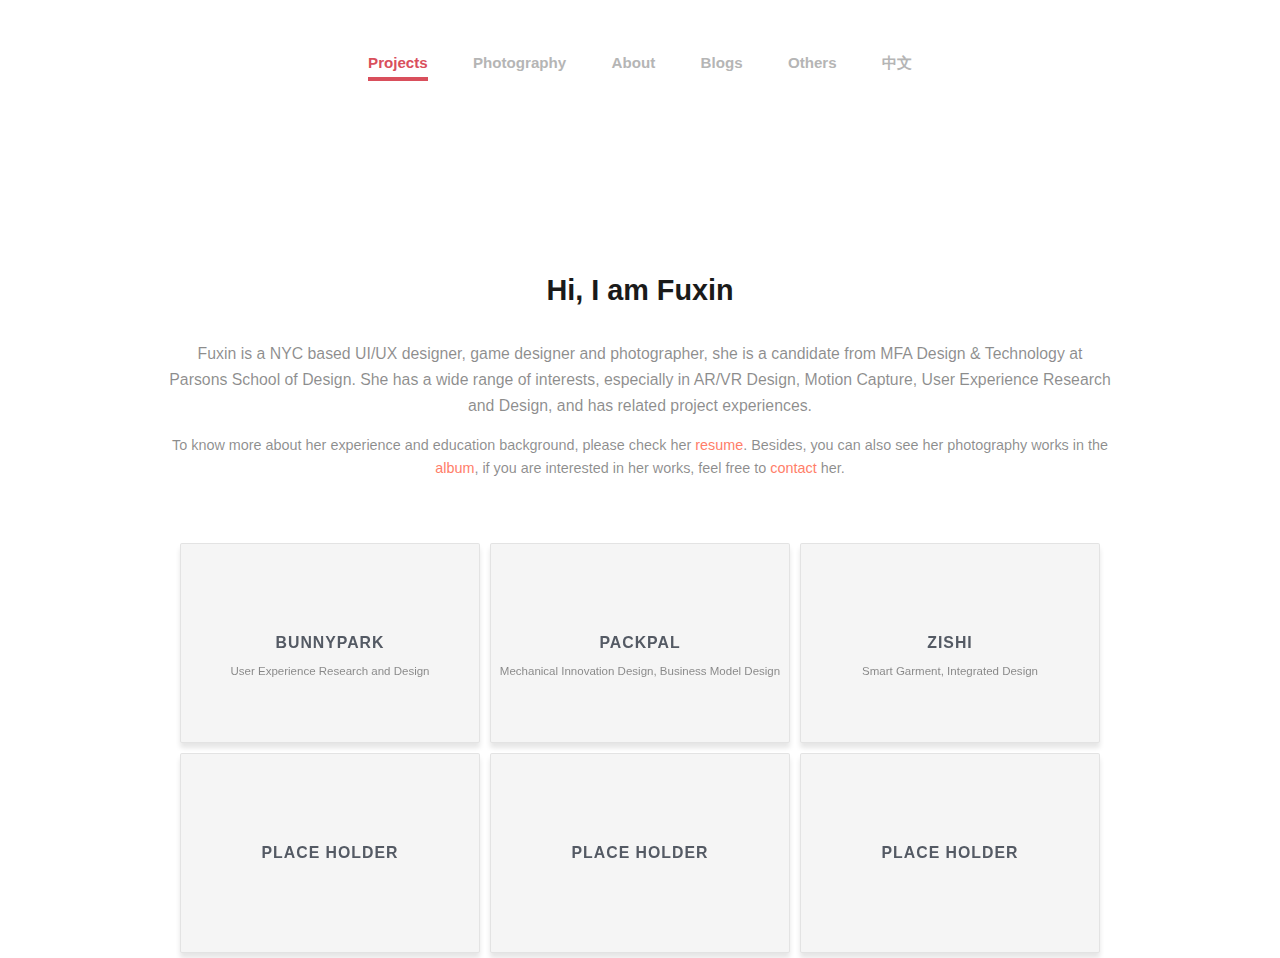
<file: index.html>
<!DOCTYPE html>
<html lang="en">
<head>
<meta charset="UTF-8">
<meta http-equiv="X-UA-Compatible" content="IE=edge,chrome=1"> 
<meta name="viewport" content="width=device-width, initial-scale=1.0">
<link rel="shortcut icon" type="image/x-icon" href="img/icon.png"/>
<title>Fuxin's portfolio</title>
<link rel="stylesheet" type="text/css" href="css/main.css">
<link rel="stylesheet" type="text/css" href="css/normalize.css" />
<link rel="stylesheet" type="text/css" href="css/component.css" />
</head>
<div class='container'>
  <section class="section section--menu" id="Prospero">
      <nav class="menu menu--prospero">
        <ul class="menu__list">
          <li class="menu__item menu__item--current"><a class="menu__link" onclick="javascript:setTimeout(function(){location.href='index.html';},150);">Projects</a></li>
          <li class="menu__item"><a class="menu__link" onclick="javascript:setTimeout(function(){location.href='gallery.html';},150);">Photography</a></li>
          <li class="menu__item"><a class="menu__link" onclick="javascript:setTimeout(function(){location.href='about.html';},150);">About</a></li>
          <li class="menu__item"><a class="menu__link" onclick="javascript:setTimeout(function(){location.href='blogs.html';},150);">Blogs</a></li>
          <li class="menu__item"><a class="menu__link" onclick="javascript:setTimeout(function(){location.href='blogs_cn.html';},150);">Others</a></li>
          <li class="menu__item"><a class="menu__link" onclick="javascript:setTimeout(function(){location.href='index_cn.html';},150);">中文</a></li>
        </ul>
      </nav>
    </section>
<header>
<h1 >Hi, I am Fuxin</h1>
<p>
Fuxin is a NYC based UI/UX designer, game designer and photographer, she is a candidate from MFA Design & Technology at Parsons School of Design. She has a wide range of interests, especially in AR/VR Design, Motion Capture, User Experience Research and Design, and has related project experiences.
</p>
<p class='small'>
To know more about her experience and education background, please check her <a href="EnResume.pdf">resume</a>. Besides, you can also see her photography works in the <a href="gallery.html">album</a>, if you are interested in her works, feel free to <a href="about.html">contact</a> her.
</p>
</header>
<main>
<div class='items'>
<a href="BunnyPark.html">
<div class='item'>
<svg preserveAspectRatio='xMidYMid slice' viewBox='0 0 300 200'>
<defs>
<clipPath id='clip-0'>
<circle cx='0' cy='0' fill='#000' r='150px'></circle>
</clipPath>
</defs>
<text class='svg-text' dy='.3em' x='50%' y='50%'>
BunnyPark
</text>
<g clip-path='url(#clip-0)'>
<image height='100%' preserveAspectRatio='xMinYMin slice' width='100%' xlink:href='img/BunnyPark/BunnyPark.png'></image>
<text class='svg-masked-text' dy='.3em' x='50%' y='50%'>
BunnyPark
<div class="subtitle"><br/><br/><br/>User Experience Research and Design</div>
</text>
</g>
</svg>
</div>
</a>
<div class='item'>
<a href="PackPal.html">
<svg preserveAspectRatio='xMidYMid slice' viewBox='0 0 300 200'>
<defs>
<clipPath id='clip-1'>
<circle cx='0' cy='0' fill='#000' r='150px'></circle>
</clipPath>
</defs>
<text class='svg-text' dy='.3em' x='50%' y='50%'>
PackPal
</text>
<g clip-path='url(#clip-1)'>
<image height='100%' preserveAspectRatio='xMinYMin slice' width='100%' xlink:href='img/PackPal/PackPalCover.jpg'></image>
<text class='svg-masked-text' dy='.3em' x='50%' y='50%'>
PackPal
<div class="subtitle"><br/><br/><br/>Mechanical Innovation Design, Business Model Design</div>
</text>
</g>
</svg>
</a>
</div>
<div class='item'>
<svg preserveAspectRatio='xMidYMid slice' viewBox='0 0 300 200'>
<defs>
<clipPath id='clip-2'>
<circle cx='0' cy='0' fill='#000' r='150px'></circle>
</clipPath>
</defs>
<text class='svg-text' dy='.3em' x='50%' y='50%'>
Zishi
</text>
<g clip-path='url(#clip-2)'>
<a href="Zishi.html"><image height='100%' preserveAspectRatio='xMinYMin slice' width='100%' xlink:href='img/Gallery/Bird.jpg'></image></a>
<a href="Zishi.html"><text class='svg-masked-text' dy='.3em' x='50%' y='50%'>
Zishi
<div class="subtitle"><br/><br/><br/>Smart Garment, Integrated Design</div>
</text>
</g>
</svg>
</a>
</div>
<div class='item'>
<svg preserveAspectRatio='xMidYMid slice' viewBox='0 0 300 200'>
<defs>
<clipPath id='clip-3'>
<circle cx='0' cy='0' fill='#000' r='150px'></circle>
</clipPath>
</defs>
<text class='svg-text' dy='.3em' x='50%' y='50%'>
Place Holder
</text>
<g clip-path='url(#clip-3)'>
<image height='100%' preserveAspectRatio='xMinYMin slice' width='100%' xlink:href='https://s3-us-west-2.amazonaws.com/s.cdpn.io/9473/i-angus.png'></image>
<text class='svg-masked-text' dy='.3em' x='50%' y='50%'>
Place Holder
</text>
</g>
</svg>
</div>
<div class='item'>
<svg preserveAspectRatio='xMidYMid slice' viewBox='0 0 300 200'>
<defs>
<clipPath id='clip-4'>
<circle cx='0' cy='0' fill='#000' r='150px'></circle>
</clipPath>
</defs>
<text class='svg-text' dy='.3em' x='50%' y='50%'>
Place Holder
</text>
<g clip-path='url(#clip-4)'>
<image height='100%' preserveAspectRatio='xMinYMin slice' width='100%' xlink:href='https://s3-us-west-2.amazonaws.com/s.cdpn.io/9473/i-huitzi.png'></image>
<text class='svg-masked-text' dy='.3em' x='50%' y='50%'>
Place Holder
</text>
</g>
</svg>
</div>
<div class='item'>
<svg preserveAspectRatio='xMidYMid slice' viewBox='0 0 300 200'>
<defs>
<clipPath id='clip-5'>
<circle cx='0' cy='0' fill='#000' r='150px'></circle>
</clipPath>
</defs>
<text class='svg-text' dy='.3em' x='50%' y='50%'>
Place Holder
</text>
<g clip-path='url(#clip-5)'>
<image height='100%' preserveAspectRatio='xMinYMin slice' width='100%' xlink:href='https://s3-us-west-2.amazonaws.com/s.cdpn.io/9473/i-dali.png'></image>
<text class='svg-masked-text' dy='.3em' x='50%' y='50%'>
Place Holder
</text>
</g>
</svg>
</div>

</main>
</div>
<script id="rendered-js">

var items = []
  , point = document.querySelector('svg').createSVGPoint();

function getCoordinates(e, svg) {
  point.x = e.clientX;
  point.y = e.clientY;
  return point.matrixTransform(svg.getScreenCTM().inverse());
}

function Item(config) {
  Object.keys(config).forEach(function (item) {
    this[item] = config[item];
  }, this);
  this.el.addEventListener('mousemove', this.mouseMoveHandler.bind(this));
  this.el.addEventListener('touchmove', this.touchMoveHandler.bind(this));
}

Item.prototype = {
  update: function update(c) {
    this.clip.setAttribute('cx', c.x);
    this.clip.setAttribute('cy', c.y);
  },
  mouseMoveHandler: function mouseMoveHandler(e) {
    this.update(getCoordinates(e, this.svg));
  },
  touchMoveHandler: function touchMoveHandler(e) {
    e.preventDefault();
    var touch = e.targetTouches[0];
    if (touch) return this.update(getCoordinates(touch, this.svg));
  }
};

[].slice.call(document.querySelectorAll('.item'), 0).forEach(function (item, index) {
  items.push(new Item({
    el: item,
    svg: item.querySelector('svg'),
    clip: document.querySelector('#clip-'+index+' circle'),
  }));
});
    </script>

<!--nav-->
<script src="js/classienav.js"></script>
  <script src="js/clipboard.min.js"></script>
  <script>
    (function() {
      [].slice.call(document.querySelectorAll('.menu')).forEach(function(menu) {
        var menuItems = menu.querySelectorAll('.menu__link'),
          setCurrent = function(ev) {
            ev.preventDefault();

            var item = ev.target.parentNode; // li

            // return if already current
            if( classie.has(item, 'menu__item--current') ) {
              return false;
            }
            // remove current
            classie.remove(menu.querySelector('.menu__item--current'), 'menu__item--current');
            // set current
            classie.add(item, 'menu__item--current');
          };

        [].slice.call(menuItems).forEach(function(el) {
          el.addEventListener('click', setCurrent);
        });
      });
    })(window);
  </script>
</body>
</html>
</file>
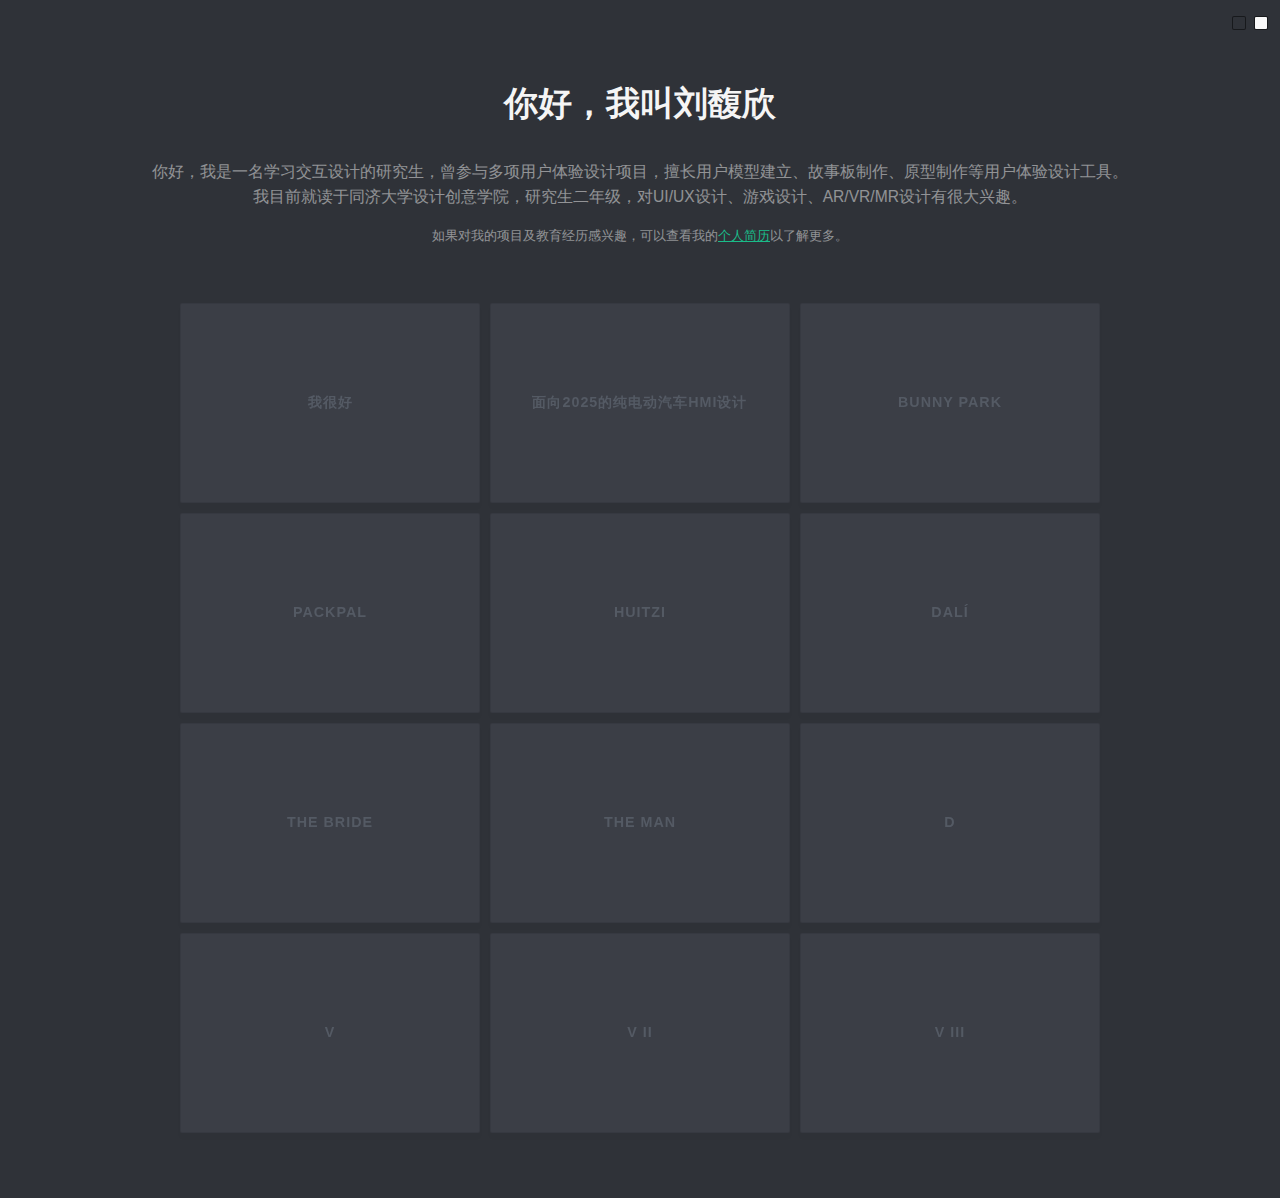
<file: Index.html>
<!DOCTYPE html>
<html lang="en">
<head>
<meta charset="UTF-8">
<link rel="shortcut icon" type="image/x-icon" href="img/icon.png"/>
<title>刘馥欣作品集</title>
<link rel="stylesheet" type="text/css" href="Main.css">
</head>
<body translate="no">
<div class='container'>
<header>
<h1>你好，我叫刘馥欣</h1>
<p>
你好，我是一名学习交互设计的研究生，曾参与多项用户体验设计项目，擅长用户模型建立、故事板制作、原型制作等用户体验设计工具。<br>
我目前就读于同济大学设计创意学院，研究生二年级，对UI/UX设计、游戏设计、AR/VR/MR设计有很大兴趣。
</p>
<p class='small'>
如果对我的项目及教育经历感兴趣，可以查看我的<a href="中文简历.pdf">个人简历</a>以了解更多。
</p>
</header>
<main>
 <div class='items'>
<div class='item'>
<svg preserveAspectRatio='xMidYMid slice' viewBox='0 0 300 200'>
<defs>
<clipPath id='clip-0'>
<circle cx='0' cy='0' fill='#000' r='150px'></circle>
</clipPath>
</defs>
<text class='svg-text' dy='.3em' x='50%' y='50%'>
我很好
</text>
<g clip-path='url(#clip-0)'>
<a href="Iamfine.html"><image height='100%' preserveAspectRatio='xMinYMin slice' width='100%' xlink:href='img/Iamfine.png'></image></a>
<text class='svg-masked-text' dy='.3em' x='50%' y='50%'>
我很好
</text>
</g>
</svg>
</div>
<div class='item'>
<svg preserveAspectRatio='xMidYMid slice' viewBox='0 0 300 200'>
<defs>
<clipPath id='clip-1'>
<circle cx='0' cy='0' fill='#000' r='150px'></circle>
</clipPath>
</defs>
<text class='svg-text' dy='.3em' x='50%' y='50%'>
面向2025的纯电动汽车HMI设计
</text>
<g clip-path='url(#clip-1)'>
<image height='100%' preserveAspectRatio='xMinYMin slice' width='100%' xlink:href='https://s3-us-west-2.amazonaws.com/s.cdpn.io/9473/i-worms.png'></image>
<text class='svg-masked-text' dy='.3em' x='50%' y='50%'>
面向2025的纯电动汽车HMI设计
</text>
</g>
</svg>
</div>
<div class='item'>
<svg preserveAspectRatio='xMidYMid slice' viewBox='0 0 300 200'>
<defs>
<clipPath id='clip-2'>
<circle cx='0' cy='0' fill='#000' r='150px'></circle>
</clipPath>
</defs>
<text class='svg-text' dy='.3em' x='50%' y='50%'>
Bunny Park
</text>
<g clip-path='url(#clip-2)'>
<image height='100%' preserveAspectRatio='xMinYMin slice' width='100%' xlink:href='img/BunnyPark.jpg'></image>
<text class='svg-masked-text' dy='.3em' x='50%' y='50%'>
Bunny Park
</text>
</g>
</svg>
</div>
<div class='item'>
<svg preserveAspectRatio='xMidYMid slice' viewBox='0 0 300 200'>
<defs>
<clipPath id='clip-3'>
<circle cx='0' cy='0' fill='#000' r='150px'></circle>
</clipPath>
</defs>
<text class='svg-text' dy='.3em' x='50%' y='50%'>
PackPal
</text>
<g clip-path='url(#clip-3)'>
<image height='100%' preserveAspectRatio='xMinYMin slice' width='100%' xlink:href='https://s3-us-west-2.amazonaws.com/s.cdpn.io/9473/i-angus.png'></image>
<text class='svg-masked-text' dy='.3em' x='50%' y='50%'>
PackPal
</text>
</g>
</svg>
</div>
<div class='item'>
<svg preserveAspectRatio='xMidYMid slice' viewBox='0 0 300 200'>
<defs>
<clipPath id='clip-4'>
<circle cx='0' cy='0' fill='#000' r='150px'></circle>
</clipPath>
</defs>
<text class='svg-text' dy='.3em' x='50%' y='50%'>
Huitzi
</text>
<g clip-path='url(#clip-4)'>
<image height='100%' preserveAspectRatio='xMinYMin slice' width='100%' xlink:href='https://s3-us-west-2.amazonaws.com/s.cdpn.io/9473/i-huitzi.png'></image>
<text class='svg-masked-text' dy='.3em' x='50%' y='50%'>
Huitzi
</text>
</g>
</svg>
</div>
<div class='item'>
<svg preserveAspectRatio='xMidYMid slice' viewBox='0 0 300 200'>
<defs>
<clipPath id='clip-5'>
<circle cx='0' cy='0' fill='#000' r='150px'></circle>
</clipPath>
</defs>
<text class='svg-text' dy='.3em' x='50%' y='50%'>
Dalí
</text>
<g clip-path='url(#clip-5)'>
<image height='100%' preserveAspectRatio='xMinYMin slice' width='100%' xlink:href='https://s3-us-west-2.amazonaws.com/s.cdpn.io/9473/i-dali.png'></image>
<text class='svg-masked-text' dy='.3em' x='50%' y='50%'>
Dalí
</text>
</g>
</svg>
</div>
<div class='item'>
<svg preserveAspectRatio='xMidYMid slice' viewBox='0 0 300 200'>
<defs>
<clipPath id='clip-6'>
<circle cx='0' cy='0' fill='#000' r='150px'></circle>
</clipPath>
</defs>
<text class='svg-text' dy='.3em' x='50%' y='50%'>
The Bride
</text>
<g clip-path='url(#clip-6)'>
<image height='100%' preserveAspectRatio='xMinYMin slice' width='100%' xlink:href='https://s3-us-west-2.amazonaws.com/s.cdpn.io/9473/i-bride.png'></image>
<text class='svg-masked-text' dy='.3em' x='50%' y='50%'>
The Bride
</text>
</g>
</svg>
</div>
<div class='item'>
<svg preserveAspectRatio='xMidYMid slice' viewBox='0 0 300 200'>
<defs>
<clipPath id='clip-7'>
<circle cx='0' cy='0' fill='#000' r='150px'></circle>
</clipPath>
</defs>
<text class='svg-text' dy='.3em' x='50%' y='50%'>
The Man
</text>
<g clip-path='url(#clip-7)'>
<image height='100%' preserveAspectRatio='xMinYMin slice' width='100%' xlink:href='https://s3-us-west-2.amazonaws.com/s.cdpn.io/9473/i-man.png'></image>
<text class='svg-masked-text' dy='.3em' x='50%' y='50%'>
The Man
</text>
</g>
</svg>
</div>
<div class='item'>
<svg preserveAspectRatio='xMidYMid slice' viewBox='0 0 300 200'>
<defs>
<clipPath id='clip-8'>
<circle cx='0' cy='0' fill='#000' r='150px'></circle>
</clipPath>
</defs>
<text class='svg-text' dy='.3em' x='50%' y='50%'>
D
</text>
<g clip-path='url(#clip-8)'>
<image height='100%' preserveAspectRatio='xMinYMin slice' width='100%' xlink:href='https://s3-us-west-2.amazonaws.com/s.cdpn.io/9473/i-d.png'></image>
<text class='svg-masked-text' dy='.3em' x='50%' y='50%'>
D
</text>
</g>
</svg>
</div>
<div class='item'>
<svg preserveAspectRatio='xMidYMid slice' viewBox='0 0 300 200'>
<defs>
<clipPath id='clip-9'>
<circle cx='0' cy='0' fill='#000' r='150px'></circle>
</clipPath>
</defs>
<text class='svg-text' dy='.3em' x='50%' y='50%'>
V
</text>
<g clip-path='url(#clip-9)'>
<image height='100%' preserveAspectRatio='xMinYMin slice' width='100%' xlink:href='https://s3-us-west-2.amazonaws.com/s.cdpn.io/9473/i-v.png'></image>
<text class='svg-masked-text' dy='.3em' x='50%' y='50%'>
V
</text>
</g>
</svg>
</div>
<div class='item'>
<svg preserveAspectRatio='xMidYMid slice' viewBox='0 0 300 200'>
<defs>
<clipPath id='clip-10'>
<circle cx='0' cy='0' fill='#000' r='150px'></circle>
</clipPath>
</defs>
<text class='svg-text' dy='.3em' x='50%' y='50%'>
V II
</text>
<g clip-path='url(#clip-10)'>
<image height='100%' preserveAspectRatio='xMinYMin slice' width='100%' xlink:href='https://s3-us-west-2.amazonaws.com/s.cdpn.io/9473/i-v2.png'></image>
<text class='svg-masked-text' dy='.3em' x='50%' y='50%'>
V II
</text>
</g>
</svg>
</div>
<div class='item'>
<svg preserveAspectRatio='xMidYMid slice' viewBox='0 0 300 200'>
<defs>
<clipPath id='clip-11'>
<circle cx='0' cy='0' fill='#000' r='150px'></circle>
</clipPath>
</defs>
<text class='svg-text' dy='.3em' x='50%' y='50%'>
 V III
</text>
<g clip-path='url(#clip-11)'>
<image height='100%' preserveAspectRatio='xMinYMin slice' width='100%' xlink:href='https://s3-us-west-2.amazonaws.com/s.cdpn.io/9473/i-v3.png'></image>
<text class='svg-masked-text' dy='.3em' x='50%' y='50%'>
V III
</text>
</g>
</svg>
</div>
</div>
</main>
</div>
<div class='options'>
<button class='dark'></button>
<button class='light'></button>
</div>
<script id="rendered-js">
      /*
 * Noel Delgado | @pixelia_me
 */

var items = []
  , point = document.querySelector('svg').createSVGPoint();

function getCoordinates(e, svg) {
  point.x = e.clientX;
  point.y = e.clientY;
  return point.matrixTransform(svg.getScreenCTM().inverse());
}

function changeColor(e) {
  document.body.className = e.currentTarget.className;
}

function Item(config) {
  Object.keys(config).forEach(function (item) {
    this[item] = config[item];
  }, this);
  this.el.addEventListener('mousemove', this.mouseMoveHandler.bind(this));
  this.el.addEventListener('touchmove', this.touchMoveHandler.bind(this));
}

Item.prototype = {
  update: function update(c) {
    this.clip.setAttribute('cx', c.x);
    this.clip.setAttribute('cy', c.y);
  },
  mouseMoveHandler: function mouseMoveHandler(e) {
    this.update(getCoordinates(e, this.svg));
  },
  touchMoveHandler: function touchMoveHandler(e) {
    e.preventDefault();
    var touch = e.targetTouches[0];
    if (touch) return this.update(getCoordinates(touch, this.svg));
  }
};

[].slice.call(document.querySelectorAll('.item'), 0).forEach(function (item, index) {
  items.push(new Item({
    el: item,
    svg: item.querySelector('svg'),
    clip: document.querySelector('#clip-'+index+' circle'),
  }));
});

[].slice.call(document.querySelectorAll('button'), 0).forEach(function (button) {
  button.addEventListener('click', changeColor);
});
    </script>
</body>
</html>
</file>
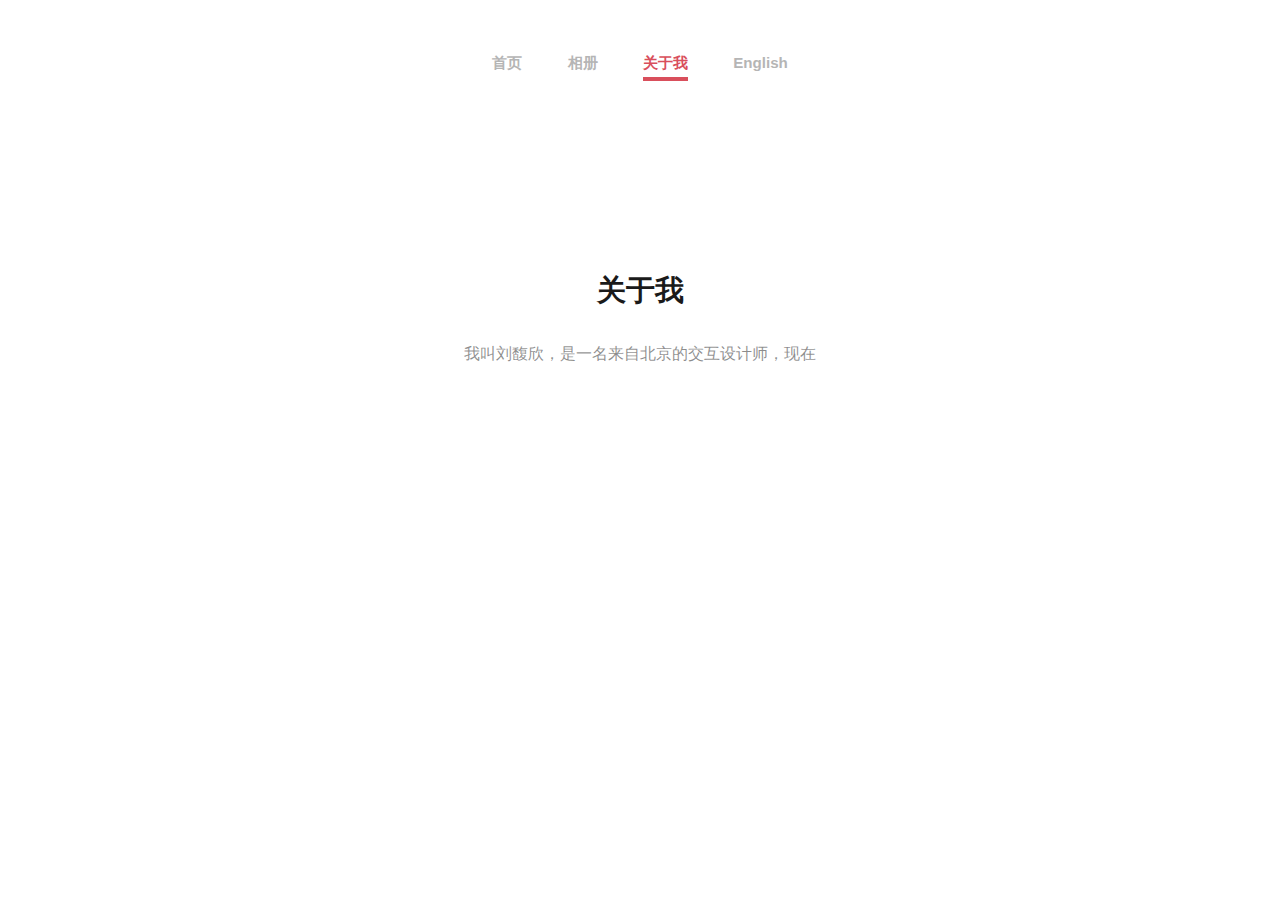
<file: about.html>
<!DOCTYPE html>
<html lang="en">
<head>
<meta charset="UTF-8">
<meta http-equiv="X-UA-Compatible" content="IE=edge,chrome=1"> 
<meta name="viewport" content="width=device-width, initial-scale=1.0">
<link rel="shortcut icon" type="image/x-icon" href="img/icon.png"/>
<title>关于我</title>
<link rel="stylesheet" type="text/css" href="css/main.css">
<link rel="stylesheet" type="text/css" href="css/normalize.css" />
<link rel="stylesheet" type="text/css" href="css/component.css" />
</head>
<body translate="no">
<div class='container'>
  <section class="section section--menu" id="Prospero">
      <nav class="menu menu--prospero">
        <ul class="menu__list">
          <li class="menu__item"><a class="menu__link" onclick="javascript:setTimeout(function(){location.href='index.html';},150);">首页</a></li>
          <li class="menu__item"><a class="menu__link" onclick="javascript:setTimeout(function(){location.href='gallery.html';},150);">相册</a></li>
          <li class="menu__item menu__item--current"><a class="menu__link" onclick="javascript:setTimeout(function(){location.href='about.html';},150);">关于我</a></li>
          <li class="menu__item"><a class="menu__link">English</a></li>
        </ul>
      </nav>
    </section>
<header>
<h1>关于我</h1>
<p>我叫刘馥欣，是一名来自北京的交互设计师，现在</p>
</header>
</div>
<!--nav-->
<script src="js/classienav.js"></script>
  <script src="js/clipboard.min.js"></script>
  <script>
    (function() {
      [].slice.call(document.querySelectorAll('.menu')).forEach(function(menu) {
        var menuItems = menu.querySelectorAll('.menu__link'),
          setCurrent = function(ev) {
            ev.preventDefault();

            var item = ev.target.parentNode; // li

            // return if already current
            if( classie.has(item, 'menu__item--current') ) {
              return false;
            }
            // remove current
            classie.remove(menu.querySelector('.menu__item--current'), 'menu__item--current');
            // set current
            classie.add(item, 'menu__item--current');
          };

        [].slice.call(menuItems).forEach(function(el) {
          el.addEventListener('click', setCurrent);
        });
      });
    })(window);
  </script>
</body>
</html>
</file>
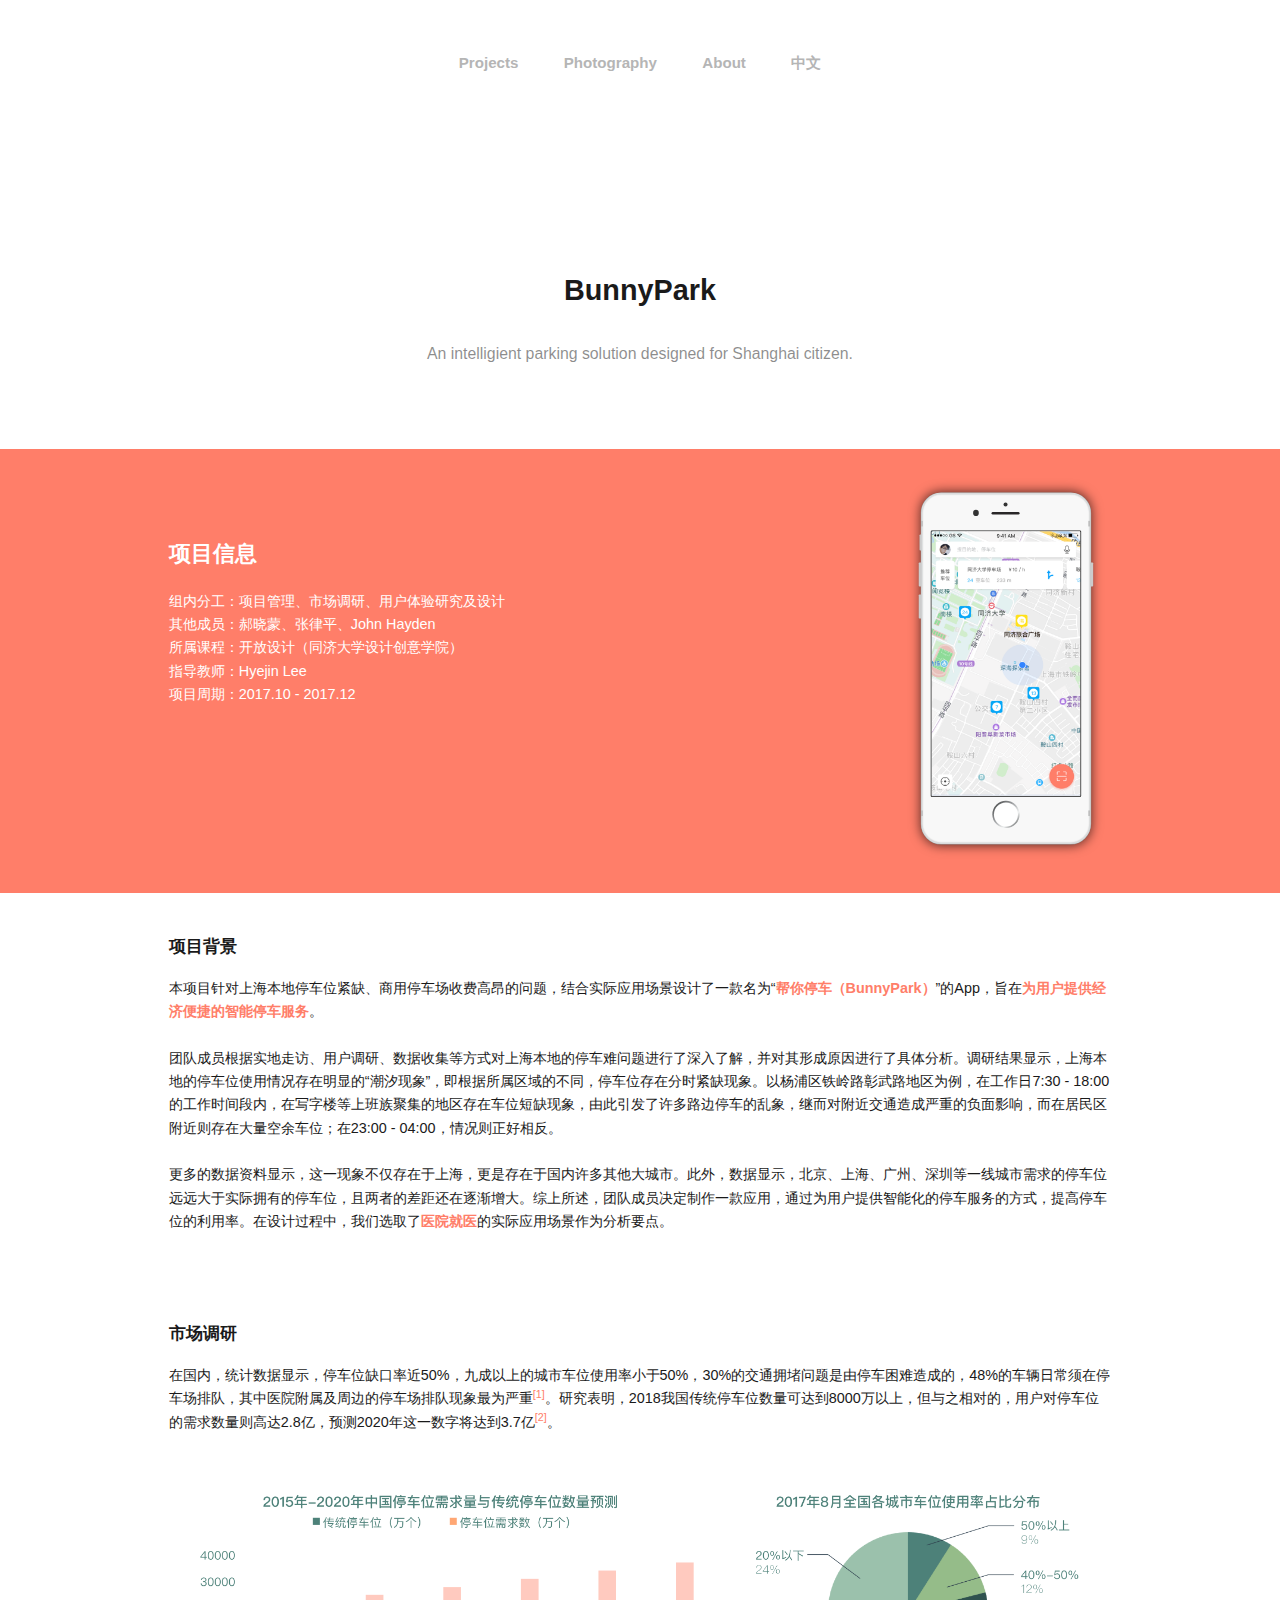
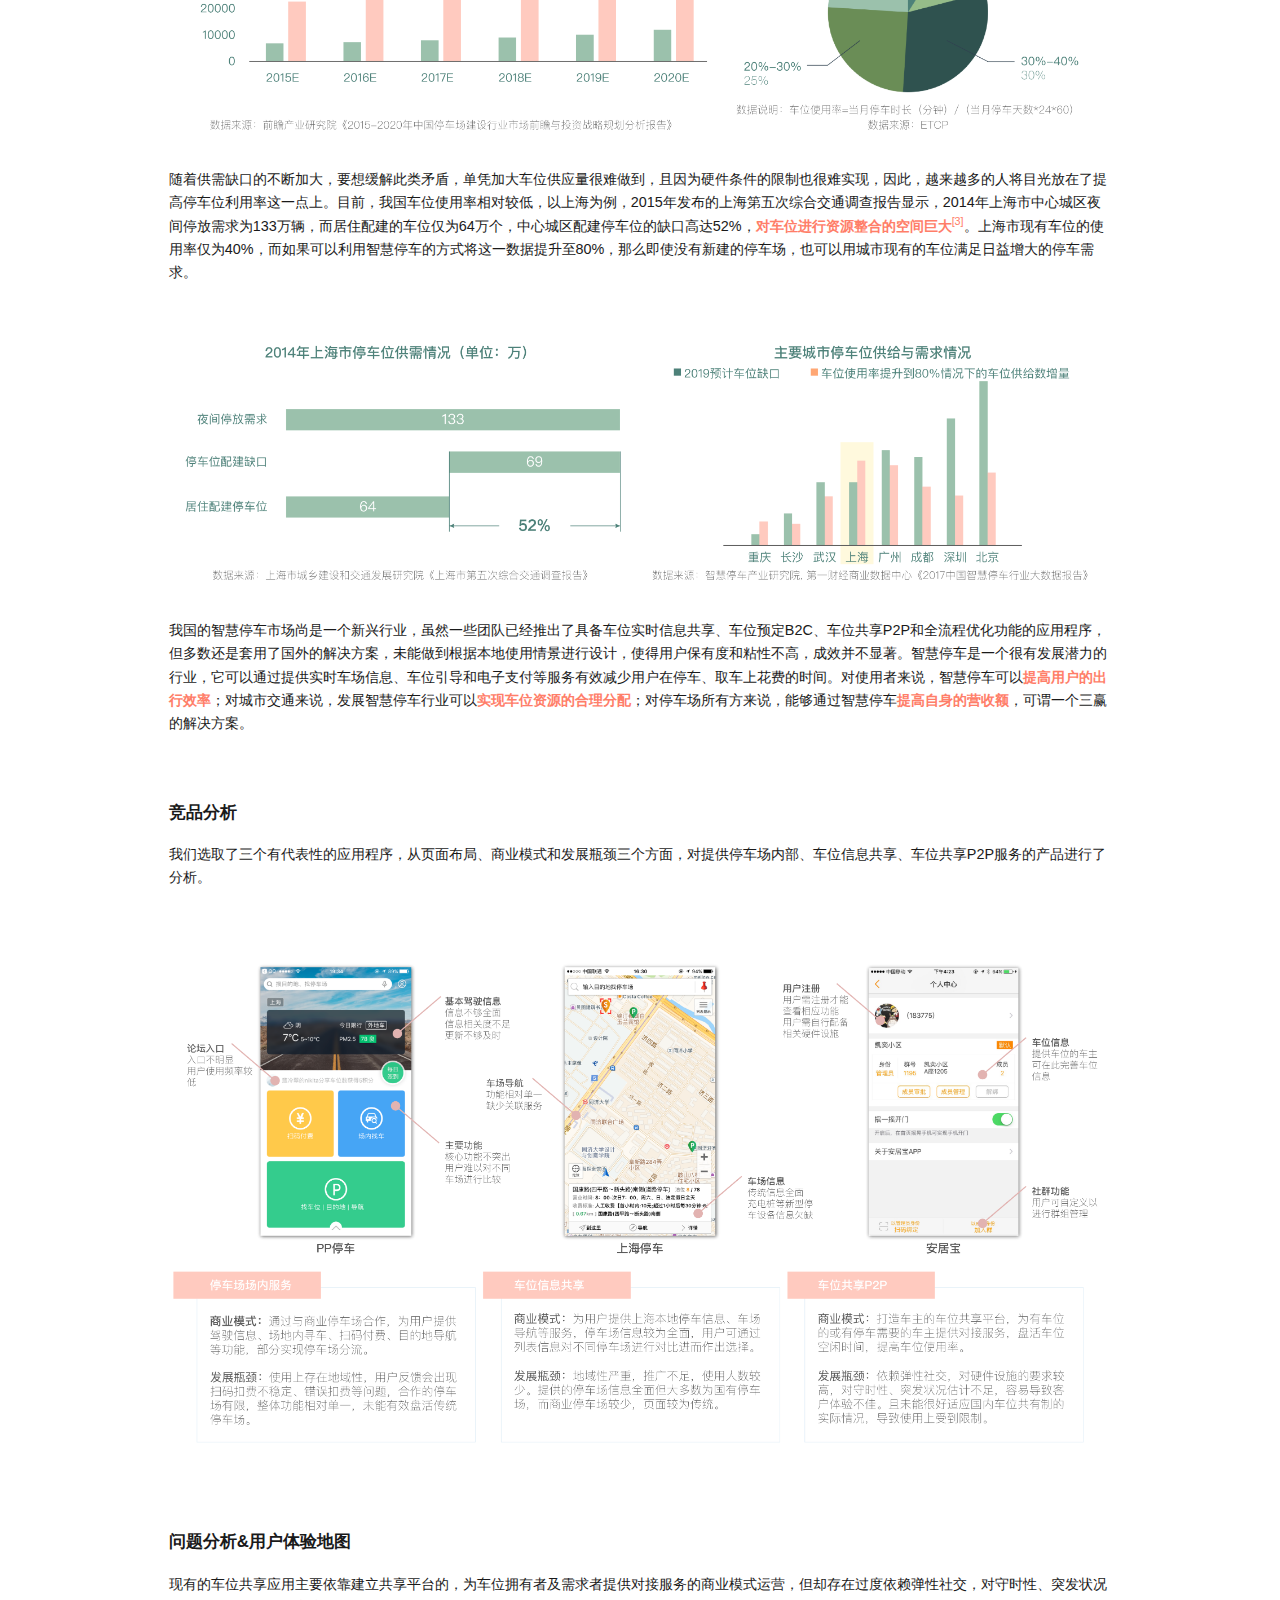
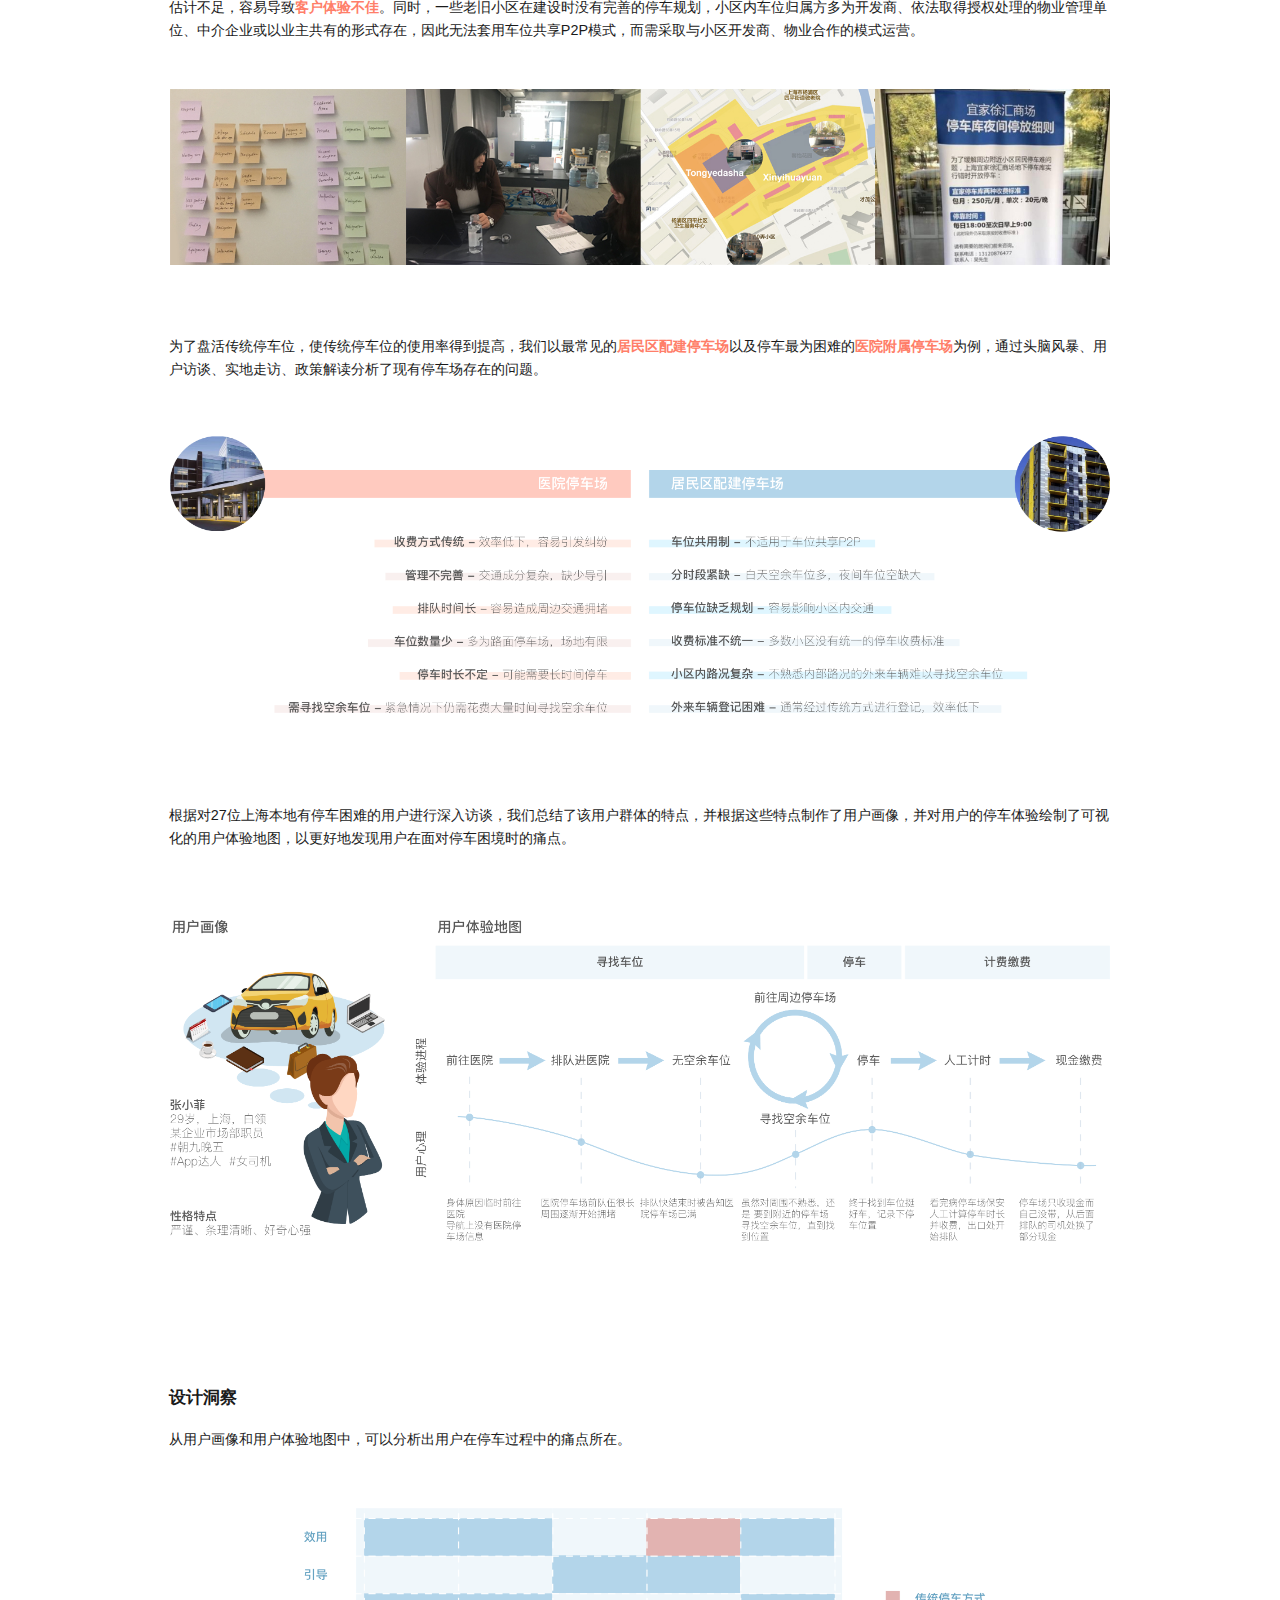
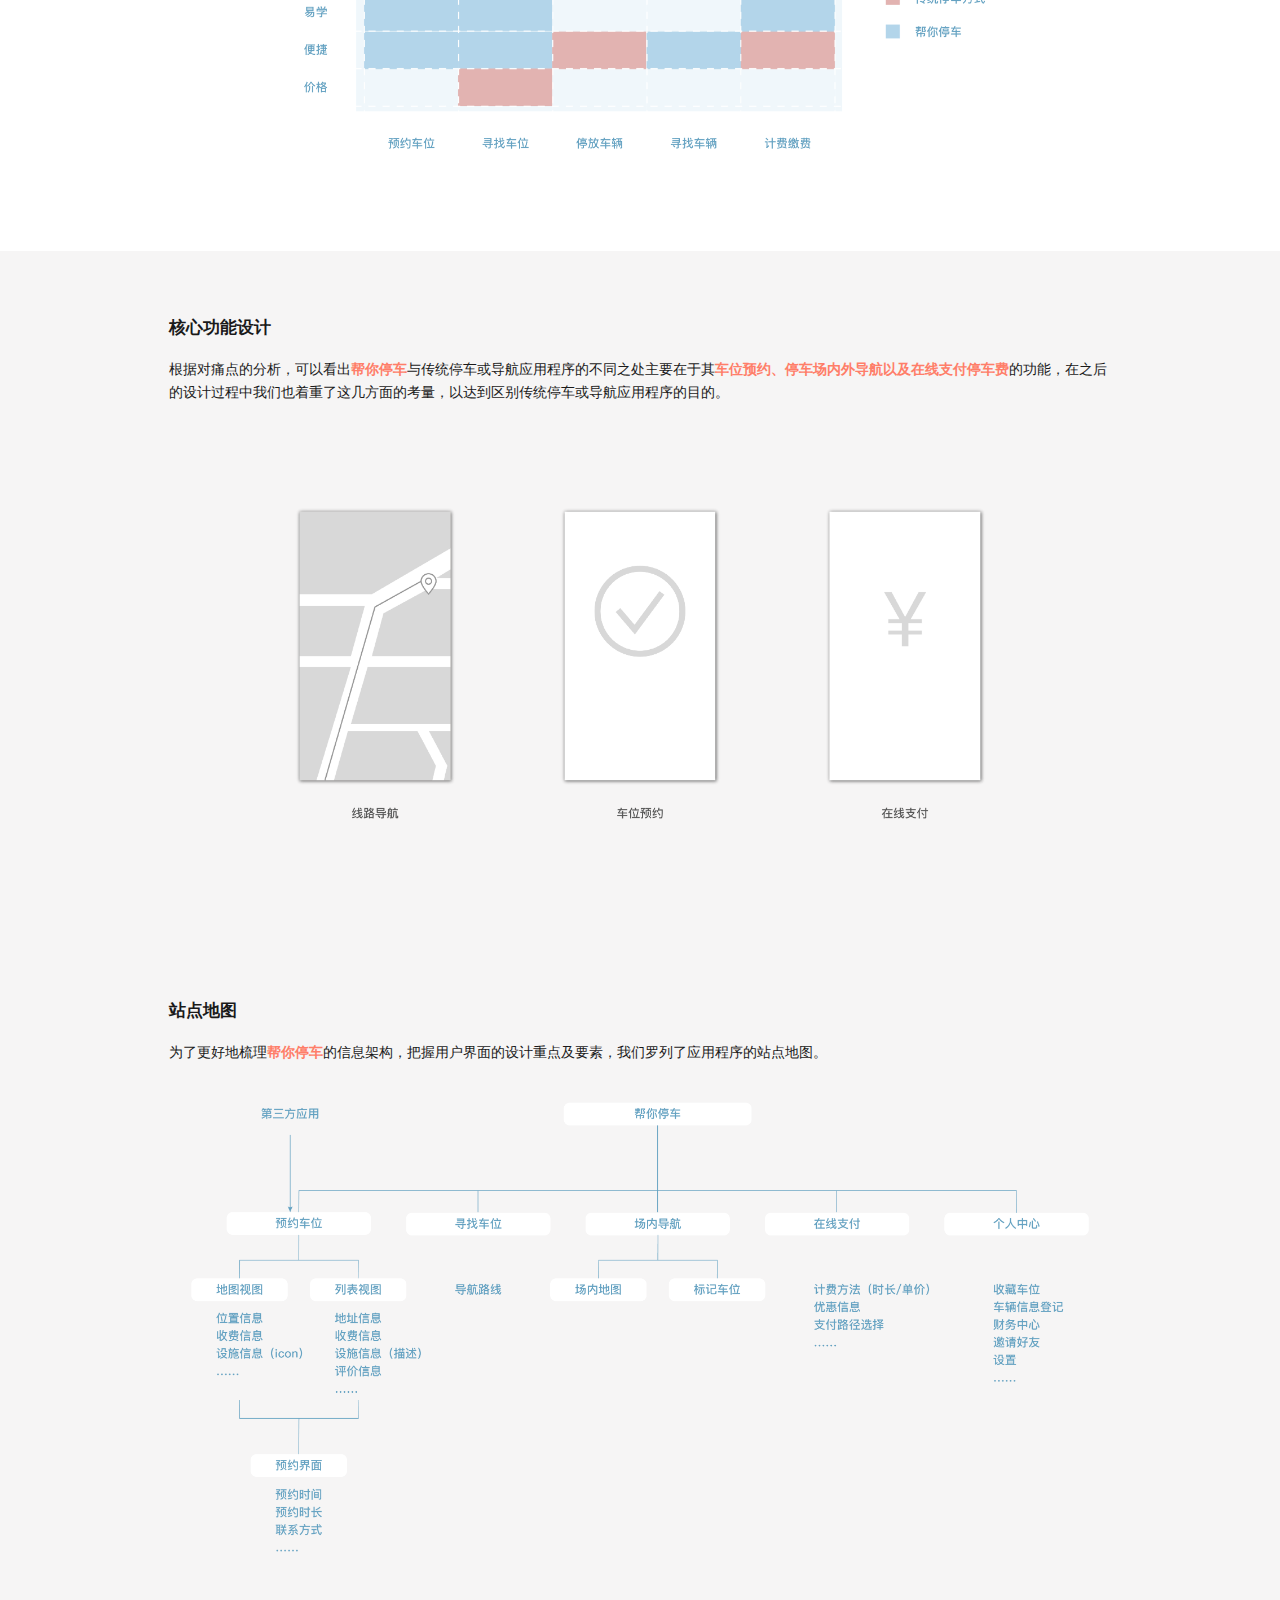
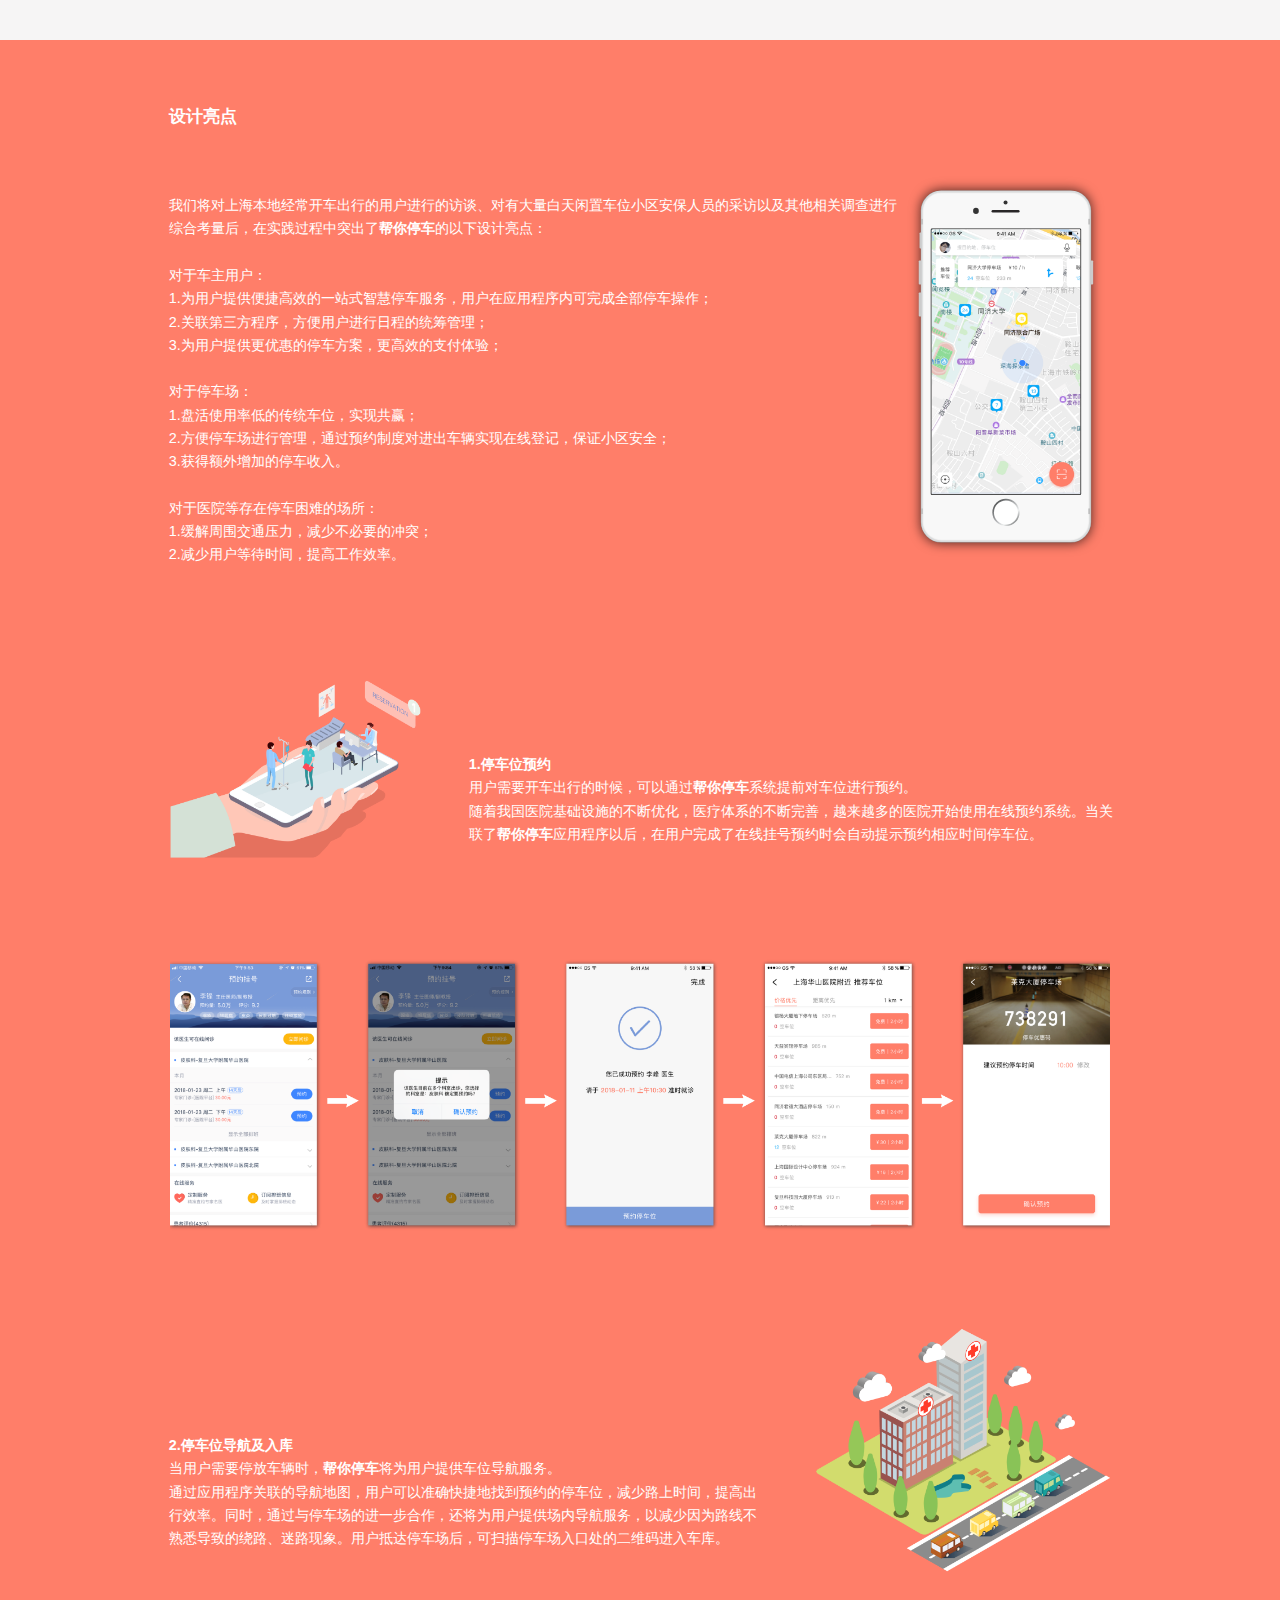
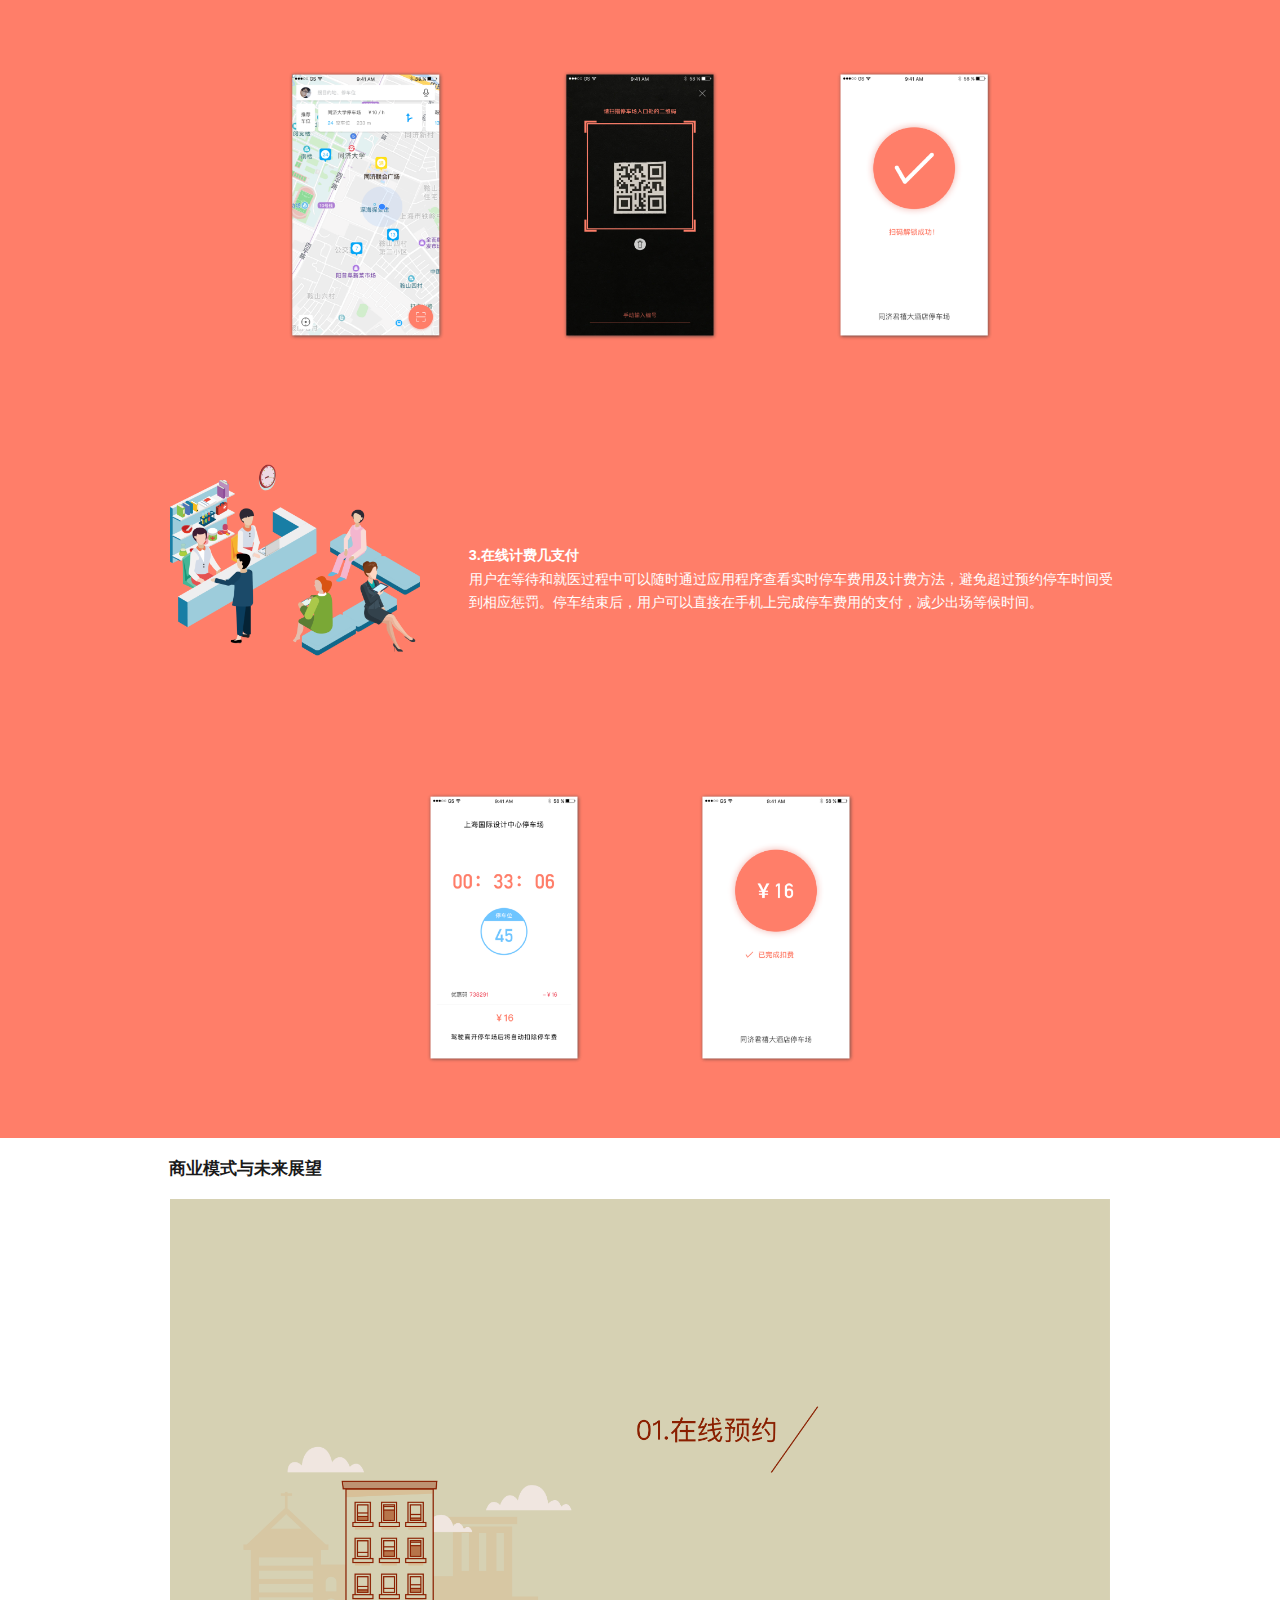
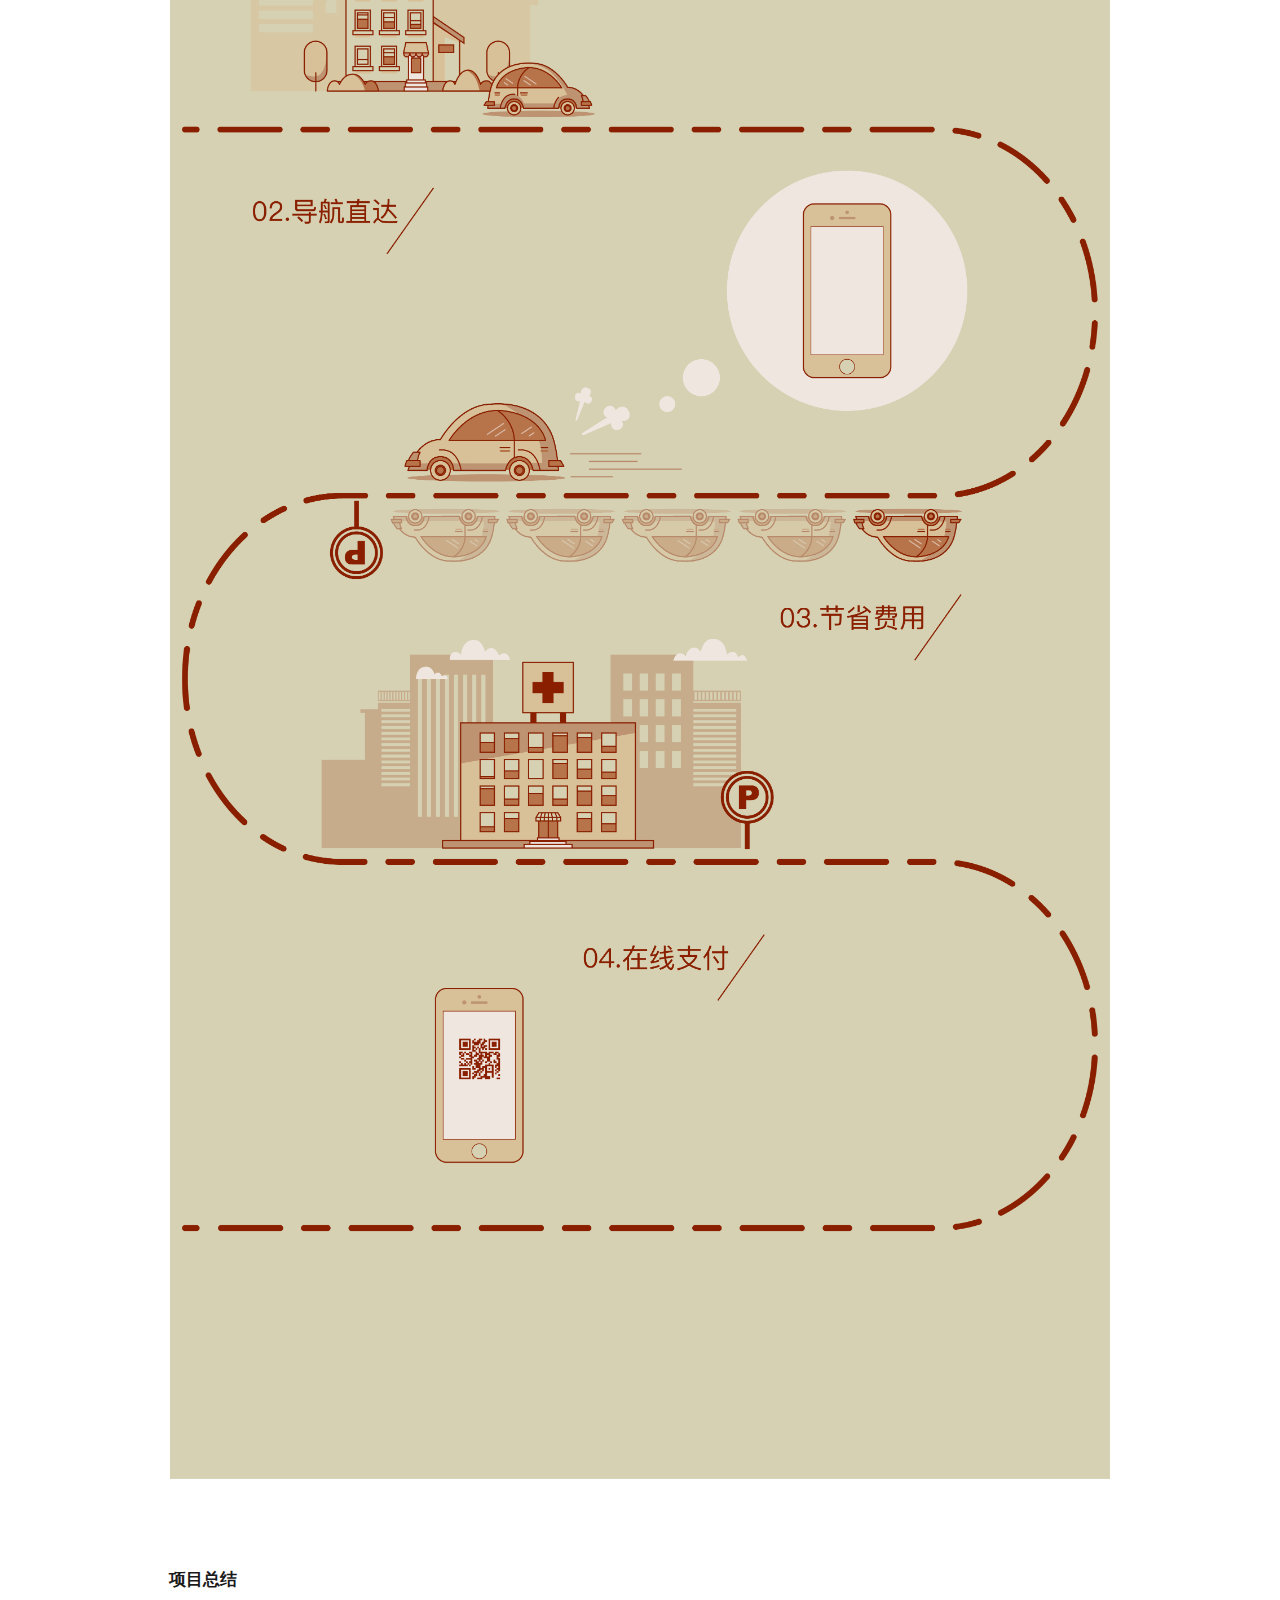
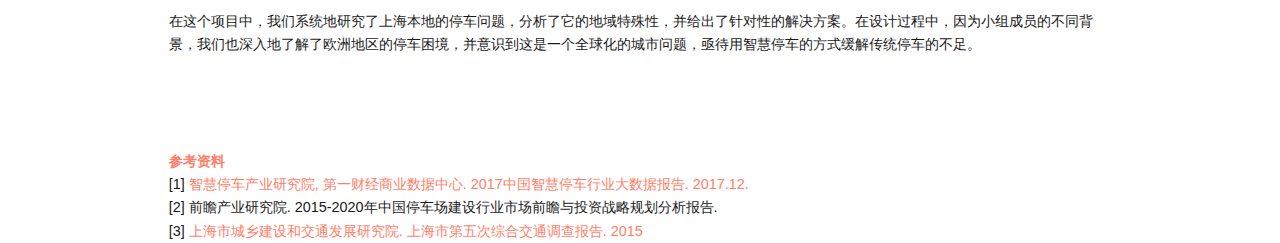
<file: BunnyPark.html>
<!DOCTYPE html>
<html lang="en">
<head>
	<link rel="stylesheet" type="text/css" href="css/main.css">
	<link rel="shortcut icon" type="image/x-icon" href="img/BunnyPark/BunnyParkLogo.png"/>
	<link rel="stylesheet" type="text/css" href="css/normalize.css" />
	<link rel="stylesheet" type="text/css" href="css/component.css" />
	<link rel="stylesheet" type="text/css" href="css/style.css">
</head>
<title>BunnyPark - Intelligent Parking Solution</title>
<body>
<div class='container'>
	<section class="section section--menu" id="Prospero">
      <nav class="menu menu--prospero">
        <ul class="menu__list">
          <li class="menu__item"><a class="menu__link" onclick="javascript:setTimeout(function(){location.href='index.html';},150);">Projects</a></li>
          <li class="menu__item"><a class="menu__link" onclick="javascript:setTimeout(function(){location.href='gallery.html';},150);">Photography</a></li>
          <li class="menu__item"><a class="menu__link" onclick="javascript:setTimeout(function(){location.href='中文简历.pdf';},150);">About</a></li>
          <li class="menu__item"><a class="menu__link">中文</a></li>
        </ul>
      </nav>
    </section>
<header>
	<h1>BunnyPark</h1>
	<p>An intelligient parking solution designed for Shanghai citizen.</p>
</header>
<br>
</div>
<section class="section--red" id="red">
	<div class='container'>
		<div class="iphone" style="zoom:0.5; float:right;margin:0">
			<div class="iphone-top">
				<span class="camera"></span>
				<span class="sensor"></span>
				<span class="speaker"></span>
			</div>
			<div class="top-bar"></div>
			<div class="iphone-screen">
				<img src="img/BunnyPark/10-Mainpage.png" alt="" />
			</div>
			<div class="buttons">
				<span class="on-off"></span>
				<span class="sleep"></span>
				<span class="up"></span>
				<span class="down"></span>
			</div>
			<div class="bottom-bar"></div>
			<div class="iphone-bottom">
				<span></span>
			</div>
		</div>
		<br/><br/><br/>
		<h2>项目信息</h2>
		组内分工：项目管理、市场调研、用户体验研究及设计<br>
		其他成员：郝晓蒙、张律平、John Hayden<br>
		所属课程：开放设计（同济大学设计创意学院）<br>
		指导教师：Hyejin Lee<br>
		项目周期：2017.10 - 2017.12<br>
		<br/><br/><br/><br/><br/><br/><br/><br/>
	</div>
</section>
<div class='container'>
<br/>
<h3>项目背景</h3>
本项目针对上海本地停车位紧缺、商用停车场收费高昂的问题，结合实际应用场景设计了一款名为“<b>帮你停车（BunnyPark）</b>”的App，旨在<b>为用户提供经济便捷的智能停车服务</b>。<br><br/>
团队成员根据实地走访、用户调研、数据收集等方式对上海本地的停车难问题进行了深入了解，并对其形成原因进行了具体分析。调研结果显示，上海本地的停车位使用情况存在明显的“潮汐现象”，即根据所属区域的不同，停车位存在分时紧缺现象。以杨浦区铁岭路彰武路地区为例，在工作日7:30 - 18:00的工作时间段内，在写字楼等上班族聚集的地区存在车位短缺现象，由此引发了许多路边停车的乱象，继而对附近交通造成严重的负面影响，而在居民区附近则存在大量空余车位；在23:00 - 04:00，情况则正好相反。<br><br/>
更多的数据资料显示，这一现象不仅存在于上海，更是存在于国内许多其他大城市。此外，数据显示，北京、上海、广州、深圳等一线城市需求的停车位远远大于实际拥有的停车位，且两者的差距还在逐渐增大。综上所述，团队成员决定制作一款应用，通过为用户提供智能化的停车服务的方式，提高停车位的利用率。在设计过程中，我们选取了<b>医院就医</b>的实际应用场景作为分析要点。<br><br/>
<br/><br/>

<h3>市场调研</h3>
在国内，统计数据显示，停车位缺口率近50%，九成以上的城市车位使用率小于50%，30%的交通拥堵问题是由停车困难造成的，48%的车辆日常须在停车场排队，其中医院附属及周边的停车场排队现象最为严重<sup><a href="#ref1">[1]</a></sup>。研究表明，2018我国传统停车位数量可达到8000万以上，但与之相对的，用户对停车位的需求数量则高达2.8亿，预测2020年这一数字将达到3.7亿<sup><a href="#ref2">[2]</a></sup>。<br><br/><br/>
<div><image src="img/BunnyPark/01-Data.png"><br></div>
随着供需缺口的不断加大，要想缓解此类矛盾，单凭加大车位供应量很难做到，且因为硬件条件的限制也很难实现，因此，越来越多的人将目光放在了提高停车位利用率这一点上。目前，我国车位使用率相对较低，以上海为例，2015年发布的上海第五次综合交通调查报告显示，2014年上海市中心城区夜间停放需求为133万辆，而居住配建的车位仅为64万个，中心城区配建停车位的缺口高达52%，<b>对车位进行资源整合的空间巨大</b><sup><a href="#ref3">[3]</a></sup>。上海市现有车位的使用率仅为40%，而如果可以利用智慧停车的方式将这一数据提升至80%，那么即使没有新建的停车场，也可以用城市现有的车位满足日益增大的停车需求。<br><br/><br/>
<div><image src="img/BunnyPark/02-Data.png"><br></div>
我国的智慧停车市场尚是一个新兴行业，虽然一些团队已经推出了具备车位实时信息共享、车位预定B2C、车位共享P2P和全流程优化功能的应用程序，但多数还是套用了国外的解决方案，未能做到根据本地使用情景进行设计，使得用户保有度和粘性不高，成效并不显著。智慧停车是一个很有发展潜力的行业，它可以通过提供实时车场信息、车位引导和电子支付等服务有效减少用户在停车、取车上花费的时间。对使用者来说，智慧停车可以<b>提高用户的出行效率</b>；对城市交通来说，发展智慧停车行业可以<b>实现车位资源的合理分配</b>；对停车场所有方来说，能够通过智慧停车<b>提高自身的营收额</b>，可谓一个三赢的解决方案。<br><br/>
<br/>
<h3>竞品分析</h3>
我们选取了三个有代表性的应用程序，从页面布局、商业模式和发展瓶颈三个方面，对提供停车场内部、车位信息共享、车位共享P2P服务的产品进行了分析。<br><br/><br/>
<div><image src="img/BunnyPark/03-Competitive.png"><br></div>
<br/>
<h3>问题分析&用户体验地图</h3>
现有的车位共享应用主要依靠建立共享平台的，为车位拥有者及需求者提供对接服务的商业模式运营，但却存在过度依赖弹性社交，对守时性、突发状况估计不足，容易导致<b>客户体验不佳</b>。同时，一些老旧小区在建设时没有完善的停车规划，小区内车位归属方多为开发商、依法取得授权处理的物业管理单位、中介企业或以业主共有的形式存在，因此无法套用车位共享P2P模式，而需采取与小区开发商、物业合作的模式运营。<br><br/><br/>
<div><image src="img/BunnyPark/04-Interview.jpg"><br></div><br/><br/>
为了盘活传统停车位，使传统停车位的使用率得到提高，我们以最常见的<b>居民区配建停车场</b>以及停车最为困难的<b>医院附属停车场</b>为例，通过头脑风暴、用户访谈、实地走访、政策解读分析了现有停车场存在的问题。<br><br/>
<div><image src="img/BunnyPark/05-Trouble.png"><br></div>
<br/>
根据对27位上海本地有停车困难的用户进行深入访谈，我们总结了该用户群体的特点，并根据这些特点制作了用户画像，并对用户的停车体验绘制了可视化的用户体验地图，以更好地发现用户在面对停车困境时的痛点。
<div><image src="img/BunnyPark/06-Persona.png"><br></div><br/>
<h3>设计洞察</h3>
从用户画像和用户体验地图中，可以分析出用户在停车过程中的痛点所在。<br>
<div><image src="img/BunnyPark/07-Painpoint.png"><br></div><br/>
</div>
<section class="section--grey">
	<br/><br/>
	<div class="container">
		<h3>核心功能设计</h3>
		根据对痛点的分析，可以看出<b>帮你停车</b>与传统停车或导航应用程序的不同之处主要在于其<b>车位预约、停车场内外导航以及在线支付停车费</b>的功能，在之后的设计过程中我们也着重了这几方面的考量，以达到区别传统停车或导航应用程序的目的。<br>
		<div><image src="img/BunnyPark/08-Function.png"><br></div><br/>
		<h3>站点地图</h3>
		为了更好地梳理<b>帮你停车</b>的信息架构，把握用户界面的设计重点及要素，我们罗列了应用程序的站点地图。<br>
		<div><image src="img/BunnyPark/09-Sitemap.png"><br></div><br/>
		</image></div>
		<section class="section--red">
			<div class="container">
				<br/><br/>
				<h3>设计亮点</h3>
				<div class="iphone" style="zoom:0.5; float:right;margin:0">
					<div class="iphone-top">
						<span class="camera"></span>
						<span class="sensor"></span>
						<span class="speaker"></span>
					</div>
					<div class="top-bar"></div>
					<div class="iphone-screen">
						<img src="img/BunnyPark/10-Mainpage.png" alt="" />
					</div>
					<div class="buttons">
						<span class="on-off"></span>
						<span class="sleep"></span>
						<span class="up"></span>
						<span class="down"></span>
					</div>
					<div class="bottom-bar"></div>
					<div class="iphone-bottom">
						<span></span>
					</div>
				</div><br><br/>
	我们将对上海本地经常开车出行的用户进行的访谈、对有大量白天闲置车位小区安保人员的采访以及其他相关调查进行综合考量后，在实践过程中突出了<b>帮你停车</b>的以下设计亮点：<br><br/>
	对于车主用户：<br>
	1.为用户提供便捷高效的一站式智慧停车服务，用户在应用程序内可完成全部停车操作；<br>
	2.关联第三方程序，方便用户进行日程的统筹管理；<br>
	3.为用户提供更优惠的停车方案，更高效的支付体验；<br>
	<br/>
	对于停车场：<br>
	1.盘活使用率低的传统车位，实现共赢；<br>
	2.方便停车场进行管理，通过预约制度对进出车辆实现在线登记，保证小区安全；<br>
	3.获得额外增加的停车收入。<br>
	<br/>
	对于医院等存在停车困难的场所：<br>
	1.缓解周围交通压力，减少不必要的冲突；<br>
	2.减少用户等待时间，提高工作效率。<br><br/><br/><br/>
	</div>
	<div class="container">	
	<div class="pleft" style="position: absolute;">
		<br/><br/><br/><br/><br/>
		<b>1.停车位预约</b><br/>
		用户需要开车出行的时候，可以通过<b>帮你停车</b>系统提前对车位进行预约。<br>
		随着我国医院基础设施的不断优化，医疗体系的不断完善，越来越多的医院开始使用在线预约系统。当关联了<b>帮你停车</b>应用程序以后，在用户完成了在线挂号预约时会自动提示预约相应时间停车位。<br>
	</div>
	<div><image src="img/BunnyPark/11-Scenario.png"><br></div><br/>	
	<div><image src="img/BunnyPark/12-UIpage.png"><br></div><br/>
	<div class="pright" style="position: absolute;">
			<br/><br/><br/><br/><br/>
			<b>2.停车位导航及入库</b><br/>
			当用户需要停放车辆时，<b>帮你停车</b>将为用户提供车位导航服务。<br>
			通过应用程序关联的导航地图，用户可以准确快捷地找到预约的停车位，减少路上时间，提高出行效率。同时，通过与停车场的进一步合作，还将为用户提供场内导航服务，以减少因为路线不熟悉导致的绕路、迷路现象。用户抵达停车场后，可扫描停车场入口处的二维码进入车库。<br>
		</div>
		<div><img src="img/BunnyPark/13-Scenario.png"><br></div><br/>
		<div><img src="img/BunnyPark/14-UIpage.png"><br></div><br/>
	</div>
	<div class="container">
	<div class="pleft" style="position: absolute;">
		<br/><br/><br/><br/><br/>
		<b>3.在线计费几支付</b><br/>
		用户在等待和就医过程中可以随时通过应用程序查看实时停车费用及计费方法，避免超过预约停车时间受到相应惩罚。停车结束后，用户可以直接在手机上完成停车费用的支付，减少出场等候时间。<br>
	</div>
	<div><image src="img/BunnyPark/15-Scenario.png"><br></div><br/>
	<div><img src="img/BunnyPark/16-UIpage.png"><br></div><br/>
</section>
</section>
<div class="container">
<h3>商业模式与未来展望</h3>
<div><image src="img/BunnyPark/17-Illustration.png"><br></div><br/>
<br/>
<h3>项目总结</h3>
在这个项目中，我们系统地研究了上海本地的停车问题，分析了它的地域特殊性，并给出了针对性的解决方案。在设计过程中，因为小组成员的不同背景，我们也深入地了解了欧洲地区的停车困境，并意识到这是一个全球化的城市问题，亟待用智慧停车的方式缓解传统停车的不足。<br>
<br/><br/><br/><br/>
<b>参考资料</b><br>
[1] <a id="ref1" href="#" onclick="window.open('https://cbndata.com/report/505/detail?isReading=report&page=1&readway=across')">智慧停车产业研究院, 第一财经商业数据中心. 2017中国智慧停车行业大数据报告. 2017.12.</a><br>
[2] <a id="ref2"></a>前瞻产业研究院. 2015-2020年中国停车场建设行业市场前瞻与投资战略规划分析报告. <br>
[3] <a id="ref3" href="#" onclick="window.open('https://wenku.baidu.com/view/6366c931195f312b3069a564.html?re=view')">上海市城乡建设和交通发展研究院. 上海市第五次综合交通调查报告. 2015</a><br>
</div>


<!--nav-->
<script src="js/classienav.js"></script>
  <script src="js/clipboard.min.js"></script>
  <script>
    (function() {
      [].slice.call(document.querySelectorAll('.menu')).forEach(function(menu) {
        var menuItems = menu.querySelectorAll('.menu__link'),
          setCurrent = function(ev) {
            ev.preventDefault();

            var item = ev.target.parentNode; // li

            // return if already current
            if( classie.has(item, 'menu__item--current') ) {
              return false;
            }
            // remove current
            classie.remove(menu.querySelector('.menu__item--current'), 'menu__item--current');
            // set current
            classie.add(item, 'menu__item--current');
          };

        [].slice.call(menuItems).forEach(function(el) {
          el.addEventListener('click', setCurrent);
        });
      });
    })(window);
  </script>
</body>
</file>
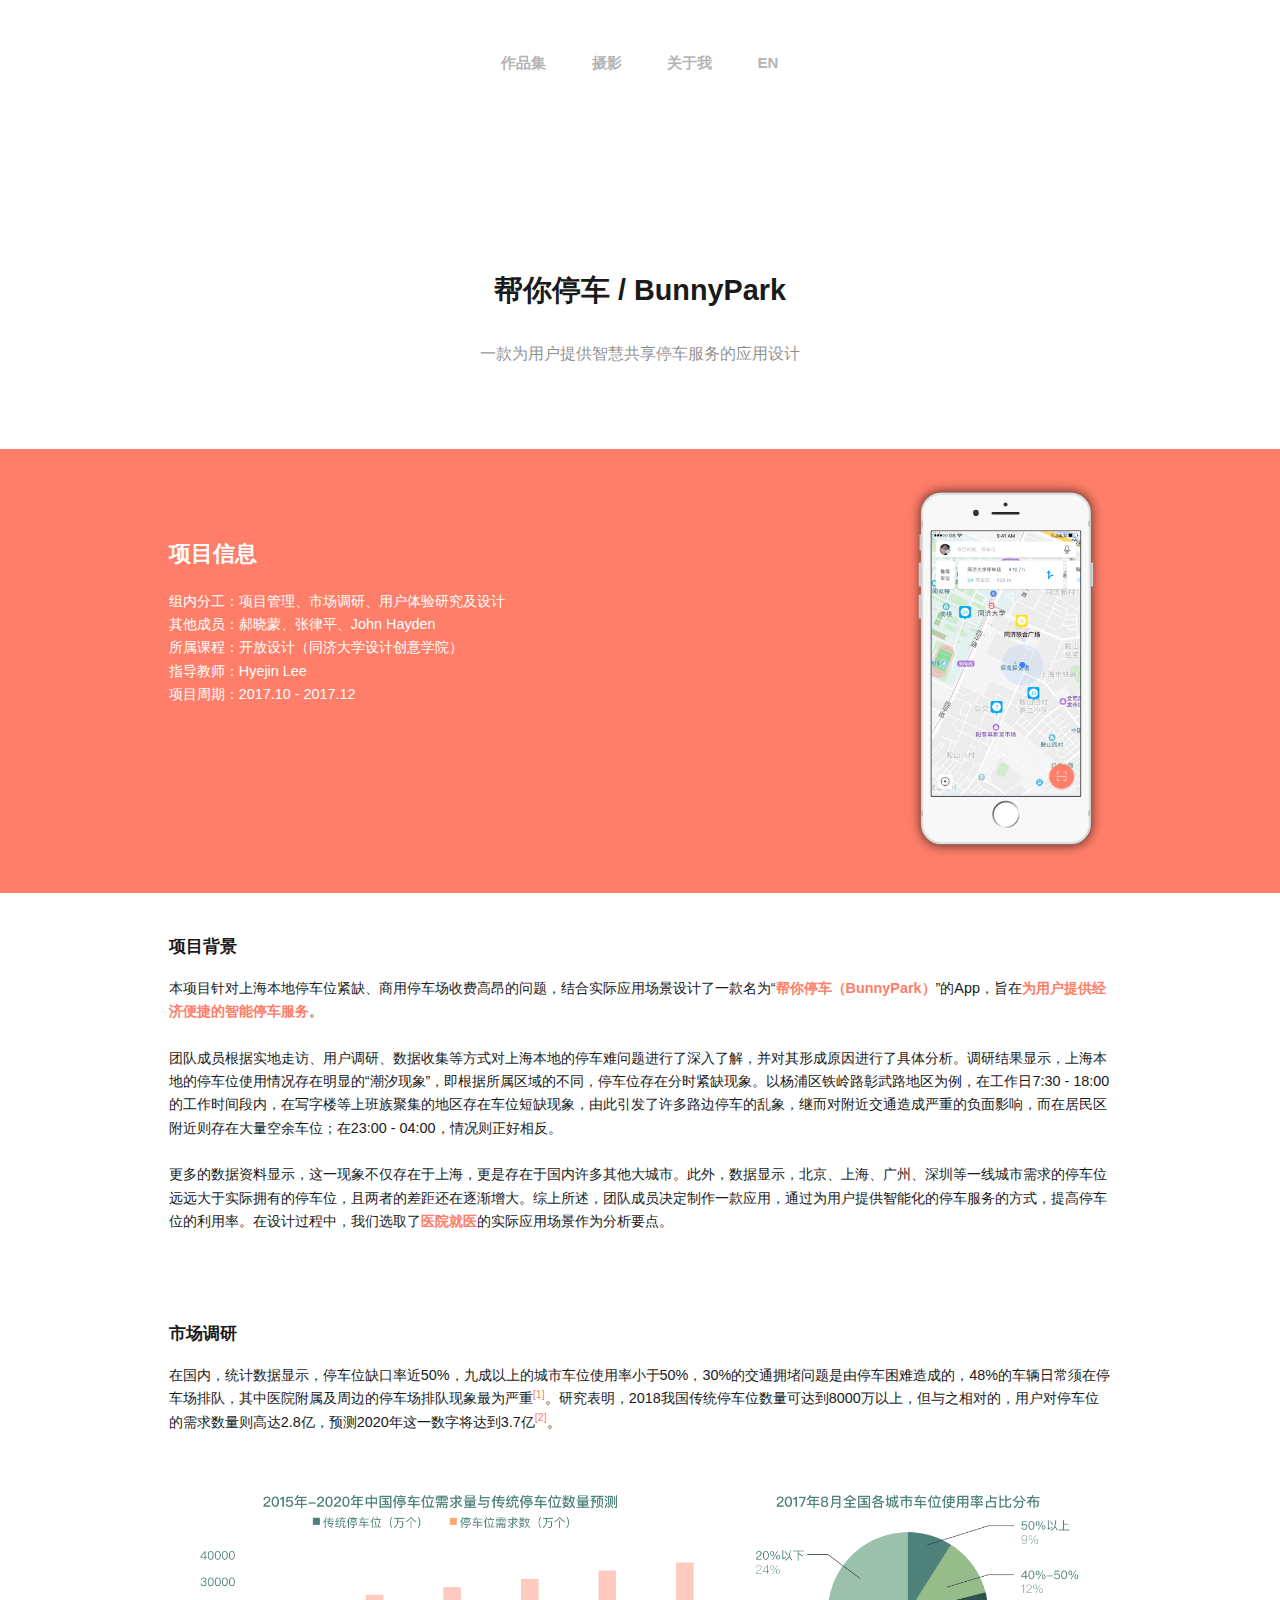
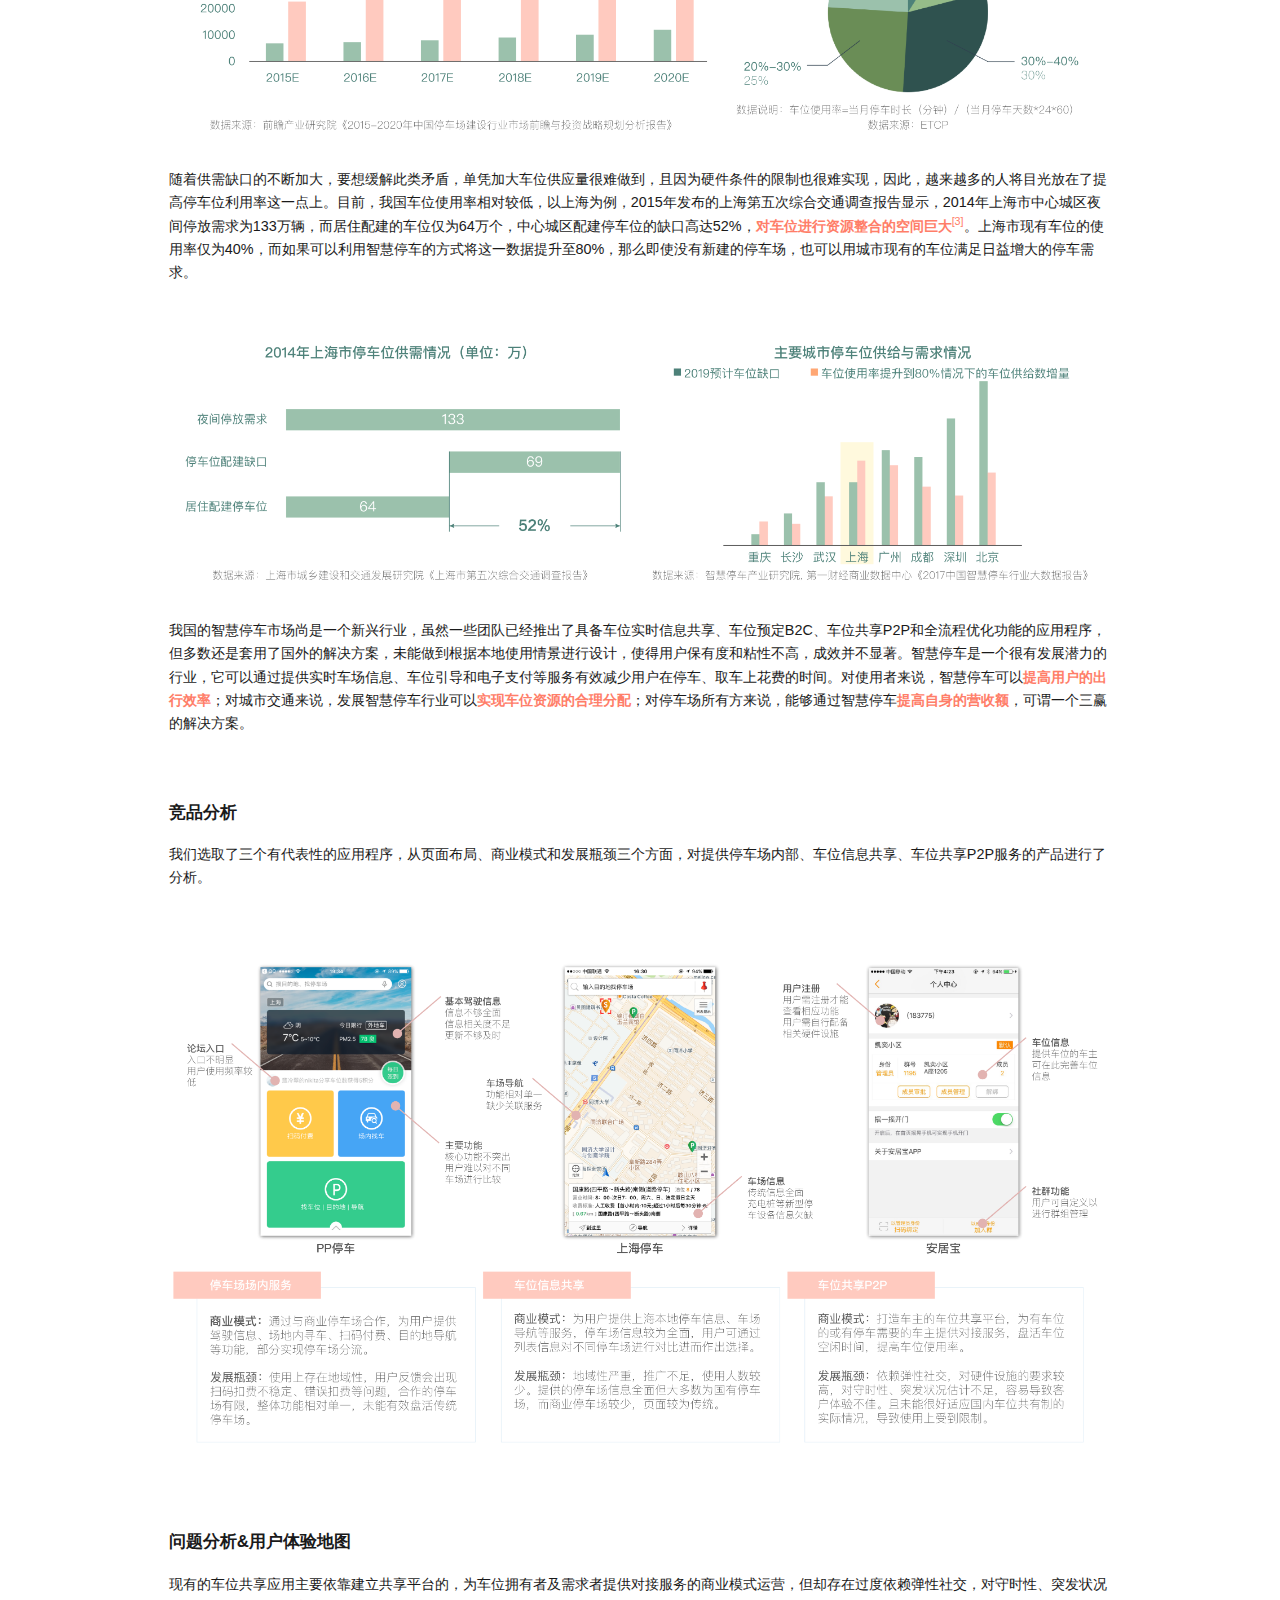
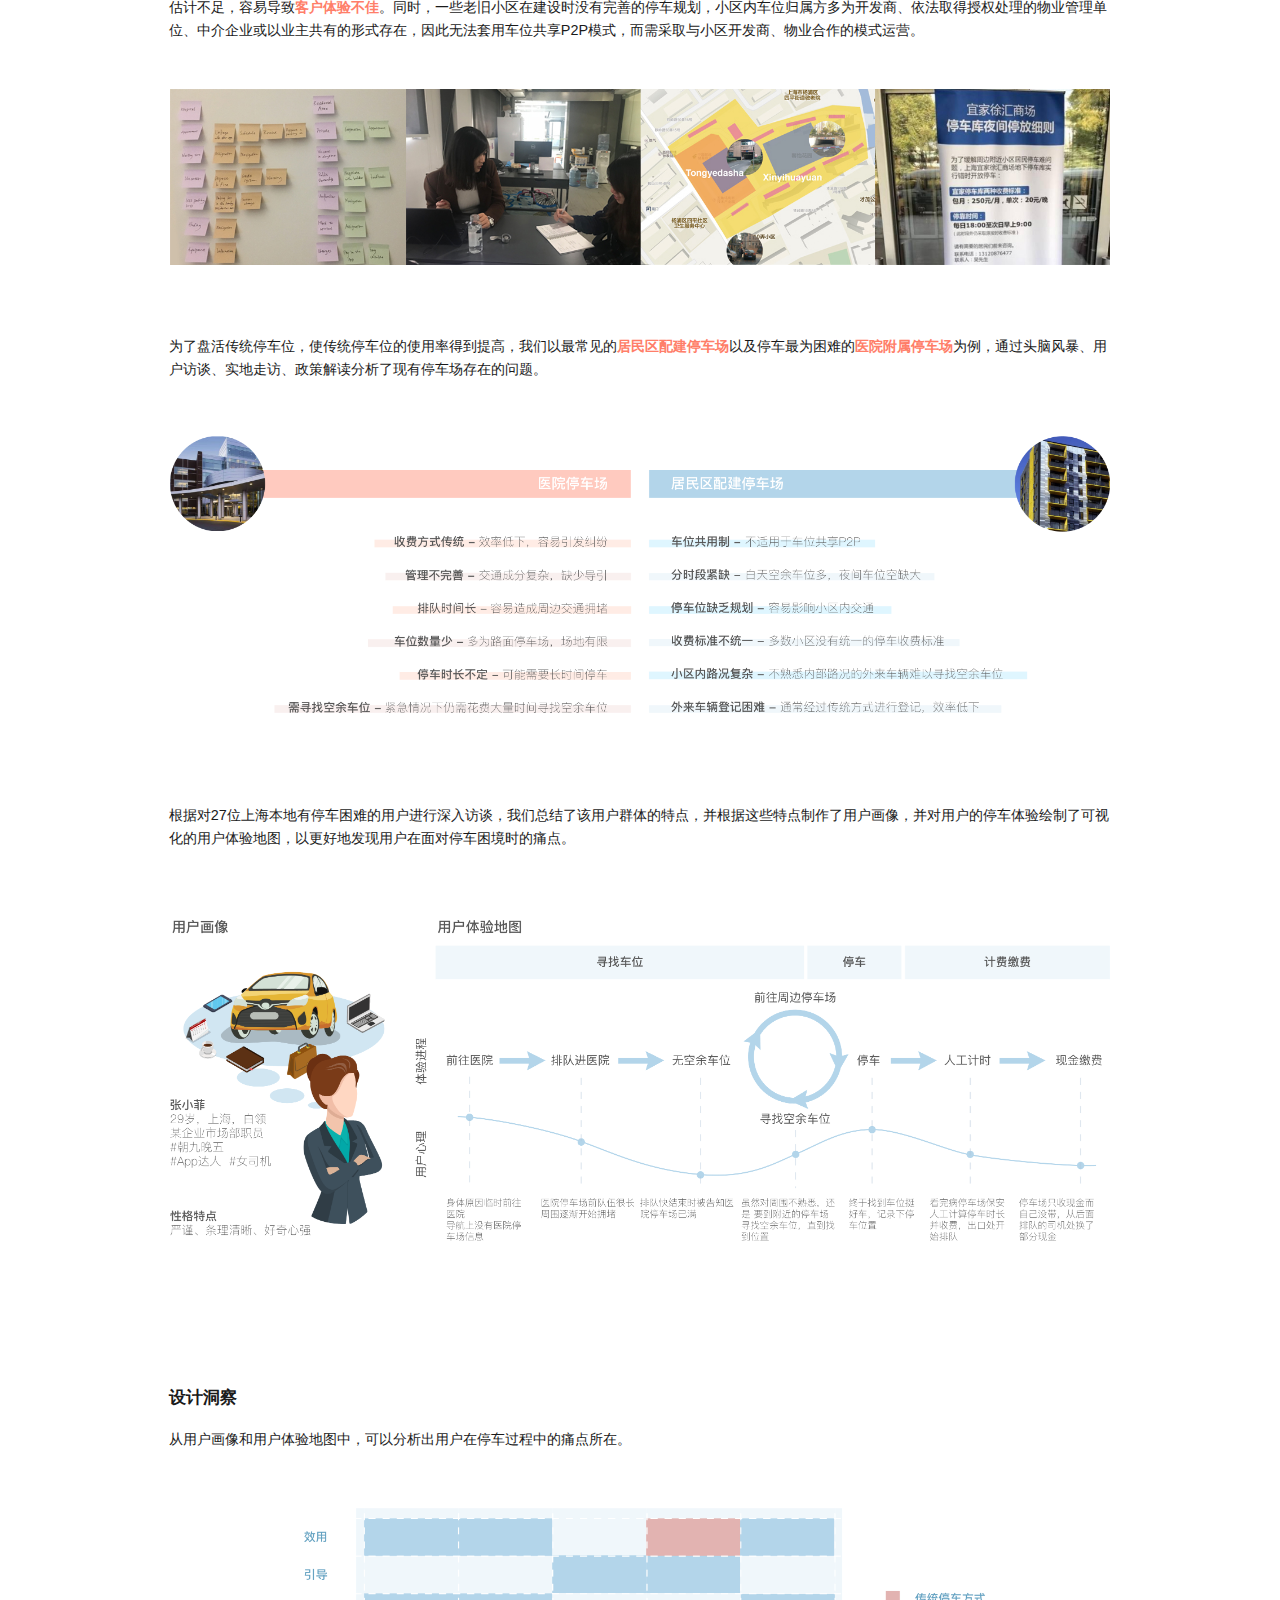
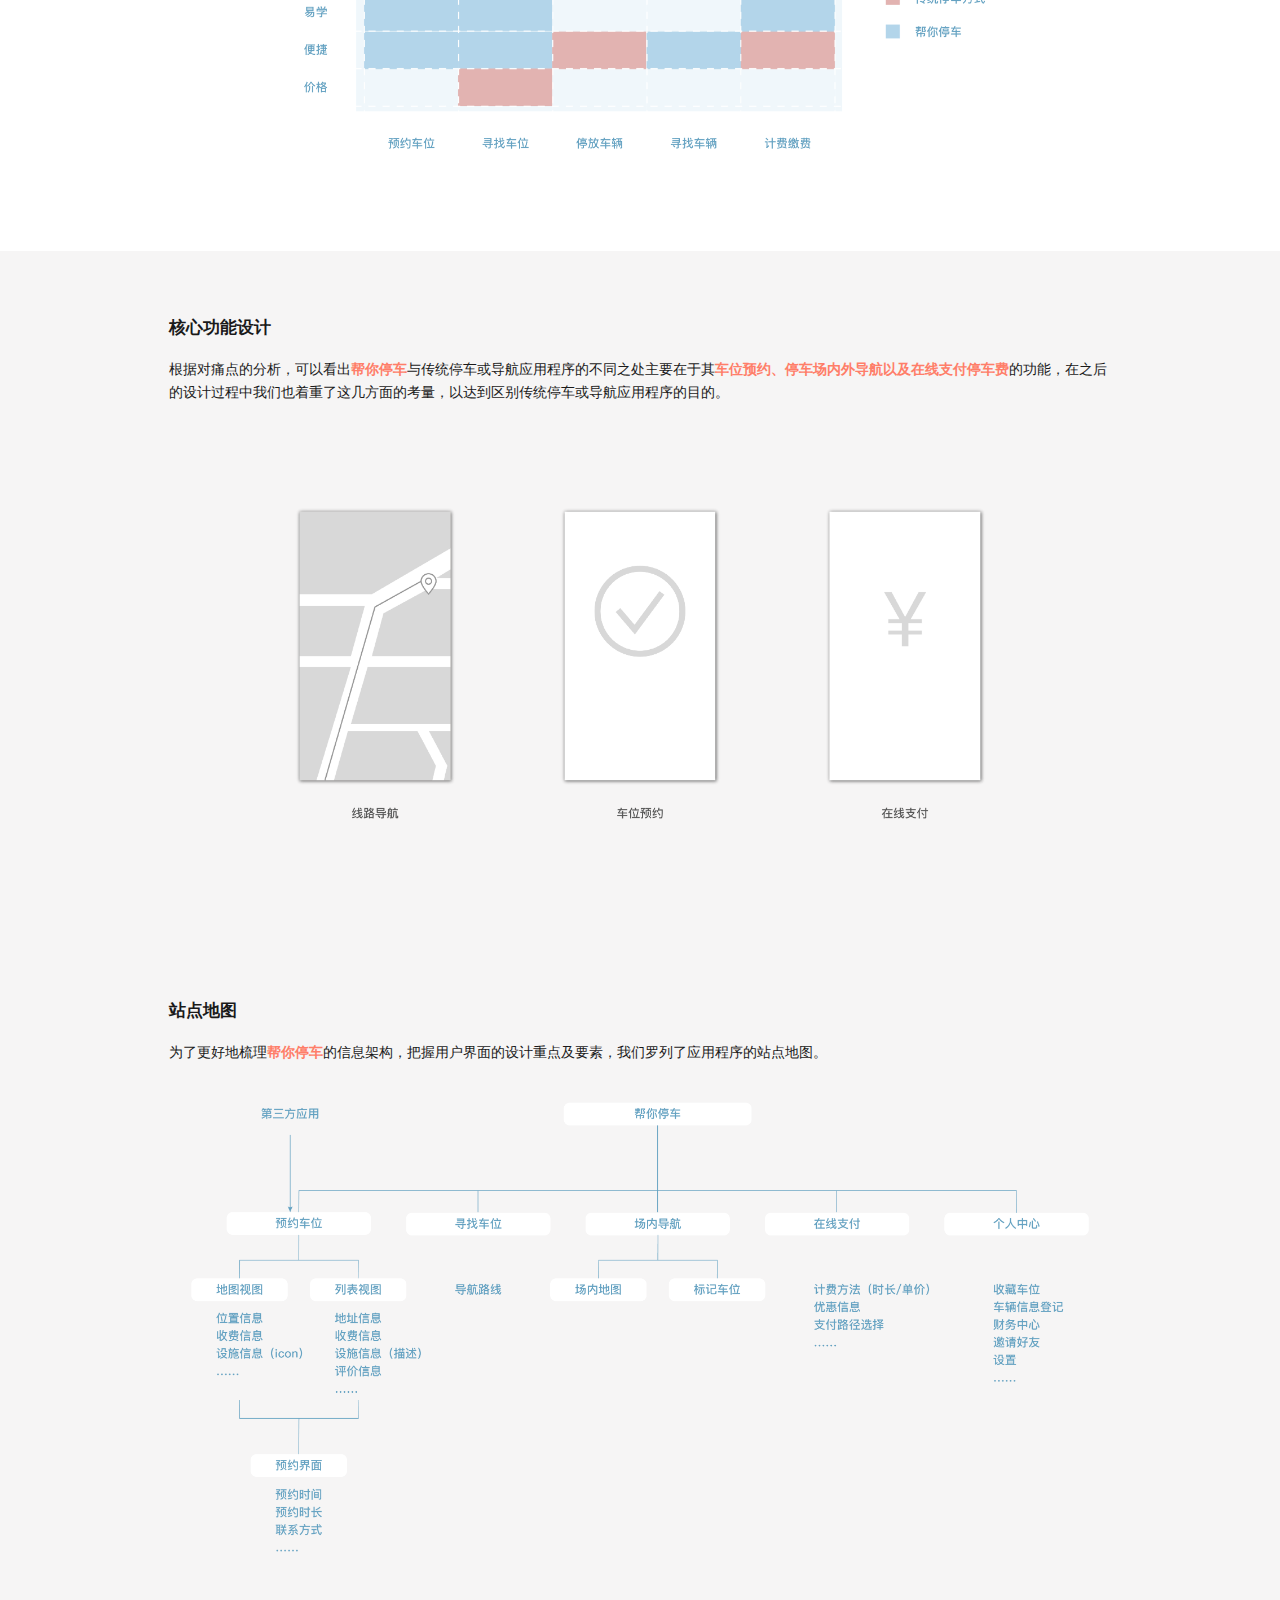
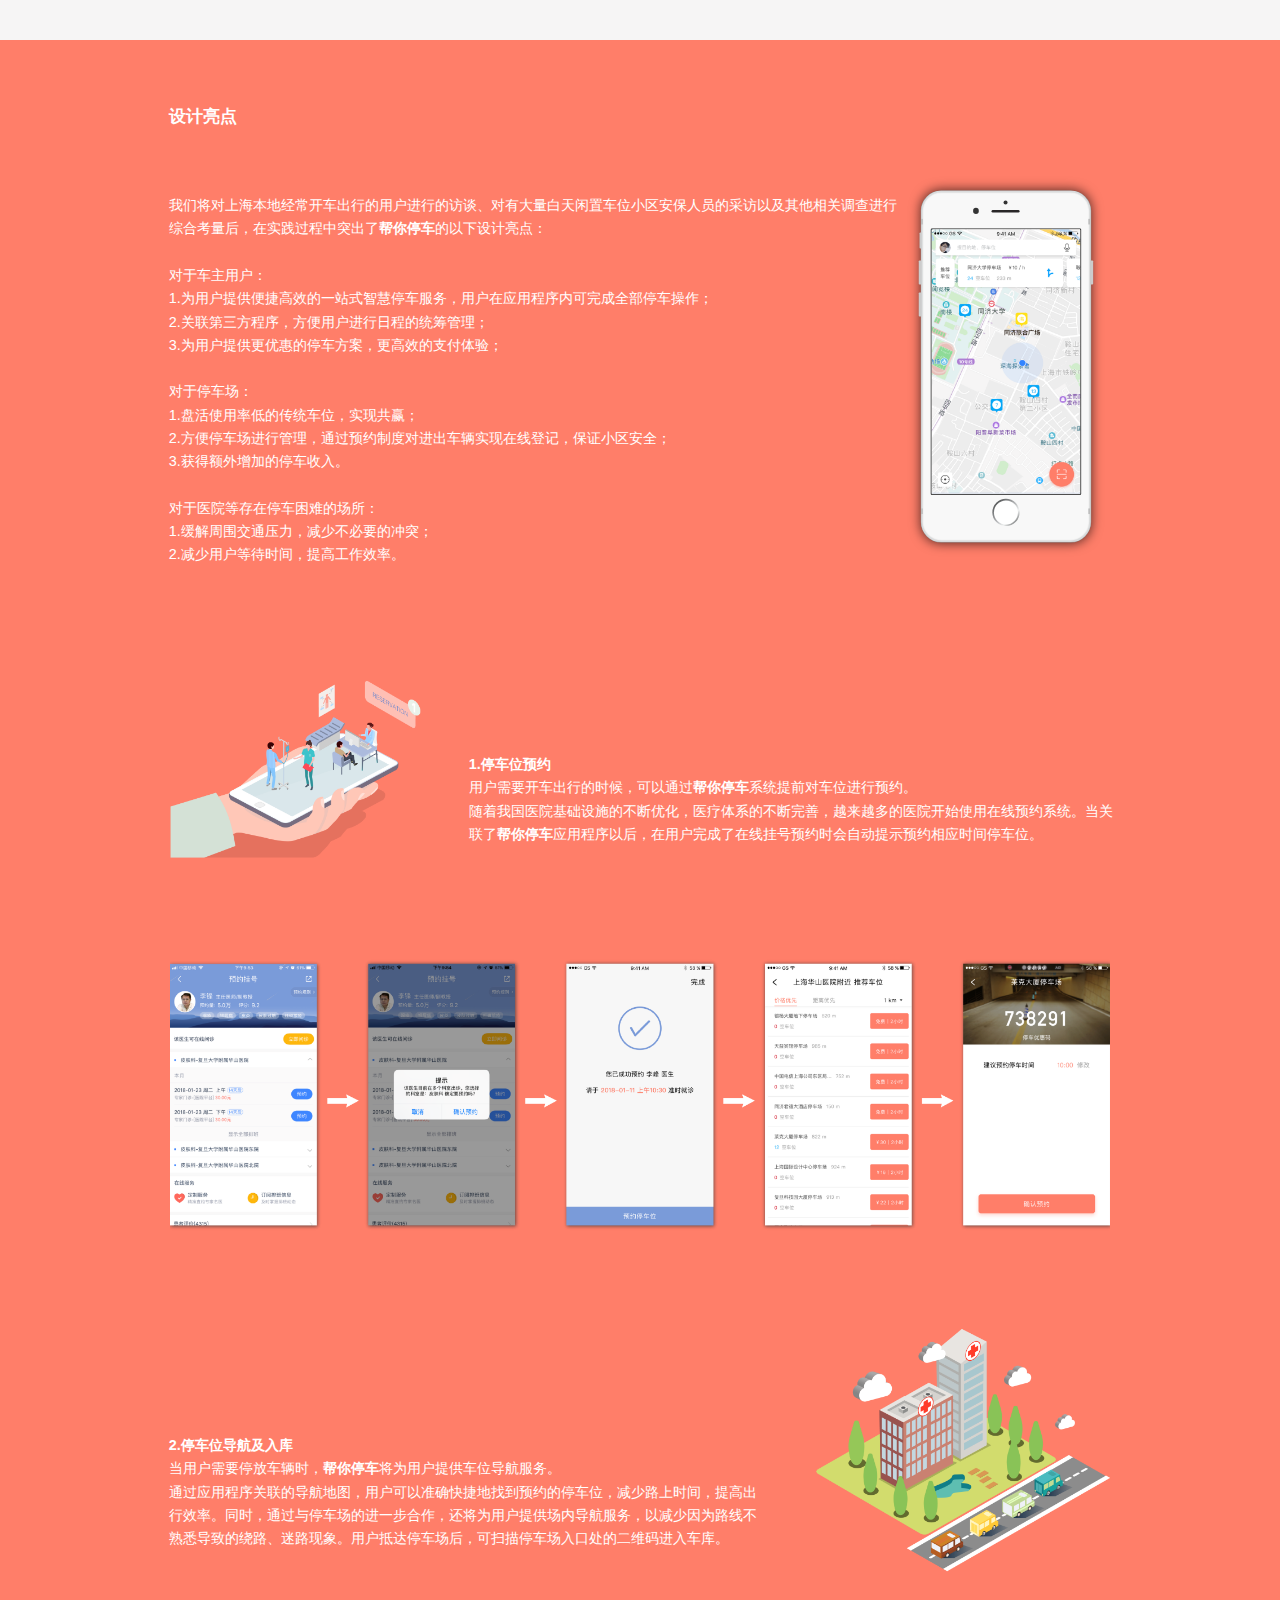
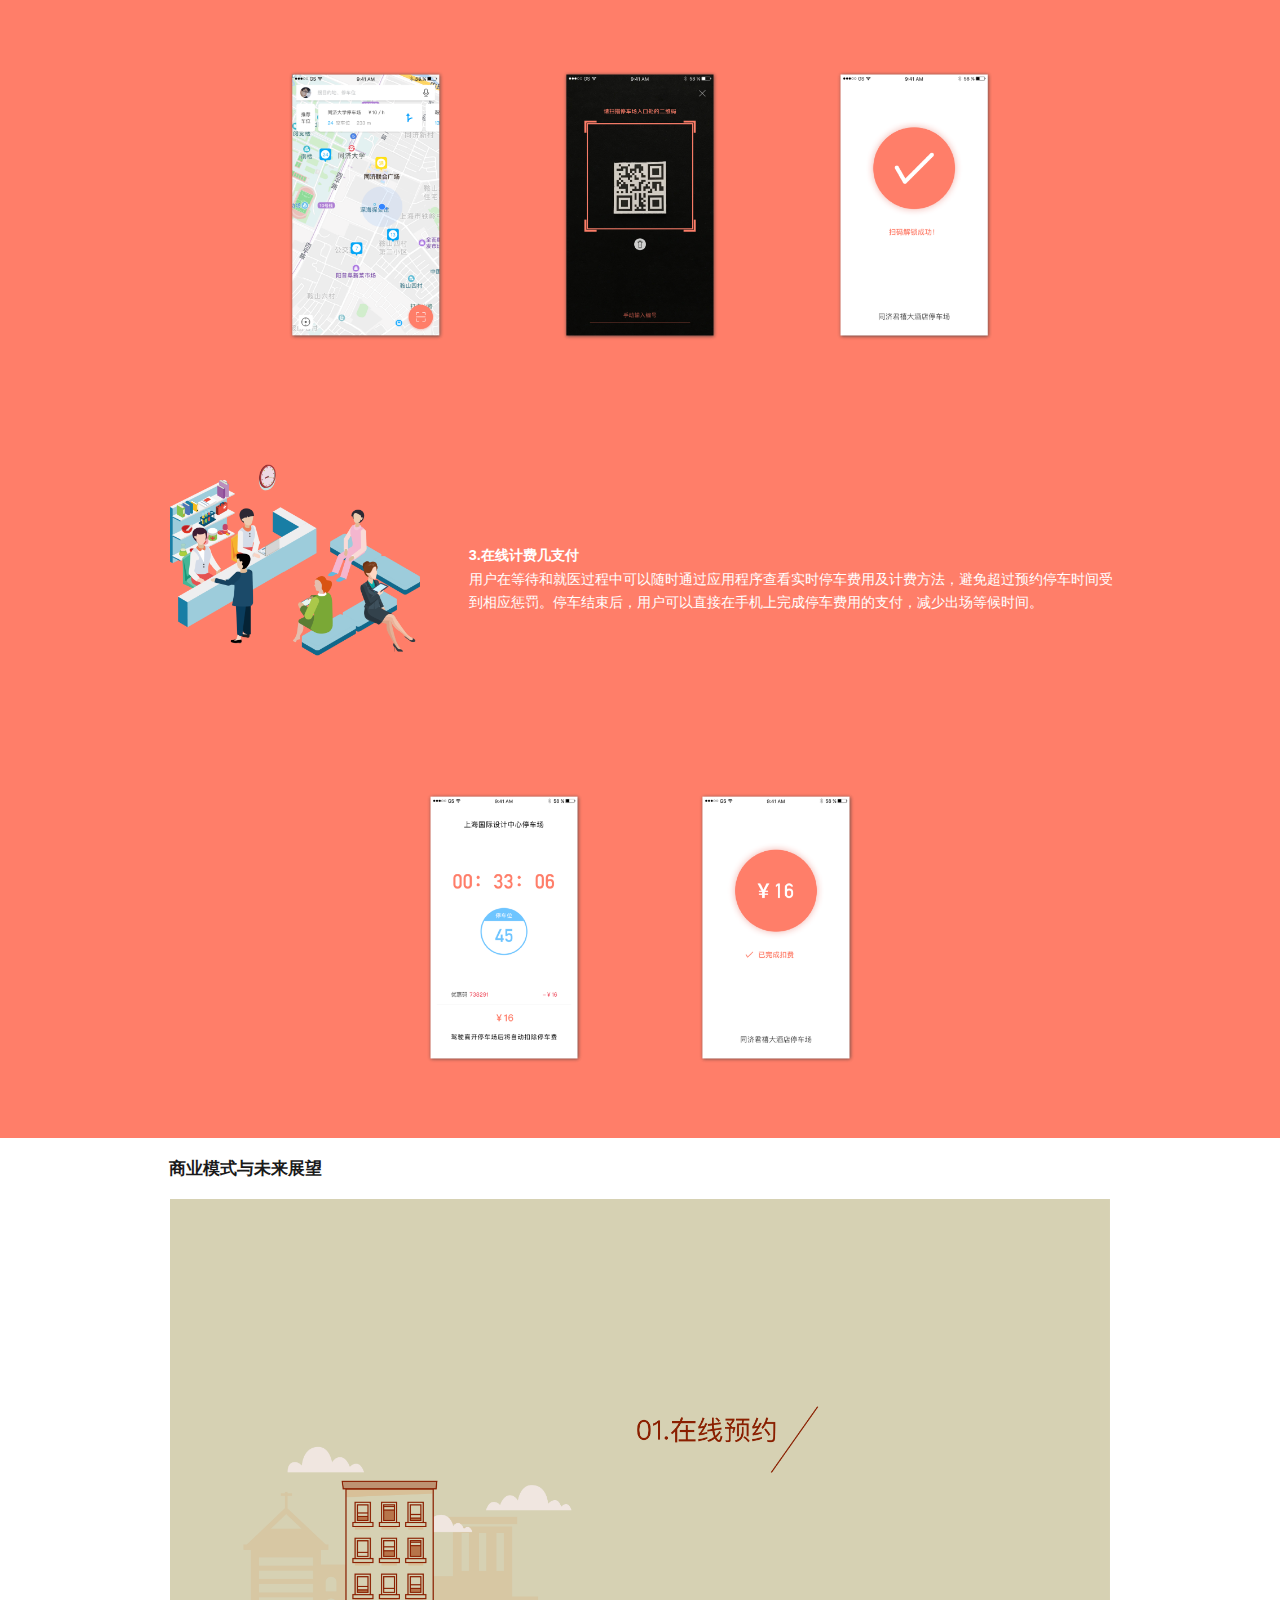
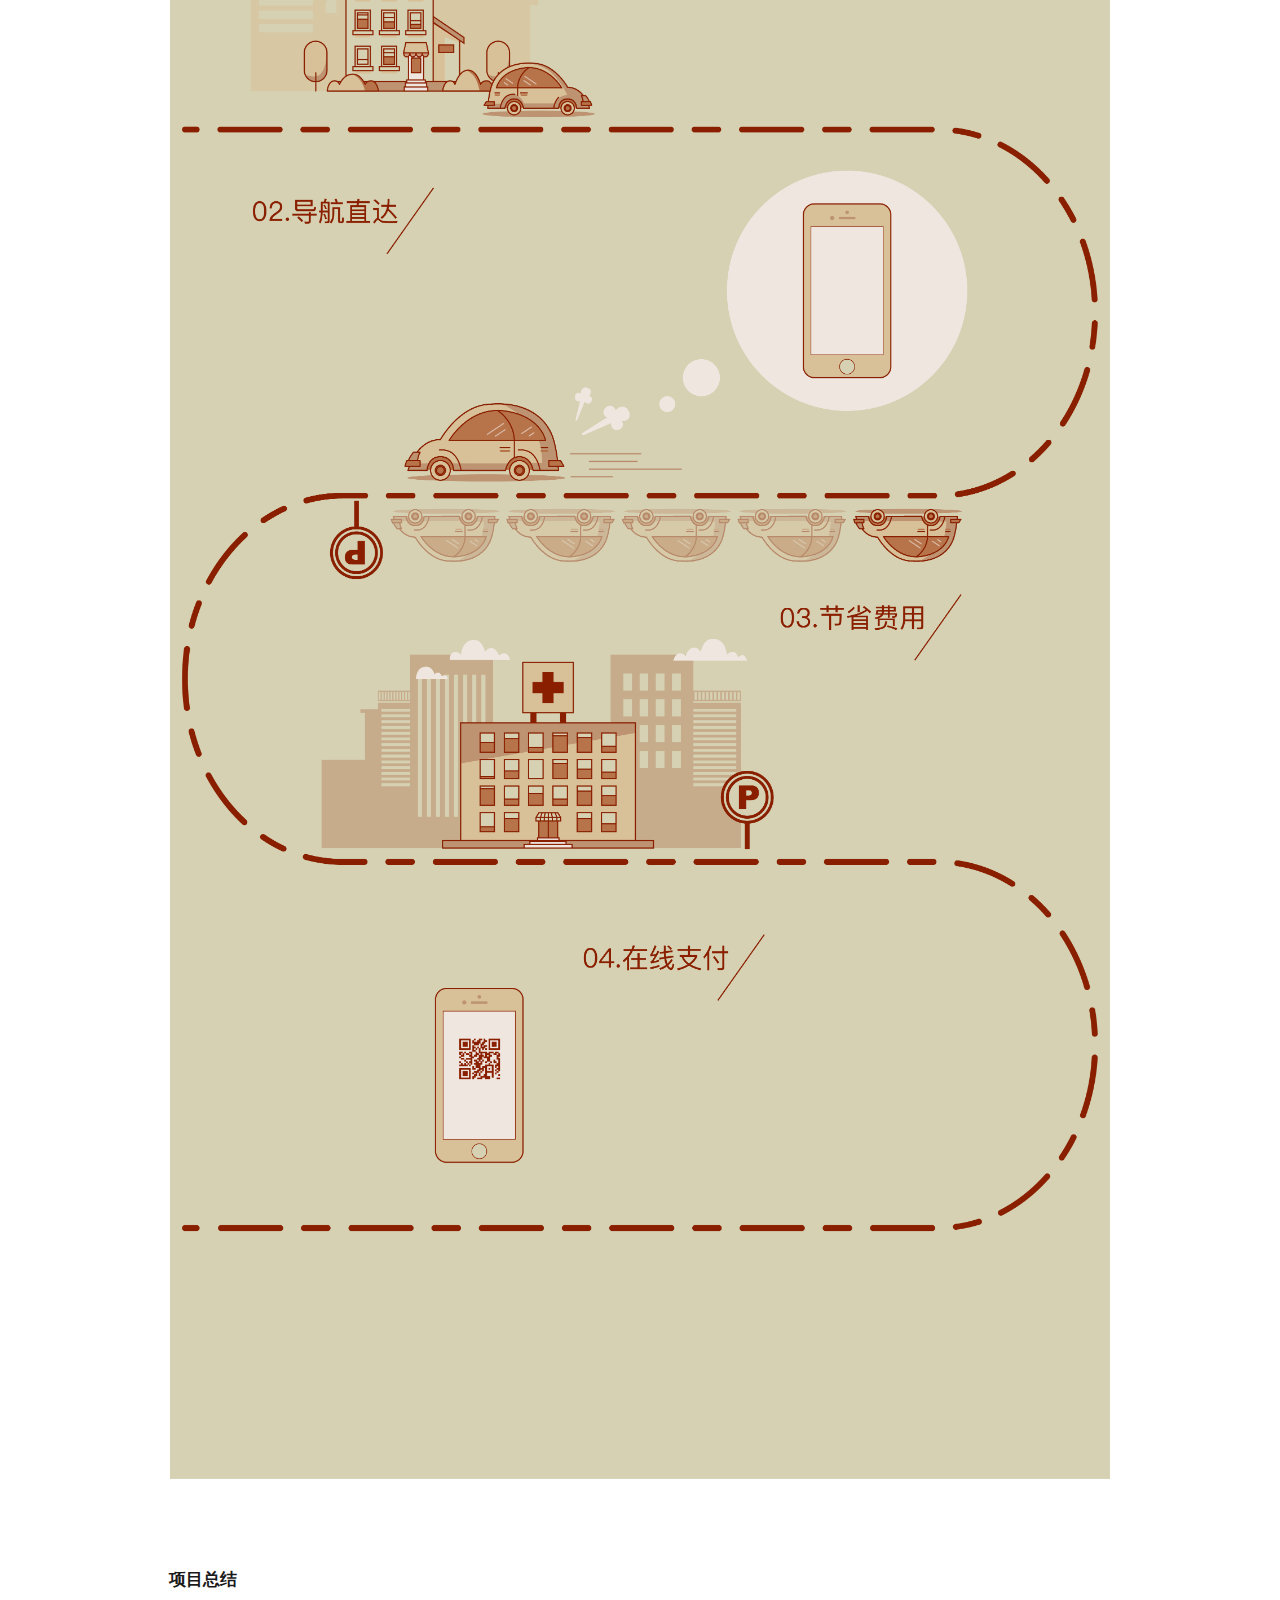
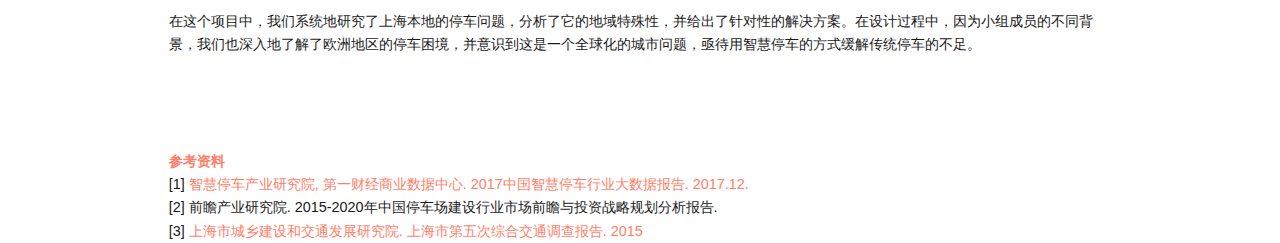
<file: BunnyPark_cn.html>
<!DOCTYPE html>
<html lang="en">
<head>
	<link rel="stylesheet" type="text/css" href="css/main.css">
	<link rel="shortcut icon" type="image/x-icon" href="img/BunnyPark/BunnyParkLogo.png"/>
	<link rel="stylesheet" type="text/css" href="css/normalize.css" />
	<link rel="stylesheet" type="text/css" href="css/component.css" />
	<link rel="stylesheet" type="text/css" href="css/style.css">
</head>
<title>帮你停车 / BunnyPark - 智慧共享停车方案</title>
<body>
<div class='container'>
	<section class="section section--menu" id="Prospero">
      <nav class="menu menu--prospero">
        <ul class="menu__list">
          <li class="menu__item"><a class="menu__link" onclick="javascript:setTimeout(function(){location.href='index.html';},150);">作品集</a></li>
          <li class="menu__item"><a class="menu__link" onclick="javascript:setTimeout(function(){location.href='gallery.html';},150);">摄影</a></li>
          <li class="menu__item"><a class="menu__link" onclick="javascript:setTimeout(function(){location.href='中文简历.pdf';},150);">关于我</a></li>
          <li class="menu__item"><a class="menu__link">EN</a></li>
        </ul>
      </nav>
    </section>
<header>
	<h1>帮你停车 / BunnyPark</h1>
	<p>一款为用户提供智慧共享停车服务的应用设计</p>
</header>
<br>
</div>
<section class="section--red" id="red">
	<div class='container'>
		<div class="iphone" style="zoom:0.5; float:right;margin:0">
			<div class="iphone-top">
				<span class="camera"></span>
				<span class="sensor"></span>
				<span class="speaker"></span>
			</div>
			<div class="top-bar"></div>
			<div class="iphone-screen">
				<img src="img/BunnyPark/10-Mainpage.png" alt="" />
			</div>
			<div class="buttons">
				<span class="on-off"></span>
				<span class="sleep"></span>
				<span class="up"></span>
				<span class="down"></span>
			</div>
			<div class="bottom-bar"></div>
			<div class="iphone-bottom">
				<span></span>
			</div>
		</div>
		<br/><br/><br/>
		<h2>项目信息</h2>
		组内分工：项目管理、市场调研、用户体验研究及设计<br>
		其他成员：郝晓蒙、张律平、John Hayden<br>
		所属课程：开放设计（同济大学设计创意学院）<br>
		指导教师：Hyejin Lee<br>
		项目周期：2017.10 - 2017.12<br>
		<br/><br/><br/><br/><br/><br/><br/><br/>
	</div>
</section>
<div class='container'>
<br/>
<h3>项目背景</h3>
本项目针对上海本地停车位紧缺、商用停车场收费高昂的问题，结合实际应用场景设计了一款名为“<b>帮你停车（BunnyPark）</b>”的App，旨在<b>为用户提供经济便捷的智能停车服务</b>。<br><br/>
团队成员根据实地走访、用户调研、数据收集等方式对上海本地的停车难问题进行了深入了解，并对其形成原因进行了具体分析。调研结果显示，上海本地的停车位使用情况存在明显的“潮汐现象”，即根据所属区域的不同，停车位存在分时紧缺现象。以杨浦区铁岭路彰武路地区为例，在工作日7:30 - 18:00的工作时间段内，在写字楼等上班族聚集的地区存在车位短缺现象，由此引发了许多路边停车的乱象，继而对附近交通造成严重的负面影响，而在居民区附近则存在大量空余车位；在23:00 - 04:00，情况则正好相反。<br><br/>
更多的数据资料显示，这一现象不仅存在于上海，更是存在于国内许多其他大城市。此外，数据显示，北京、上海、广州、深圳等一线城市需求的停车位远远大于实际拥有的停车位，且两者的差距还在逐渐增大。综上所述，团队成员决定制作一款应用，通过为用户提供智能化的停车服务的方式，提高停车位的利用率。在设计过程中，我们选取了<b>医院就医</b>的实际应用场景作为分析要点。<br><br/>
<br/><br/>

<h3>市场调研</h3>
在国内，统计数据显示，停车位缺口率近50%，九成以上的城市车位使用率小于50%，30%的交通拥堵问题是由停车困难造成的，48%的车辆日常须在停车场排队，其中医院附属及周边的停车场排队现象最为严重<sup><a href="#ref1">[1]</a></sup>。研究表明，2018我国传统停车位数量可达到8000万以上，但与之相对的，用户对停车位的需求数量则高达2.8亿，预测2020年这一数字将达到3.7亿<sup><a href="#ref2">[2]</a></sup>。<br><br/><br/>
<div><image src="img/BunnyPark/01-Data.png"><br></div>
随着供需缺口的不断加大，要想缓解此类矛盾，单凭加大车位供应量很难做到，且因为硬件条件的限制也很难实现，因此，越来越多的人将目光放在了提高停车位利用率这一点上。目前，我国车位使用率相对较低，以上海为例，2015年发布的上海第五次综合交通调查报告显示，2014年上海市中心城区夜间停放需求为133万辆，而居住配建的车位仅为64万个，中心城区配建停车位的缺口高达52%，<b>对车位进行资源整合的空间巨大</b><sup><a href="#ref3">[3]</a></sup>。上海市现有车位的使用率仅为40%，而如果可以利用智慧停车的方式将这一数据提升至80%，那么即使没有新建的停车场，也可以用城市现有的车位满足日益增大的停车需求。<br><br/><br/>
<div><image src="img/BunnyPark/02-Data.png"><br></div>
我国的智慧停车市场尚是一个新兴行业，虽然一些团队已经推出了具备车位实时信息共享、车位预定B2C、车位共享P2P和全流程优化功能的应用程序，但多数还是套用了国外的解决方案，未能做到根据本地使用情景进行设计，使得用户保有度和粘性不高，成效并不显著。智慧停车是一个很有发展潜力的行业，它可以通过提供实时车场信息、车位引导和电子支付等服务有效减少用户在停车、取车上花费的时间。对使用者来说，智慧停车可以<b>提高用户的出行效率</b>；对城市交通来说，发展智慧停车行业可以<b>实现车位资源的合理分配</b>；对停车场所有方来说，能够通过智慧停车<b>提高自身的营收额</b>，可谓一个三赢的解决方案。<br><br/>
<br/>
<h3>竞品分析</h3>
我们选取了三个有代表性的应用程序，从页面布局、商业模式和发展瓶颈三个方面，对提供停车场内部、车位信息共享、车位共享P2P服务的产品进行了分析。<br><br/><br/>
<div><image src="img/BunnyPark/03-Competitive.png"><br></div>
<br/>
<h3>问题分析&用户体验地图</h3>
现有的车位共享应用主要依靠建立共享平台的，为车位拥有者及需求者提供对接服务的商业模式运营，但却存在过度依赖弹性社交，对守时性、突发状况估计不足，容易导致<b>客户体验不佳</b>。同时，一些老旧小区在建设时没有完善的停车规划，小区内车位归属方多为开发商、依法取得授权处理的物业管理单位、中介企业或以业主共有的形式存在，因此无法套用车位共享P2P模式，而需采取与小区开发商、物业合作的模式运营。<br><br/><br/>
<div><image src="img/BunnyPark/04-Interview.jpg"><br></div><br/><br/>
为了盘活传统停车位，使传统停车位的使用率得到提高，我们以最常见的<b>居民区配建停车场</b>以及停车最为困难的<b>医院附属停车场</b>为例，通过头脑风暴、用户访谈、实地走访、政策解读分析了现有停车场存在的问题。<br><br/>
<div><image src="img/BunnyPark/05-Trouble.png"><br></div>
<br/>
根据对27位上海本地有停车困难的用户进行深入访谈，我们总结了该用户群体的特点，并根据这些特点制作了用户画像，并对用户的停车体验绘制了可视化的用户体验地图，以更好地发现用户在面对停车困境时的痛点。
<div><image src="img/BunnyPark/06-Persona.png"><br></div><br/>
<h3>设计洞察</h3>
从用户画像和用户体验地图中，可以分析出用户在停车过程中的痛点所在。<br>
<div><image src="img/BunnyPark/07-Painpoint.png"><br></div><br/>
</div>
<section class="section--grey">
	<br/><br/>
	<div class="container">
		<h3>核心功能设计</h3>
		根据对痛点的分析，可以看出<b>帮你停车</b>与传统停车或导航应用程序的不同之处主要在于其<b>车位预约、停车场内外导航以及在线支付停车费</b>的功能，在之后的设计过程中我们也着重了这几方面的考量，以达到区别传统停车或导航应用程序的目的。<br>
		<div><image src="img/BunnyPark/08-Function.png"><br></div><br/>
		<h3>站点地图</h3>
		为了更好地梳理<b>帮你停车</b>的信息架构，把握用户界面的设计重点及要素，我们罗列了应用程序的站点地图。<br>
		<div><image src="img/BunnyPark/09-Sitemap.png"><br></div><br/>
		</image></div>
		<section class="section--red">
			<div class="container">
				<br/><br/>
				<h3>设计亮点</h3>
				<div class="iphone" style="zoom:0.5; float:right;margin:0">
					<div class="iphone-top">
						<span class="camera"></span>
						<span class="sensor"></span>
						<span class="speaker"></span>
					</div>
					<div class="top-bar"></div>
					<div class="iphone-screen">
						<img src="img/BunnyPark/10-Mainpage.png" alt="" />
					</div>
					<div class="buttons">
						<span class="on-off"></span>
						<span class="sleep"></span>
						<span class="up"></span>
						<span class="down"></span>
					</div>
					<div class="bottom-bar"></div>
					<div class="iphone-bottom">
						<span></span>
					</div>
				</div><br><br/>
	我们将对上海本地经常开车出行的用户进行的访谈、对有大量白天闲置车位小区安保人员的采访以及其他相关调查进行综合考量后，在实践过程中突出了<b>帮你停车</b>的以下设计亮点：<br><br/>
	对于车主用户：<br>
	1.为用户提供便捷高效的一站式智慧停车服务，用户在应用程序内可完成全部停车操作；<br>
	2.关联第三方程序，方便用户进行日程的统筹管理；<br>
	3.为用户提供更优惠的停车方案，更高效的支付体验；<br>
	<br/>
	对于停车场：<br>
	1.盘活使用率低的传统车位，实现共赢；<br>
	2.方便停车场进行管理，通过预约制度对进出车辆实现在线登记，保证小区安全；<br>
	3.获得额外增加的停车收入。<br>
	<br/>
	对于医院等存在停车困难的场所：<br>
	1.缓解周围交通压力，减少不必要的冲突；<br>
	2.减少用户等待时间，提高工作效率。<br><br/><br/><br/>
	</div>
	<div class="container">	
	<div class="pleft" style="position: absolute;">
		<br/><br/><br/><br/><br/>
		<b>1.停车位预约</b><br/>
		用户需要开车出行的时候，可以通过<b>帮你停车</b>系统提前对车位进行预约。<br>
		随着我国医院基础设施的不断优化，医疗体系的不断完善，越来越多的医院开始使用在线预约系统。当关联了<b>帮你停车</b>应用程序以后，在用户完成了在线挂号预约时会自动提示预约相应时间停车位。<br>
	</div>
	<div><image src="img/BunnyPark/11-Scenario.png"><br></div><br/>	
	<div><image src="img/BunnyPark/12-UIpage.png"><br></div><br/>
	<div class="pright" style="position: absolute;">
			<br/><br/><br/><br/><br/>
			<b>2.停车位导航及入库</b><br/>
			当用户需要停放车辆时，<b>帮你停车</b>将为用户提供车位导航服务。<br>
			通过应用程序关联的导航地图，用户可以准确快捷地找到预约的停车位，减少路上时间，提高出行效率。同时，通过与停车场的进一步合作，还将为用户提供场内导航服务，以减少因为路线不熟悉导致的绕路、迷路现象。用户抵达停车场后，可扫描停车场入口处的二维码进入车库。<br>
		</div>
		<div><img src="img/BunnyPark/13-Scenario.png"><br></div><br/>
		<div><img src="img/BunnyPark/14-UIpage.png"><br></div><br/>
	</div>
	<div class="container">
	<div class="pleft" style="position: absolute;">
		<br/><br/><br/><br/><br/>
		<b>3.在线计费几支付</b><br/>
		用户在等待和就医过程中可以随时通过应用程序查看实时停车费用及计费方法，避免超过预约停车时间受到相应惩罚。停车结束后，用户可以直接在手机上完成停车费用的支付，减少出场等候时间。<br>
	</div>
	<div><image src="img/BunnyPark/15-Scenario.png"><br></div><br/>
	<div><img src="img/BunnyPark/16-UIpage.png"><br></div><br/>
</section>
</section>
<div class="container">
<h3>商业模式与未来展望</h3>
<div><image src="img/BunnyPark/17-Illustration.png"><br></div><br/>
<br/>
<h3>项目总结</h3>
在这个项目中，我们系统地研究了上海本地的停车问题，分析了它的地域特殊性，并给出了针对性的解决方案。在设计过程中，因为小组成员的不同背景，我们也深入地了解了欧洲地区的停车困境，并意识到这是一个全球化的城市问题，亟待用智慧停车的方式缓解传统停车的不足。<br>
<br/><br/><br/><br/>
<b>参考资料</b><br>
[1] <a id="ref1" href="#" onclick="window.open('https://cbndata.com/report/505/detail?isReading=report&page=1&readway=across')">智慧停车产业研究院, 第一财经商业数据中心. 2017中国智慧停车行业大数据报告. 2017.12.</a><br>
[2] <a id="ref2"></a>前瞻产业研究院. 2015-2020年中国停车场建设行业市场前瞻与投资战略规划分析报告. <br>
[3] <a id="ref3" href="#" onclick="window.open('https://wenku.baidu.com/view/6366c931195f312b3069a564.html?re=view')">上海市城乡建设和交通发展研究院. 上海市第五次综合交通调查报告. 2015</a><br>
</div>


<!--nav-->
<script src="js/classienav.js"></script>
  <script src="js/clipboard.min.js"></script>
  <script>
    (function() {
      [].slice.call(document.querySelectorAll('.menu')).forEach(function(menu) {
        var menuItems = menu.querySelectorAll('.menu__link'),
          setCurrent = function(ev) {
            ev.preventDefault();

            var item = ev.target.parentNode; // li

            // return if already current
            if( classie.has(item, 'menu__item--current') ) {
              return false;
            }
            // remove current
            classie.remove(menu.querySelector('.menu__item--current'), 'menu__item--current');
            // set current
            classie.add(item, 'menu__item--current');
          };

        [].slice.call(menuItems).forEach(function(el) {
          el.addEventListener('click', setCurrent);
        });
      });
    })(window);
  </script>
</body>
</file>
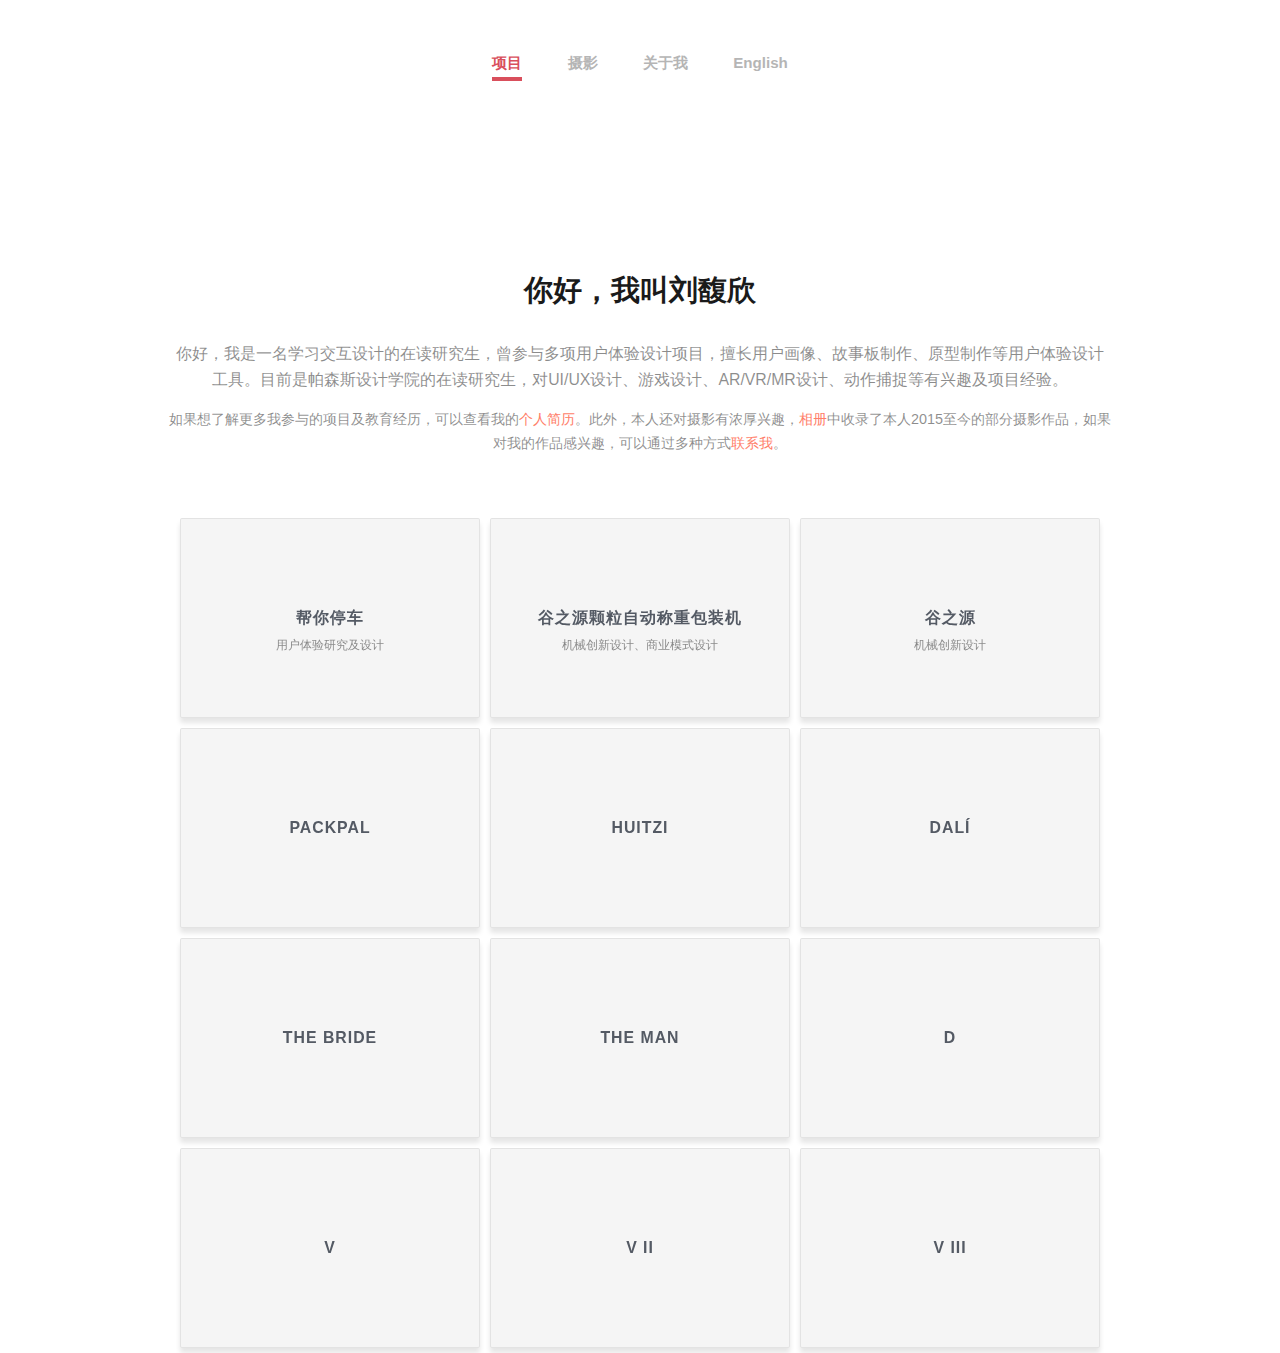
<file: index_cn.html>
<!DOCTYPE html>
<html lang="en">
<head>
<meta charset="UTF-8">
<meta http-equiv="X-UA-Compatible" content="IE=edge,chrome=1"> 
<meta name="viewport" content="width=device-width, initial-scale=1.0">
<link rel="shortcut icon" type="image/x-icon" href="img/icon.png"/>
<title>刘馥欣作品集</title>
<link rel="stylesheet" type="text/css" href="css/main.css">
<link rel="stylesheet" type="text/css" href="css/normalize.css" />
<link rel="stylesheet" type="text/css" href="css/component.css" />
</head>
<div class='container'>
  <section class="section section--menu" id="Prospero">
      <nav class="menu menu--prospero">
        <ul class="menu__list">
          <li class="menu__item menu__item--current"><a class="menu__link" onclick="javascript:setTimeout(function(){location.href='index_cn.html';},150);">项目</a></li>
          <li class="menu__item"><a class="menu__link" onclick="javascript:setTimeout(function(){location.href='gallery_cn.html';},150);">摄影</a></li>
          <li class="menu__item"><a class="menu__link" onclick="javascript:setTimeout(function(){location.href='about_cn.html';},150);">关于我</a></li>
          <li class="menu__item"><a class="menu__link"  onclick="javascript:setTimeout(function(){location.href='index.html';},150);">English</a></li>
        </ul>
      </nav>
    </section>
<header>
<h1 >你好，我叫刘馥欣</h1>
<p>
你好，我是一名学习交互设计的在读研究生，曾参与多项用户体验设计项目，擅长用户画像、故事板制作、原型制作等用户体验设计工具。目前是帕森斯设计学院的在读研究生，对UI/UX设计、游戏设计、AR/VR/MR设计、动作捕捉等有兴趣及项目经验。
</p>
<p class='small'>
如果想了解更多我参与的项目及教育经历，可以查看我的<a href="中文简历.pdf">个人简历</a>。此外，本人还对摄影有浓厚兴趣，<a href="gallery.html">相册</a>中收录了本人2015至今的部分摄影作品，如果对我的作品感兴趣，可以通过多种方式<a href="about_cn.html">联系我</a>。
</p>
</header>
<main>
<div class='items'>
<a href="BunnyPark_cn.html">
<div class='item'>
<svg preserveAspectRatio='xMidYMid slice' viewBox='0 0 300 200'>
<defs>
<clipPath id='clip-0'>
<circle cx='0' cy='0' fill='#000' r='150px'></circle>
</clipPath>
</defs>
<text class='svg-text' dy='.3em' x='50%' y='50%'>
帮你停车
</text>
<g clip-path='url(#clip-0)'>
<image height='100%' preserveAspectRatio='xMinYMin slice' width='100%' xlink:href='img/BunnyPark/BunnyPark.png'></image>
<text class='svg-masked-text' dy='.3em' x='50%' y='50%'>
帮你停车
<div class="subtitle"><br/><br/><br/>用户体验研究及设计</div>
</text>
</g>
</svg>
</div>
</a>
<a href="PackPal_cn.html">
<div class='item'>
<svg preserveAspectRatio='xMidYMid slice' viewBox='0 0 300 200'>
<defs>
<clipPath id='clip-1'>
<circle cx='0' cy='0' fill='#000' r='150px'></circle>
</clipPath>
</defs>
<text class='svg-text' dy='.3em' x='50%' y='50%'>
谷之源颗粒自动称重包装机
</text>
<g clip-path='url(#clip-1)'>
<image height='100%' preserveAspectRatio='xMinYMin slice' width='100%' xlink:href='img/Gallery/Bike.jpg'></image>
<text class='svg-masked-text' dy='.3em' x='50%' y='50%'>
谷之源颗粒自动称重包装机
<div class="subtitle"><br/><br/><br/>机械创新设计、商业模式设计</div>
</text>
</g>
</svg>
</div>
</a>
<div class='item'>
<svg preserveAspectRatio='xMidYMid slice' viewBox='0 0 300 200'>
<defs>
<clipPath id='clip-2'>
<circle cx='0' cy='0' fill='#000' r='150px'></circle>
</clipPath>
</defs>
<text class='svg-text' dy='.3em' x='50%' y='50%'>
谷之源
</text>
<g clip-path='url(#clip-2)'>
<a href="BunnyPark_cn.html"><image height='100%' preserveAspectRatio='xMinYMin slice' width='100%' xlink:href='img/Gallery/Bird.jpg'></image></a>
<a href="BunnyPark.html"><text class='svg-masked-text' dy='.3em' x='50%' y='50%'>
谷之源
<div class="subtitle"><br/><br/><br/>机械创新设计</div>
</text></a>
</g>
</svg>
</div>
<div class='item'>
<svg preserveAspectRatio='xMidYMid slice' viewBox='0 0 300 200'>
<defs>
<clipPath id='clip-3'>
<circle cx='0' cy='0' fill='#000' r='150px'></circle>
</clipPath>
</defs>
<text class='svg-text' dy='.3em' x='50%' y='50%'>
PackPal
</text>
<g clip-path='url(#clip-3)'>
<image height='100%' preserveAspectRatio='xMinYMin slice' width='100%' xlink:href='img/Gallery/Bird.jpg'></image>
<text class='svg-masked-text' dy='.3em' x='50%' y='50%'>
PackPal
</text>
</g>
</svg>
</div>
<div class='item'>
<svg preserveAspectRatio='xMidYMid slice' viewBox='0 0 300 200'>
<defs>
<clipPath id='clip-4'>
<circle cx='0' cy='0' fill='#000' r='150px'></circle>
</clipPath>
</defs>
<text class='svg-text' dy='.3em' x='50%' y='50%'>
Huitzi
</text>
<g clip-path='url(#clip-4)'>
<image height='100%' preserveAspectRatio='xMinYMin slice' width='100%' xlink:href='https://s3-us-west-2.amazonaws.com/s.cdpn.io/9473/i-huitzi.png'></image>
<text class='svg-masked-text' dy='.3em' x='50%' y='50%'>
Huitzi
</text>
</g>
</svg>
</div>
<div class='item'>
<svg preserveAspectRatio='xMidYMid slice' viewBox='0 0 300 200'>
<defs>
<clipPath id='clip-5'>
<circle cx='0' cy='0' fill='#000' r='150px'></circle>
</clipPath>
</defs>
<text class='svg-text' dy='.3em' x='50%' y='50%'>
Dalí
</text>
<g clip-path='url(#clip-5)'>
<image height='100%' preserveAspectRatio='xMinYMin slice' width='100%' xlink:href='https://s3-us-west-2.amazonaws.com/s.cdpn.io/9473/i-dali.png'></image>
<text class='svg-masked-text' dy='.3em' x='50%' y='50%'>
Dalí
</text>
</g>
</svg>
</div>
<div class='item'>
<svg preserveAspectRatio='xMidYMid slice' viewBox='0 0 300 200'>
<defs>
<clipPath id='clip-6'>
<circle cx='0' cy='0' fill='#000' r='150px'></circle>
</clipPath>
</defs>
<text class='svg-text' dy='.3em' x='50%' y='50%'>
The Bride
</text>
<g clip-path='url(#clip-6)'>
<image height='100%' preserveAspectRatio='xMinYMin slice' width='100%' xlink:href='https://s3-us-west-2.amazonaws.com/s.cdpn.io/9473/i-bride.png'></image>
<text class='svg-masked-text' dy='.3em' x='50%' y='50%'>
The Bride
</text>
</g>
</svg>
</div>
<div class='item'>
<svg preserveAspectRatio='xMidYMid slice' viewBox='0 0 300 200'>
<defs>
<clipPath id='clip-7'>
<circle cx='0' cy='0' fill='#000' r='150px'></circle>
</clipPath>
</defs>
<text class='svg-text' dy='.3em' x='50%' y='50%'>
The Man
</text>
<g clip-path='url(#clip-7)'>
<image height='100%' preserveAspectRatio='xMinYMin slice' width='100%' xlink:href='https://s3-us-west-2.amazonaws.com/s.cdpn.io/9473/i-man.png'></image>
<text class='svg-masked-text' dy='.3em' x='50%' y='50%'>
The Man
</text>
</g>
</svg>
</div>
<div class='item'>
<svg preserveAspectRatio='xMidYMid slice' viewBox='0 0 300 200'>
<defs>
<clipPath id='clip-8'>
<circle cx='0' cy='0' fill='#000' r='150px'></circle>
</clipPath>
</defs>
<text class='svg-text' dy='.3em' x='50%' y='50%'>
D
</text>
<g clip-path='url(#clip-8)'>
<image height='100%' preserveAspectRatio='xMinYMin slice' width='100%' xlink:href='https://s3-us-west-2.amazonaws.com/s.cdpn.io/9473/i-d.png'></image>
<text class='svg-masked-text' dy='.3em' x='50%' y='50%'>
D
</text>
</g>
</svg>
</div>
<div class='item'>
<svg preserveAspectRatio='xMidYMid slice' viewBox='0 0 300 200'>
<defs>
<clipPath id='clip-9'>
<circle cx='0' cy='0' fill='#000' r='150px'></circle>
</clipPath>
</defs>
<text class='svg-text' dy='.3em' x='50%' y='50%'>
V
</text>
<g clip-path='url(#clip-9)'>
<image height='100%' preserveAspectRatio='xMinYMin slice' width='100%' xlink:href='https://s3-us-west-2.amazonaws.com/s.cdpn.io/9473/i-v.png'></image>
<text class='svg-masked-text' dy='.3em' x='50%' y='50%'>
V
</text>
</g>
</svg>
</div>
<div class='item'>
<svg preserveAspectRatio='xMidYMid slice' viewBox='0 0 300 200'>
<defs>
<clipPath id='clip-10'>
<circle cx='0' cy='0' fill='#000' r='150px'></circle>
</clipPath>
</defs>
<text class='svg-text' dy='.3em' x='50%' y='50%'>
V II
</text>
<g clip-path='url(#clip-10)'>
<image height='100%' preserveAspectRatio='xMinYMin slice' width='100%' xlink:href='https://s3-us-west-2.amazonaws.com/s.cdpn.io/9473/i-v2.png'></image>
<text class='svg-masked-text' dy='.3em' x='50%' y='50%'>
V II
</text>
</g>
</svg>
</div>
<div class='item'>
<svg preserveAspectRatio='xMidYMid slice' viewBox='0 0 300 200'>
<defs>
<clipPath id='clip-11'>
<circle cx='0' cy='0' fill='#000' r='150px'></circle>
</clipPath>
</defs>
<text class='svg-text' dy='.3em' x='50%' y='50%'>
 V III
</text>
<g clip-path='url(#clip-11)'>
<image height='100%' preserveAspectRatio='xMinYMin slice' width='100%' xlink:href='https://s3-us-west-2.amazonaws.com/s.cdpn.io/9473/i-v3.png'></image>
<text class='svg-masked-text' dy='.3em' x='50%' y='50%'>
V III
</text>
</g>
</svg>
</div>
</div>
</main>
</div>
<script id="rendered-js">

var items = []
  , point = document.querySelector('svg').createSVGPoint();

function getCoordinates(e, svg) {
  point.x = e.clientX;
  point.y = e.clientY;
  return point.matrixTransform(svg.getScreenCTM().inverse());
}

function Item(config) {
  Object.keys(config).forEach(function (item) {
    this[item] = config[item];
  }, this);
  this.el.addEventListener('mousemove', this.mouseMoveHandler.bind(this));
  this.el.addEventListener('touchmove', this.touchMoveHandler.bind(this));
}

Item.prototype = {
  update: function update(c) {
    this.clip.setAttribute('cx', c.x);
    this.clip.setAttribute('cy', c.y);
  },
  mouseMoveHandler: function mouseMoveHandler(e) {
    this.update(getCoordinates(e, this.svg));
  },
  touchMoveHandler: function touchMoveHandler(e) {
    e.preventDefault();
    var touch = e.targetTouches[0];
    if (touch) return this.update(getCoordinates(touch, this.svg));
  }
};

[].slice.call(document.querySelectorAll('.item'), 0).forEach(function (item, index) {
  items.push(new Item({
    el: item,
    svg: item.querySelector('svg'),
    clip: document.querySelector('#clip-'+index+' circle'),
  }));
});
    </script>

<!--nav-->
<script src="js/classienav.js"></script>
  <script src="js/clipboard.min.js"></script>
  <script>
    (function() {
      [].slice.call(document.querySelectorAll('.menu')).forEach(function(menu) {
        var menuItems = menu.querySelectorAll('.menu__link'),
          setCurrent = function(ev) {
            ev.preventDefault();

            var item = ev.target.parentNode; // li

            // return if already current
            if( classie.has(item, 'menu__item--current') ) {
              return false;
            }
            // remove current
            classie.remove(menu.querySelector('.menu__item--current'), 'menu__item--current');
            // set current
            classie.add(item, 'menu__item--current');
          };

        [].slice.call(menuItems).forEach(function(el) {
          el.addEventListener('click', setCurrent);
        });
      });
    })(window);
  </script>
</body>
</html>
</file>
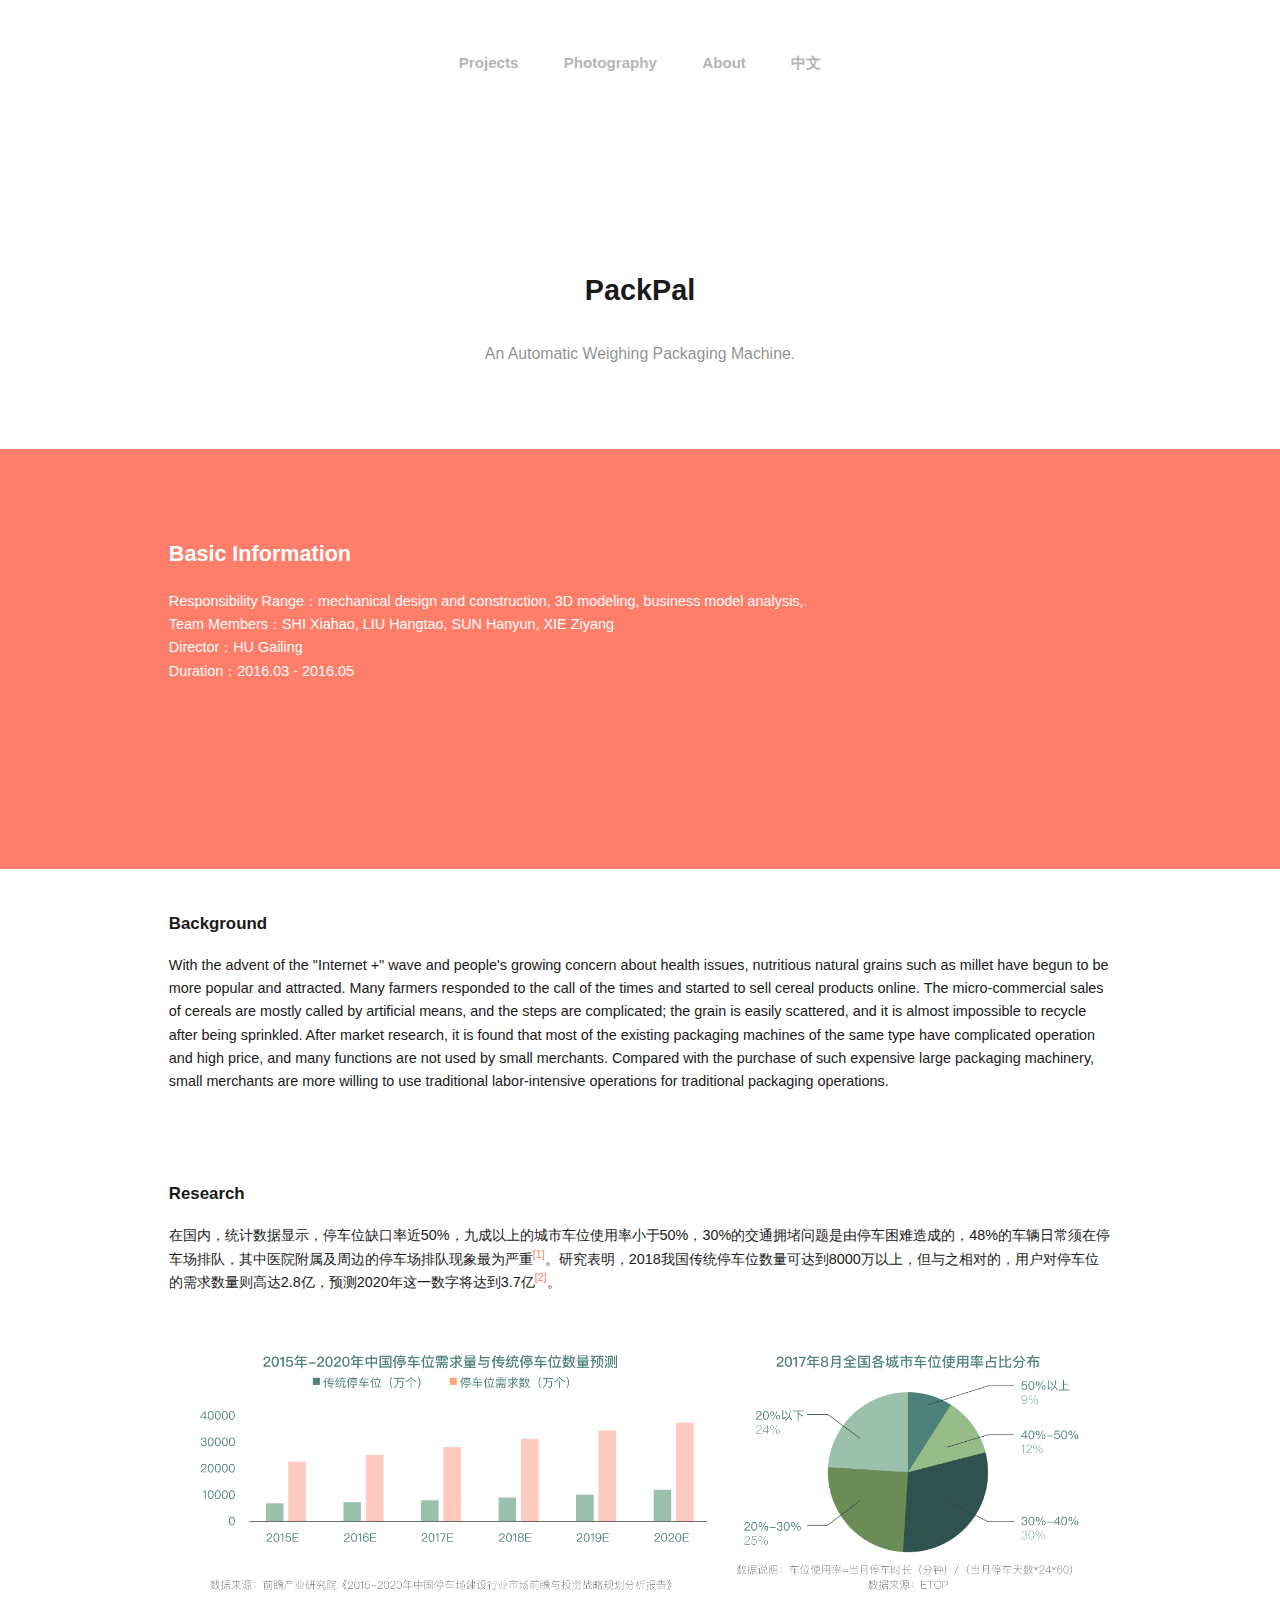
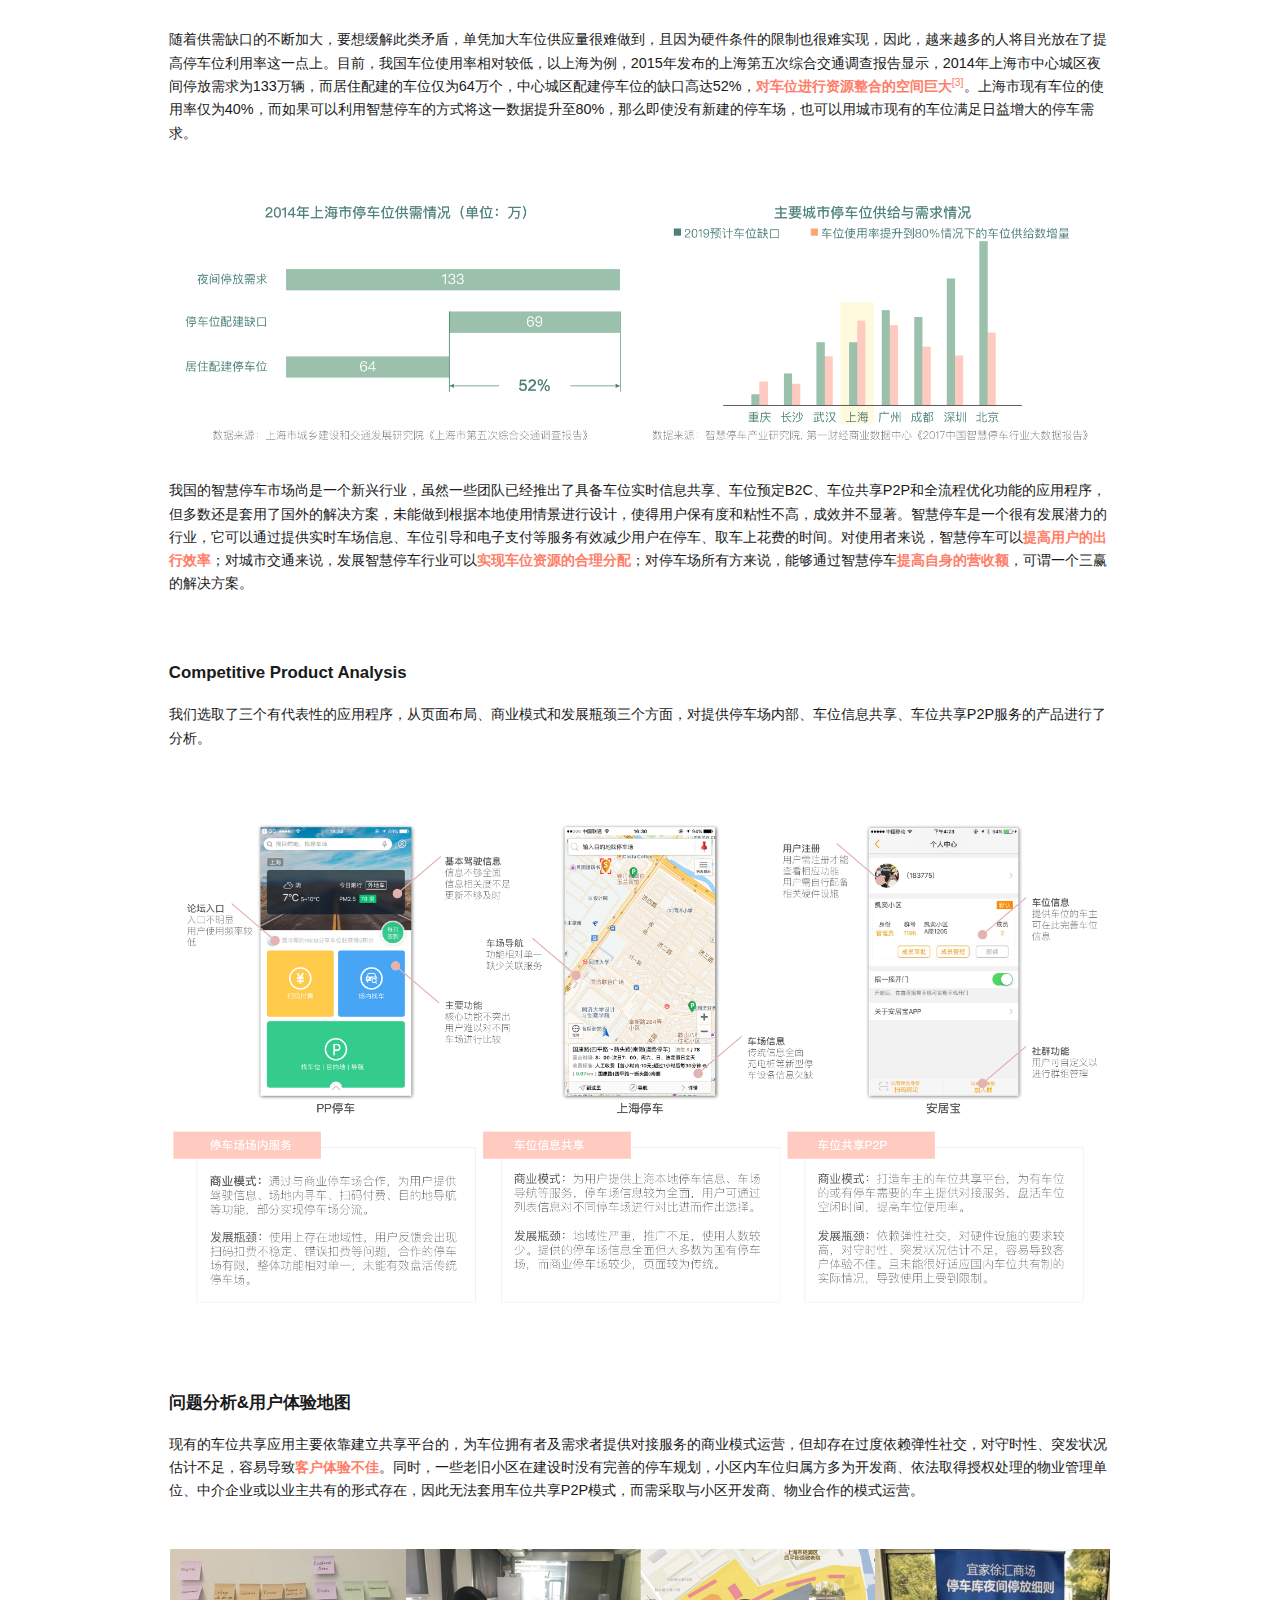
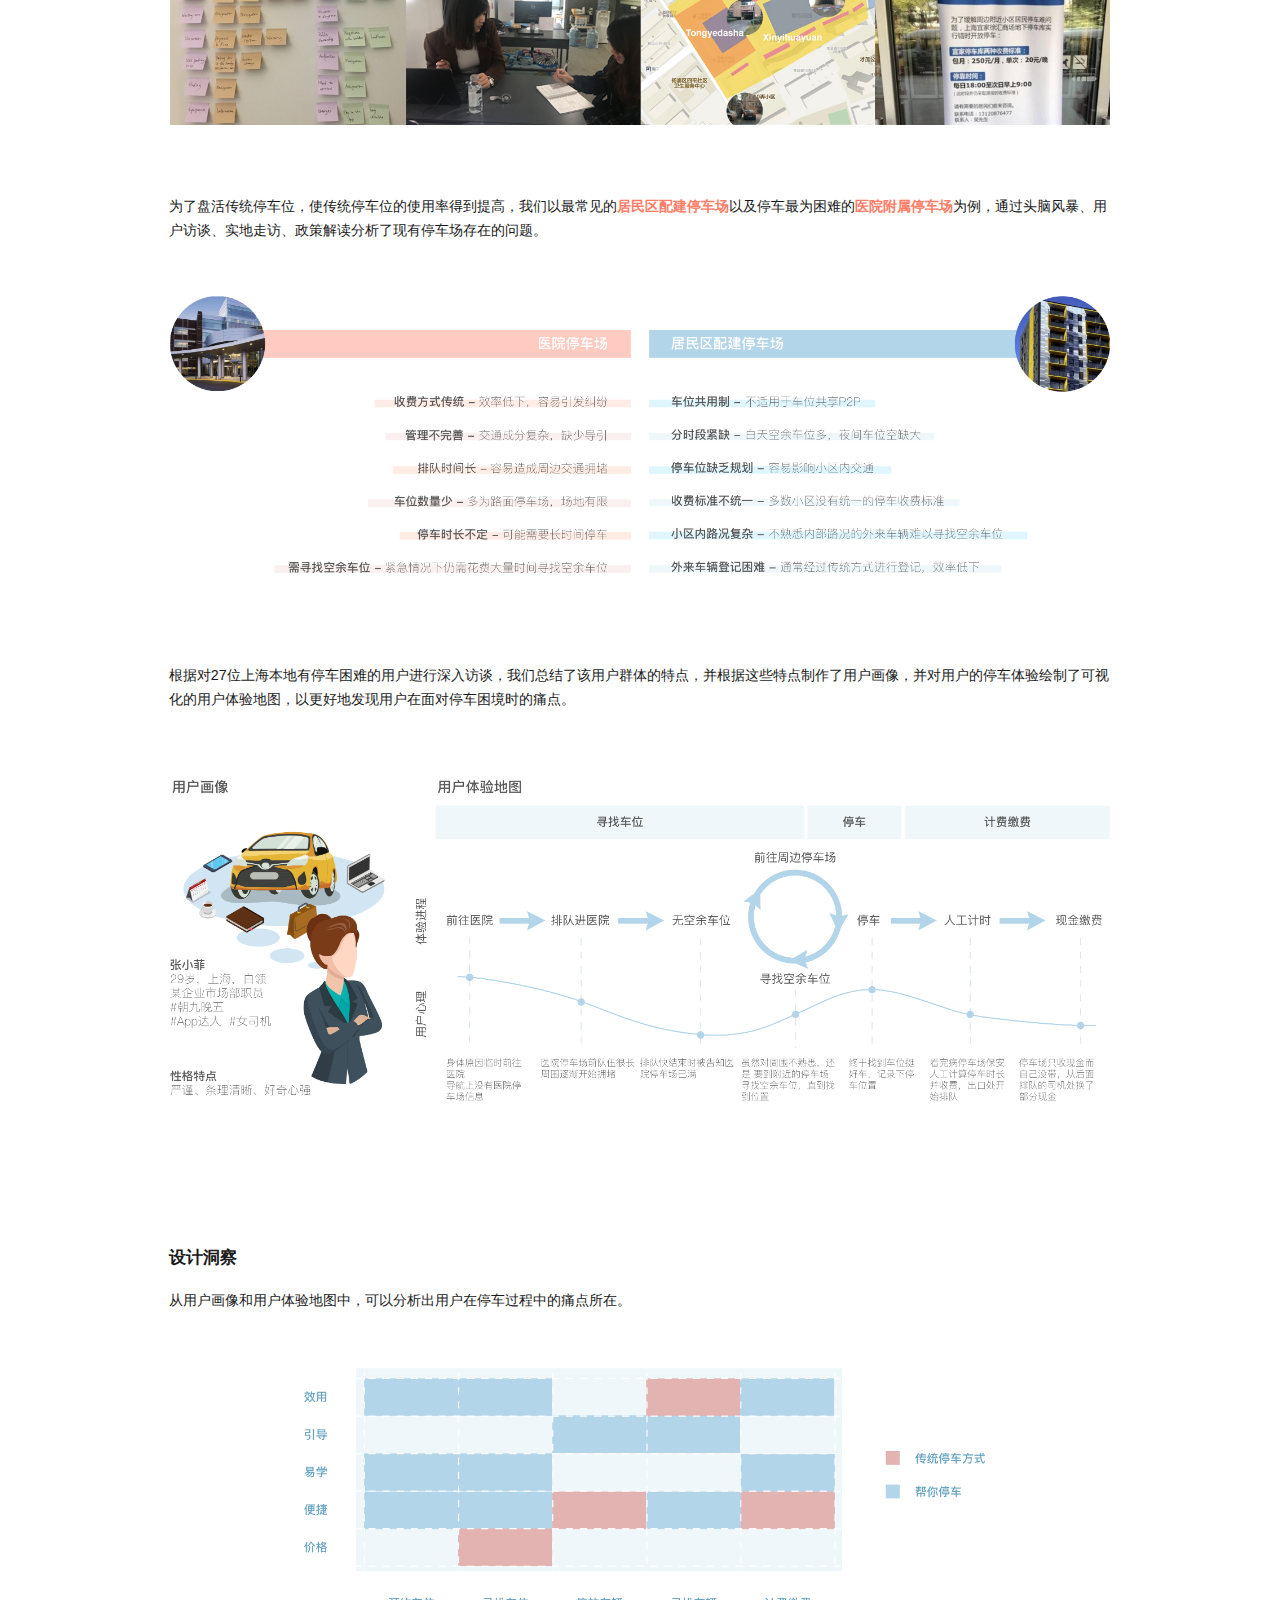
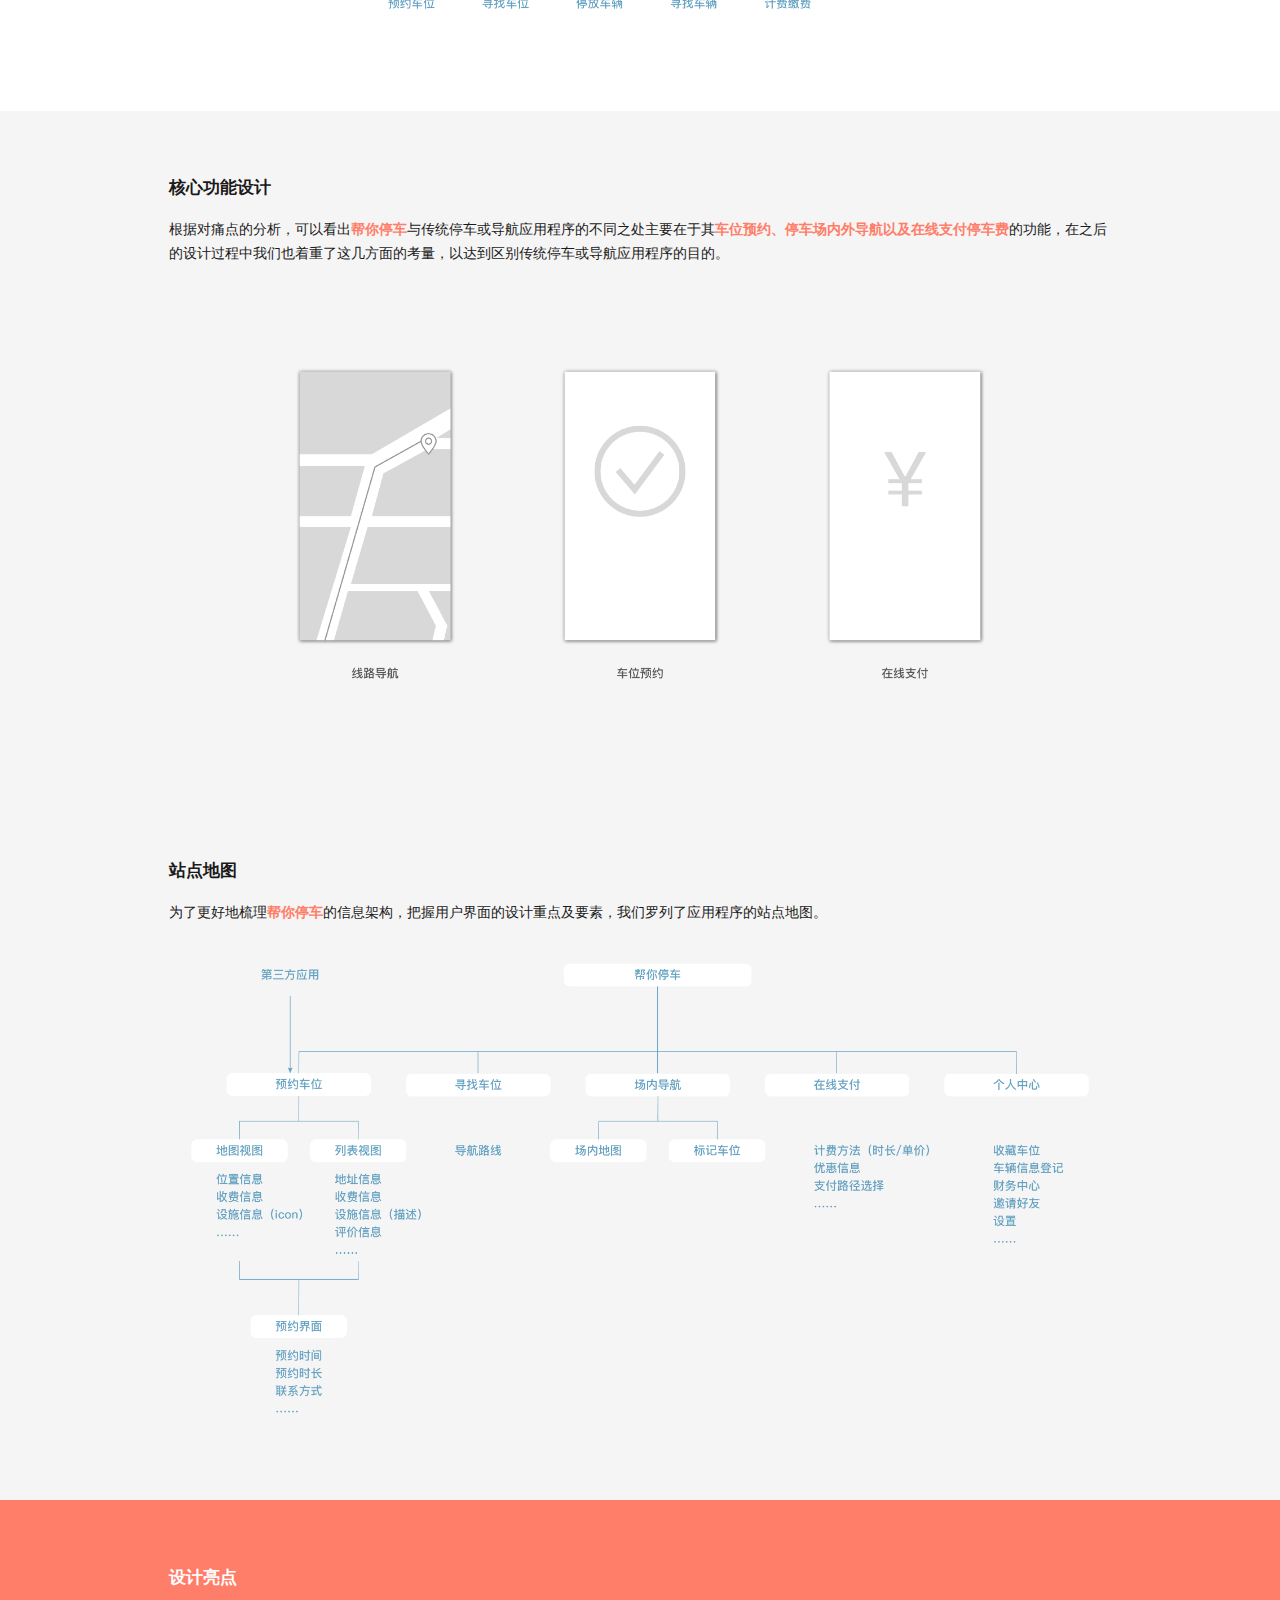
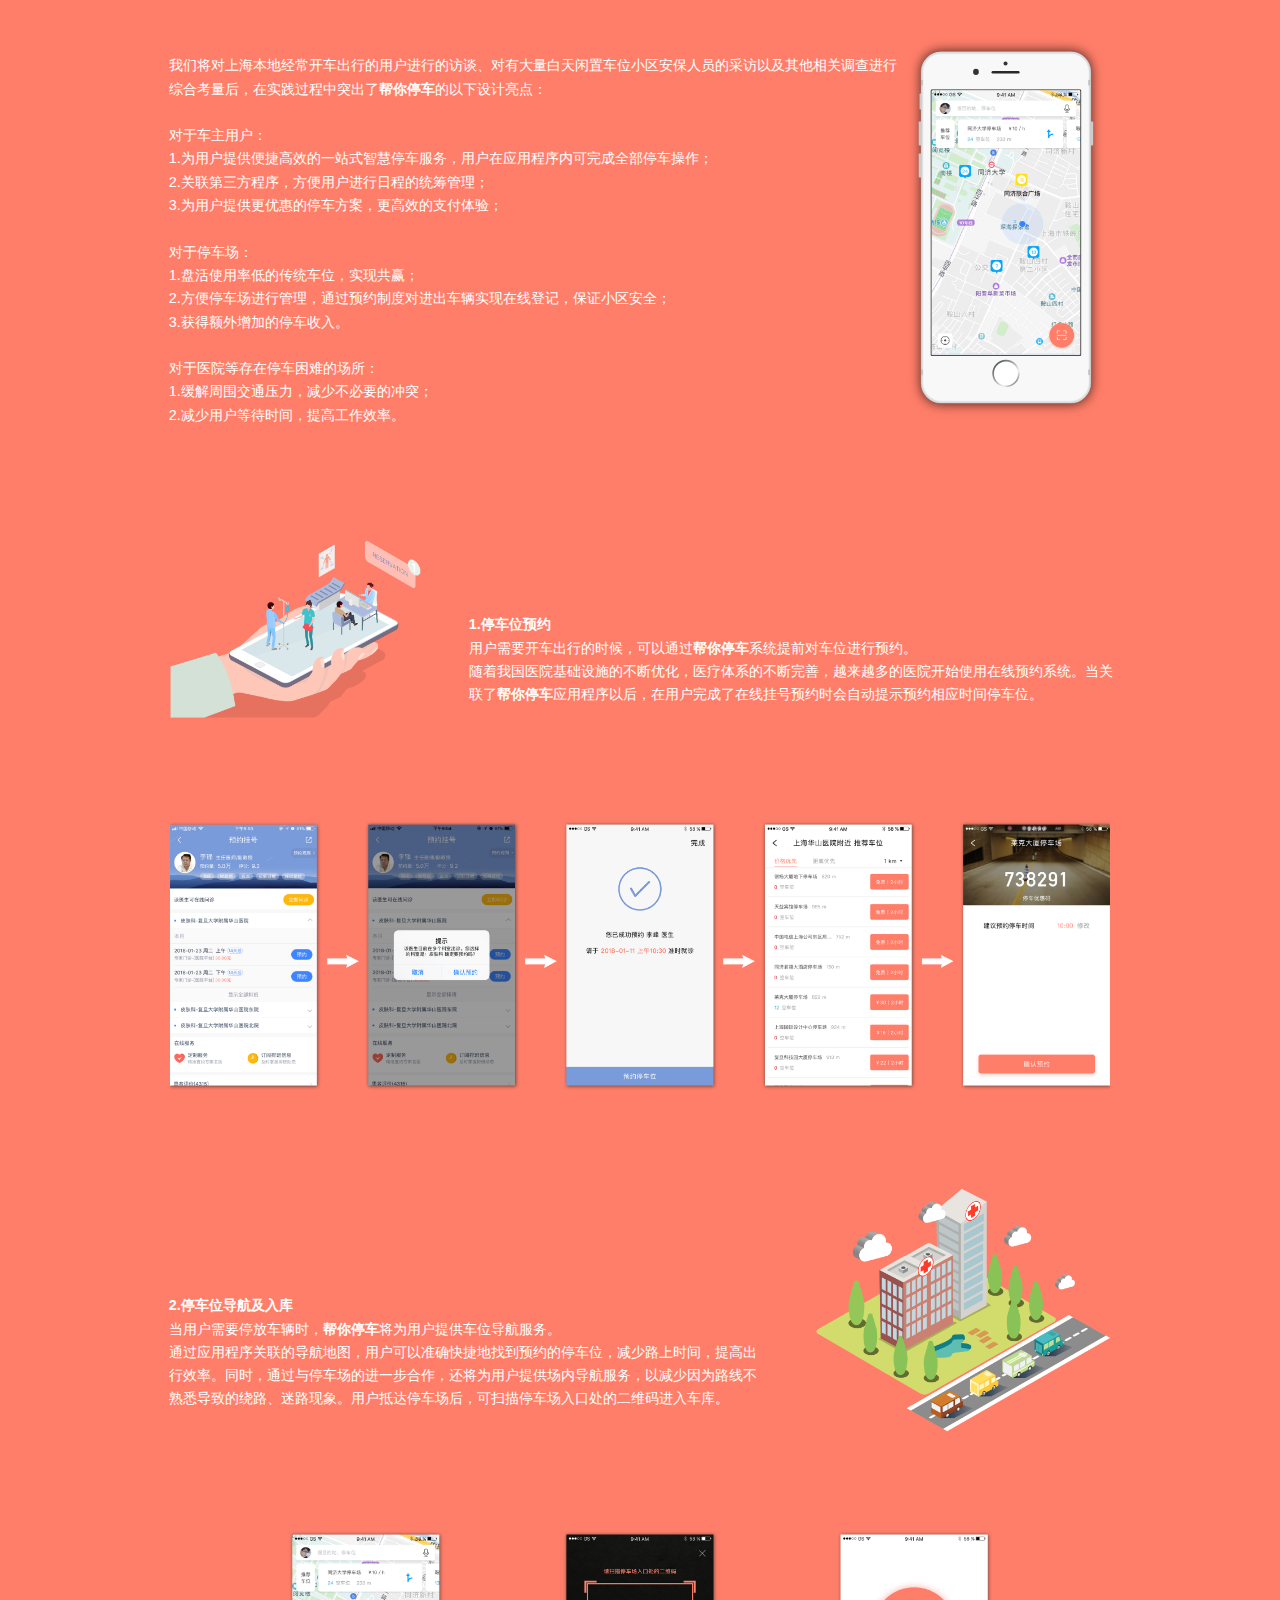
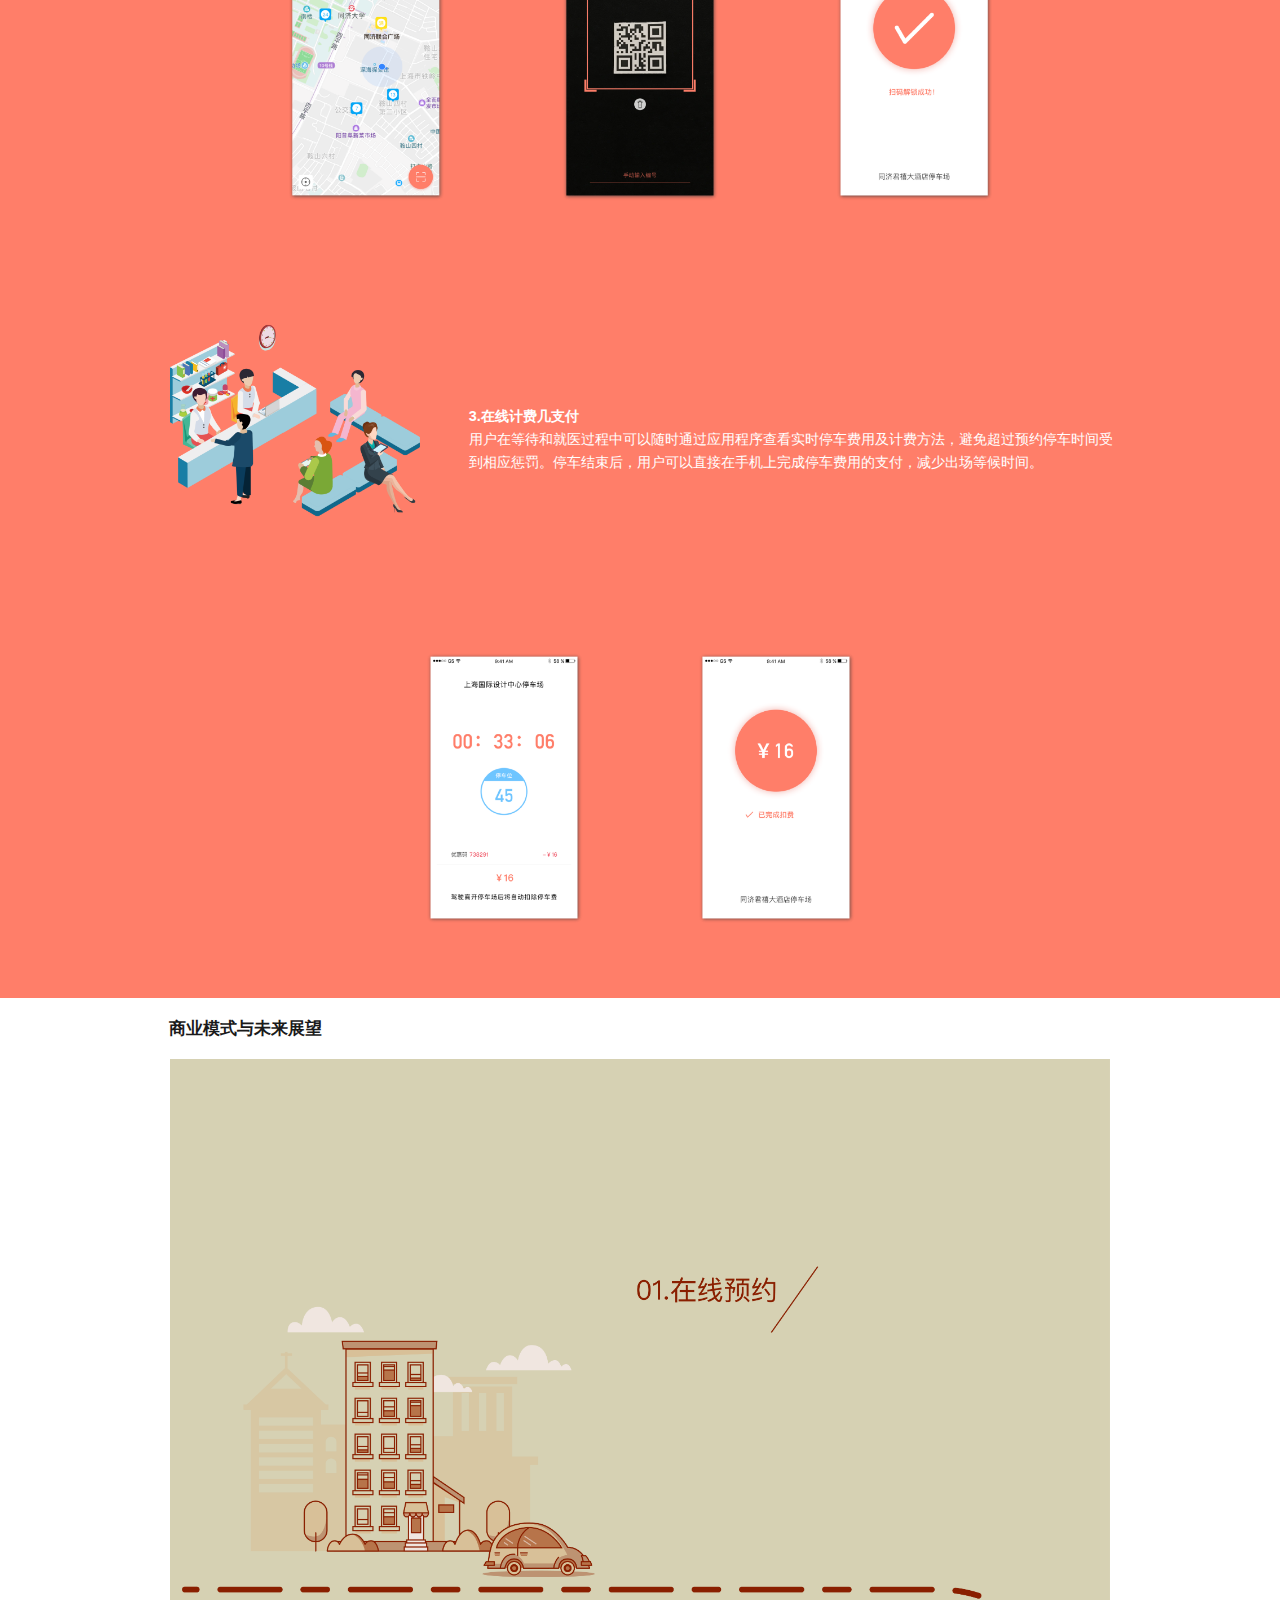
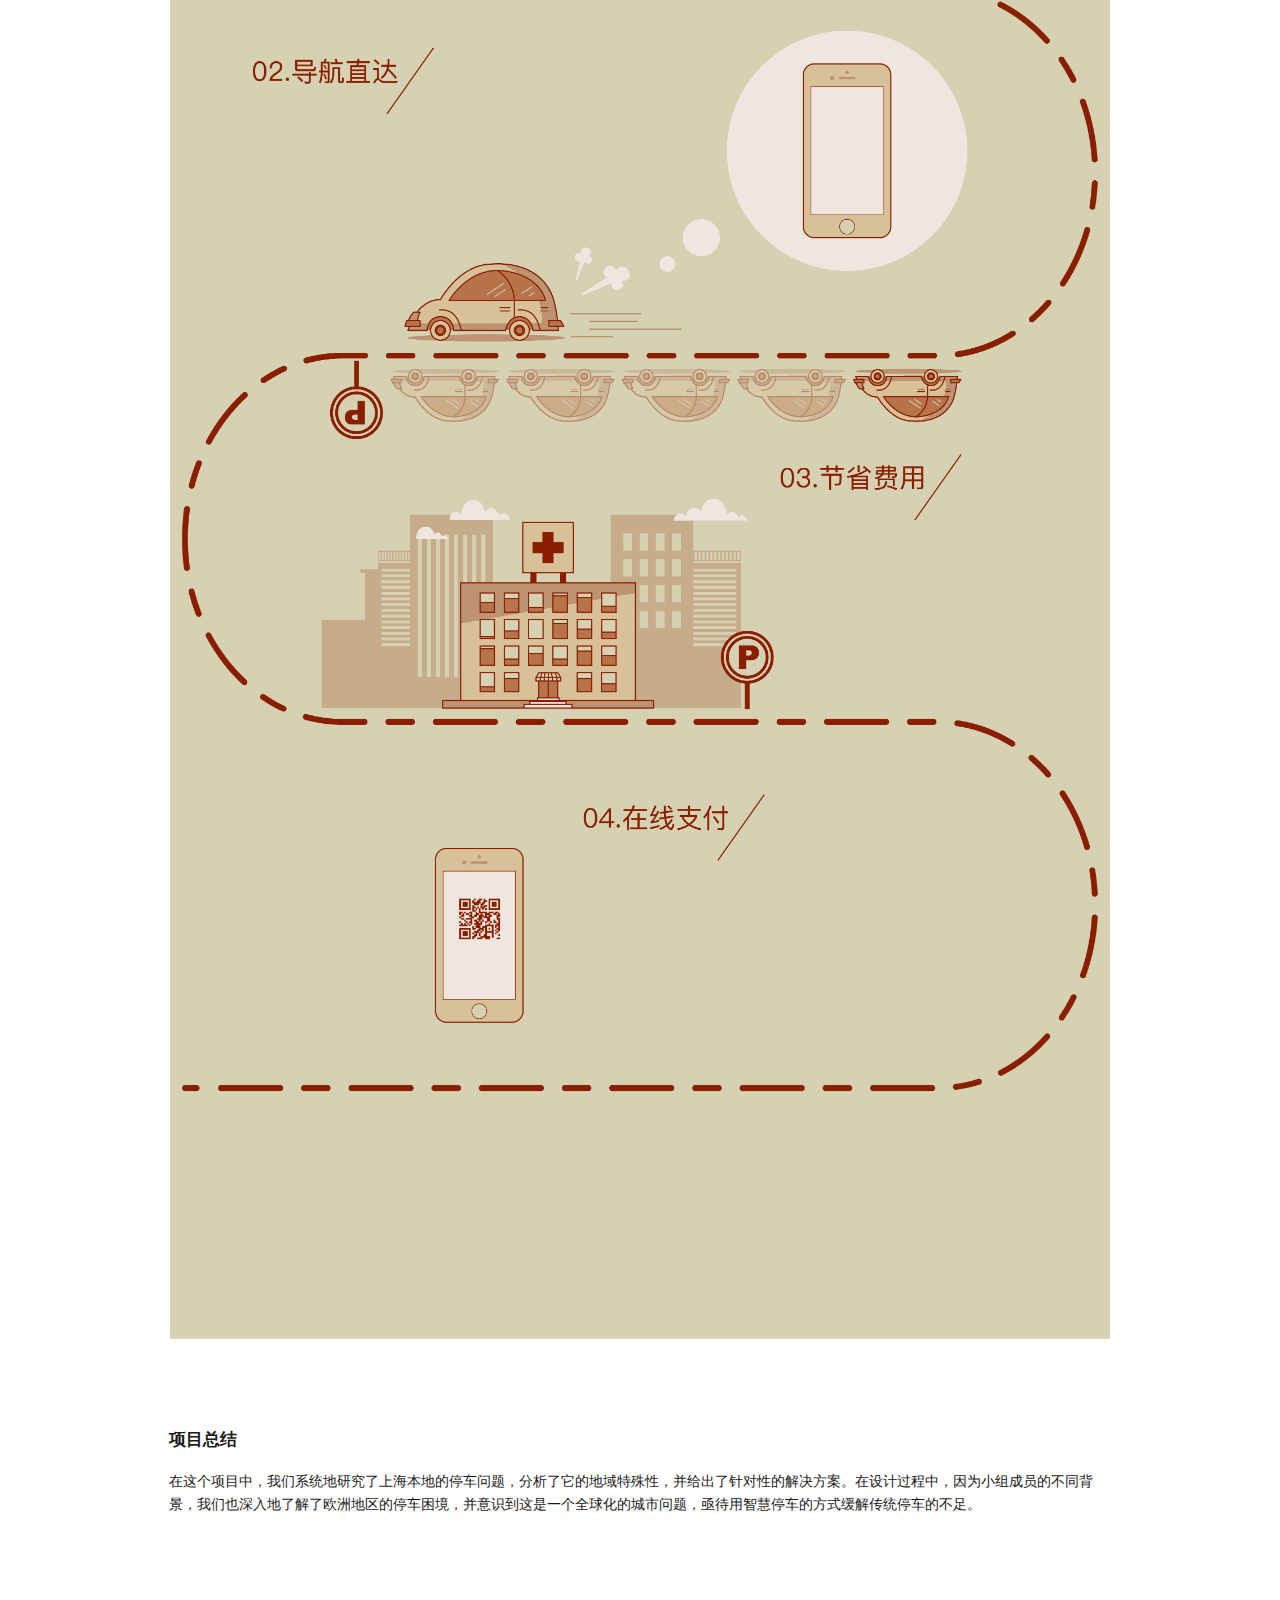
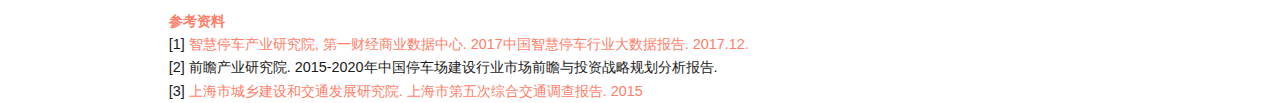
<file: PackPal.html>
<!DOCTYPE html>
<html lang="en">
<head>
	<link rel="stylesheet" type="text/css" href="css/main.css">
	<link rel="shortcut icon" type="image/x-icon" href="img/BunnyPark/BunnyParkLogo.png"/>
	<link rel="stylesheet" type="text/css" href="css/normalize.css" />
	<link rel="stylesheet" type="text/css" href="css/component.css" />
	<link rel="stylesheet" type="text/css" href="css/style.css">
</head>
<title>PackPal - An Automatic Weighing Packaging Machine</title>
<body>
<div class='container'>
	<section class="section section--menu" id="Prospero">
      <nav class="menu menu--prospero">
        <ul class="menu__list">
          <li class="menu__item"><a class="menu__link" onclick="javascript:setTimeout(function(){location.href='index.html';},150);">Projects</a></li>
          <li class="menu__item"><a class="menu__link" onclick="javascript:setTimeout(function(){location.href='gallery.html';},150);">Photography</a></li>
          <li class="menu__item"><a class="menu__link" onclick="javascript:setTimeout(function(){location.href='中文简历.pdf';},150);">About</a></li>
          <li class="menu__item"><a class="menu__link" onclick="javascript:setTimeout(function(){location.href='PackPal_cn.html';},150);">中文</a></li>
        </ul>
      </nav>
    </section>
<header>
	<h1>PackPal</h1>
	<p>An Automatic Weighing Packaging Machine.</p>
</header>
<br>
</div>
<section class="section--red" id="red">
	<div class='container'>
		<br/><br/><br/>
		<h2>Basic Information</h2>
		Responsibility Range：mechanical design and construction, 3D modeling, business model analysis,.<br>
		Team Members：SHI Xiahao, LIU Hangtao, SUN Hanyun, XIE Ziyang<br>
		Director：HU Gailing<br>
		Duration：2016.03 - 2016.05<br>
		<br/><br/><br/><br/><br/><br/><br/><br/>
	</div>
</section>
<div class='container'>
<br/>
<h3>Background</h3>
With the advent of the "Internet +" wave and people's growing concern about health issues, nutritious natural grains such as millet have begun to be more popular and attracted. Many farmers responded to the call of the times and started to sell cereal products online. The micro-commercial sales of cereals are mostly called by artificial means, and the steps are complicated; the grain is easily scattered, and it is almost impossible to recycle after being sprinkled. After market research, it is found that most of the existing packaging machines of the same type have complicated operation and high price, and many functions are not used by small merchants. Compared with the purchase of such expensive large packaging machinery, small merchants are more willing to use traditional labor-intensive operations for traditional packaging operations.<br><br/>
<br/><br/>

<h3>Research</h3>
在国内，统计数据显示，停车位缺口率近50%，九成以上的城市车位使用率小于50%，30%的交通拥堵问题是由停车困难造成的，48%的车辆日常须在停车场排队，其中医院附属及周边的停车场排队现象最为严重<sup><a href="#ref1">[1]</a></sup>。研究表明，2018我国传统停车位数量可达到8000万以上，但与之相对的，用户对停车位的需求数量则高达2.8亿，预测2020年这一数字将达到3.7亿<sup><a href="#ref2">[2]</a></sup>。<br><br/><br/>
<div><image src="img/BunnyPark/01-Data.png"><br></div>
随着供需缺口的不断加大，要想缓解此类矛盾，单凭加大车位供应量很难做到，且因为硬件条件的限制也很难实现，因此，越来越多的人将目光放在了提高停车位利用率这一点上。目前，我国车位使用率相对较低，以上海为例，2015年发布的上海第五次综合交通调查报告显示，2014年上海市中心城区夜间停放需求为133万辆，而居住配建的车位仅为64万个，中心城区配建停车位的缺口高达52%，<b>对车位进行资源整合的空间巨大</b><sup><a href="#ref3">[3]</a></sup>。上海市现有车位的使用率仅为40%，而如果可以利用智慧停车的方式将这一数据提升至80%，那么即使没有新建的停车场，也可以用城市现有的车位满足日益增大的停车需求。<br><br/><br/>
<div><image src="img/BunnyPark/02-Data.png"><br></div>
我国的智慧停车市场尚是一个新兴行业，虽然一些团队已经推出了具备车位实时信息共享、车位预定B2C、车位共享P2P和全流程优化功能的应用程序，但多数还是套用了国外的解决方案，未能做到根据本地使用情景进行设计，使得用户保有度和粘性不高，成效并不显著。智慧停车是一个很有发展潜力的行业，它可以通过提供实时车场信息、车位引导和电子支付等服务有效减少用户在停车、取车上花费的时间。对使用者来说，智慧停车可以<b>提高用户的出行效率</b>；对城市交通来说，发展智慧停车行业可以<b>实现车位资源的合理分配</b>；对停车场所有方来说，能够通过智慧停车<b>提高自身的营收额</b>，可谓一个三赢的解决方案。<br><br/>
<br/>
<h3>Competitive Product Analysis</h3>
我们选取了三个有代表性的应用程序，从页面布局、商业模式和发展瓶颈三个方面，对提供停车场内部、车位信息共享、车位共享P2P服务的产品进行了分析。<br><br/><br/>
<div><image src="img/BunnyPark/03-Competitive.png"><br></div>
<br/>
<h3>问题分析&用户体验地图</h3>
现有的车位共享应用主要依靠建立共享平台的，为车位拥有者及需求者提供对接服务的商业模式运营，但却存在过度依赖弹性社交，对守时性、突发状况估计不足，容易导致<b>客户体验不佳</b>。同时，一些老旧小区在建设时没有完善的停车规划，小区内车位归属方多为开发商、依法取得授权处理的物业管理单位、中介企业或以业主共有的形式存在，因此无法套用车位共享P2P模式，而需采取与小区开发商、物业合作的模式运营。<br><br/><br/>
<div><image src="img/BunnyPark/04-Interview.jpg"><br></div><br/><br/>
为了盘活传统停车位，使传统停车位的使用率得到提高，我们以最常见的<b>居民区配建停车场</b>以及停车最为困难的<b>医院附属停车场</b>为例，通过头脑风暴、用户访谈、实地走访、政策解读分析了现有停车场存在的问题。<br><br/>
<div><image src="img/BunnyPark/05-Trouble.png"><br></div>
<br/>
根据对27位上海本地有停车困难的用户进行深入访谈，我们总结了该用户群体的特点，并根据这些特点制作了用户画像，并对用户的停车体验绘制了可视化的用户体验地图，以更好地发现用户在面对停车困境时的痛点。
<div><image src="img/BunnyPark/06-Persona.png"><br></div><br/>
<h3>设计洞察</h3>
从用户画像和用户体验地图中，可以分析出用户在停车过程中的痛点所在。<br>
<div><image src="img/BunnyPark/07-Painpoint.png"><br></div><br/>
</div>
<section class="section--grey">
	<br/><br/>
	<div class="container">
		<h3>核心功能设计</h3>
		根据对痛点的分析，可以看出<b>帮你停车</b>与传统停车或导航应用程序的不同之处主要在于其<b>车位预约、停车场内外导航以及在线支付停车费</b>的功能，在之后的设计过程中我们也着重了这几方面的考量，以达到区别传统停车或导航应用程序的目的。<br>
		<div><image src="img/BunnyPark/08-Function.png"><br></div><br/>
		<h3>站点地图</h3>
		为了更好地梳理<b>帮你停车</b>的信息架构，把握用户界面的设计重点及要素，我们罗列了应用程序的站点地图。<br>
		<div><image src="img/BunnyPark/09-Sitemap.png"><br></div><br/>
		</image></div>
		<section class="section--red">
			<div class="container">
				<br/><br/>
				<h3>设计亮点</h3>
				<div class="iphone" style="zoom:0.5; float:right;margin:0">
					<div class="iphone-top">
						<span class="camera"></span>
						<span class="sensor"></span>
						<span class="speaker"></span>
					</div>
					<div class="top-bar"></div>
					<div class="iphone-screen">
						<img src="img/BunnyPark/10-Mainpage.png" alt="" />
					</div>
					<div class="buttons">
						<span class="on-off"></span>
						<span class="sleep"></span>
						<span class="up"></span>
						<span class="down"></span>
					</div>
					<div class="bottom-bar"></div>
					<div class="iphone-bottom">
						<span></span>
					</div>
				</div><br><br/>
	我们将对上海本地经常开车出行的用户进行的访谈、对有大量白天闲置车位小区安保人员的采访以及其他相关调查进行综合考量后，在实践过程中突出了<b>帮你停车</b>的以下设计亮点：<br><br/>
	对于车主用户：<br>
	1.为用户提供便捷高效的一站式智慧停车服务，用户在应用程序内可完成全部停车操作；<br>
	2.关联第三方程序，方便用户进行日程的统筹管理；<br>
	3.为用户提供更优惠的停车方案，更高效的支付体验；<br>
	<br/>
	对于停车场：<br>
	1.盘活使用率低的传统车位，实现共赢；<br>
	2.方便停车场进行管理，通过预约制度对进出车辆实现在线登记，保证小区安全；<br>
	3.获得额外增加的停车收入。<br>
	<br/>
	对于医院等存在停车困难的场所：<br>
	1.缓解周围交通压力，减少不必要的冲突；<br>
	2.减少用户等待时间，提高工作效率。<br><br/><br/><br/>
	</div>
	<div class="container">	
	<div class="pleft" style="position: absolute;">
		<br/><br/><br/><br/><br/>
		<b>1.停车位预约</b><br/>
		用户需要开车出行的时候，可以通过<b>帮你停车</b>系统提前对车位进行预约。<br>
		随着我国医院基础设施的不断优化，医疗体系的不断完善，越来越多的医院开始使用在线预约系统。当关联了<b>帮你停车</b>应用程序以后，在用户完成了在线挂号预约时会自动提示预约相应时间停车位。<br>
	</div>
	<div><image src="img/BunnyPark/11-Scenario.png"><br></div><br/>	
	<div><image src="img/BunnyPark/12-UIpage.png"><br></div><br/>
	<div class="pright" style="position: absolute;">
			<br/><br/><br/><br/><br/>
			<b>2.停车位导航及入库</b><br/>
			当用户需要停放车辆时，<b>帮你停车</b>将为用户提供车位导航服务。<br>
			通过应用程序关联的导航地图，用户可以准确快捷地找到预约的停车位，减少路上时间，提高出行效率。同时，通过与停车场的进一步合作，还将为用户提供场内导航服务，以减少因为路线不熟悉导致的绕路、迷路现象。用户抵达停车场后，可扫描停车场入口处的二维码进入车库。<br>
		</div>
		<div><img src="img/BunnyPark/13-Scenario.png"><br></div><br/>
		<div><img src="img/BunnyPark/14-UIpage.png"><br></div><br/>
	</div>
	<div class="container">
	<div class="pleft" style="position: absolute;">
		<br/><br/><br/><br/><br/>
		<b>3.在线计费几支付</b><br/>
		用户在等待和就医过程中可以随时通过应用程序查看实时停车费用及计费方法，避免超过预约停车时间受到相应惩罚。停车结束后，用户可以直接在手机上完成停车费用的支付，减少出场等候时间。<br>
	</div>
	<div><image src="img/BunnyPark/15-Scenario.png"><br></div><br/>
	<div><img src="img/BunnyPark/16-UIpage.png"><br></div><br/>
</section>
</section>
<div class="container">
<h3>商业模式与未来展望</h3>
<div><image src="img/BunnyPark/17-Illustration.png"><br></div><br/>
<br/>
<h3>项目总结</h3>
在这个项目中，我们系统地研究了上海本地的停车问题，分析了它的地域特殊性，并给出了针对性的解决方案。在设计过程中，因为小组成员的不同背景，我们也深入地了解了欧洲地区的停车困境，并意识到这是一个全球化的城市问题，亟待用智慧停车的方式缓解传统停车的不足。<br>
<br/><br/><br/><br/>
<b>参考资料</b><br>
[1] <a id="ref1" href="#" onclick="window.open('https://cbndata.com/report/505/detail?isReading=report&page=1&readway=across')">智慧停车产业研究院, 第一财经商业数据中心. 2017中国智慧停车行业大数据报告. 2017.12.</a><br>
[2] <a id="ref2"></a>前瞻产业研究院. 2015-2020年中国停车场建设行业市场前瞻与投资战略规划分析报告. <br>
[3] <a id="ref3" href="#" onclick="window.open('https://wenku.baidu.com/view/6366c931195f312b3069a564.html?re=view')">上海市城乡建设和交通发展研究院. 上海市第五次综合交通调查报告. 2015</a><br>
</div>


<!--nav-->
<script src="js/classienav.js"></script>
  <script src="js/clipboard.min.js"></script>
  <script>
    (function() {
      [].slice.call(document.querySelectorAll('.menu')).forEach(function(menu) {
        var menuItems = menu.querySelectorAll('.menu__link'),
          setCurrent = function(ev) {
            ev.preventDefault();

            var item = ev.target.parentNode; // li

            // return if already current
            if( classie.has(item, 'menu__item--current') ) {
              return false;
            }
            // remove current
            classie.remove(menu.querySelector('.menu__item--current'), 'menu__item--current');
            // set current
            classie.add(item, 'menu__item--current');
          };

        [].slice.call(menuItems).forEach(function(el) {
          el.addEventListener('click', setCurrent);
        });
      });
    })(window);
  </script>
</body>
</file>
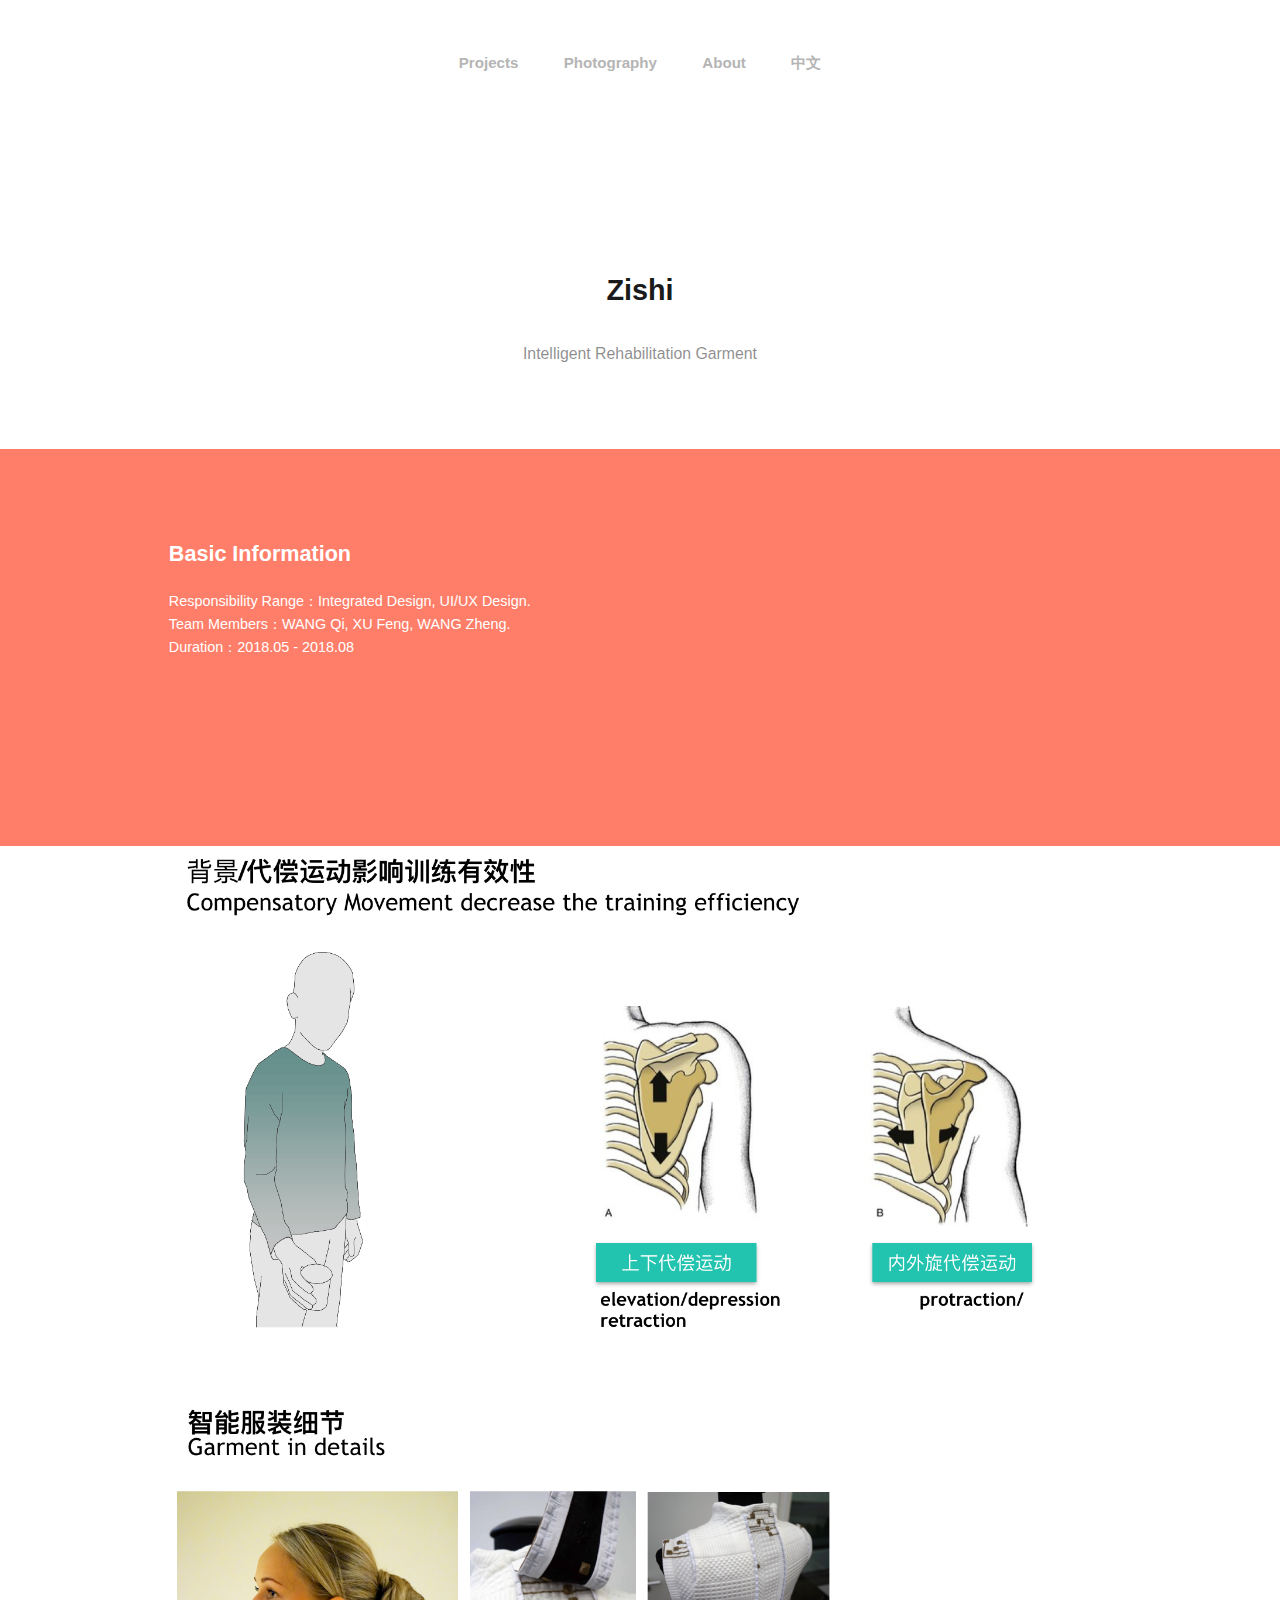
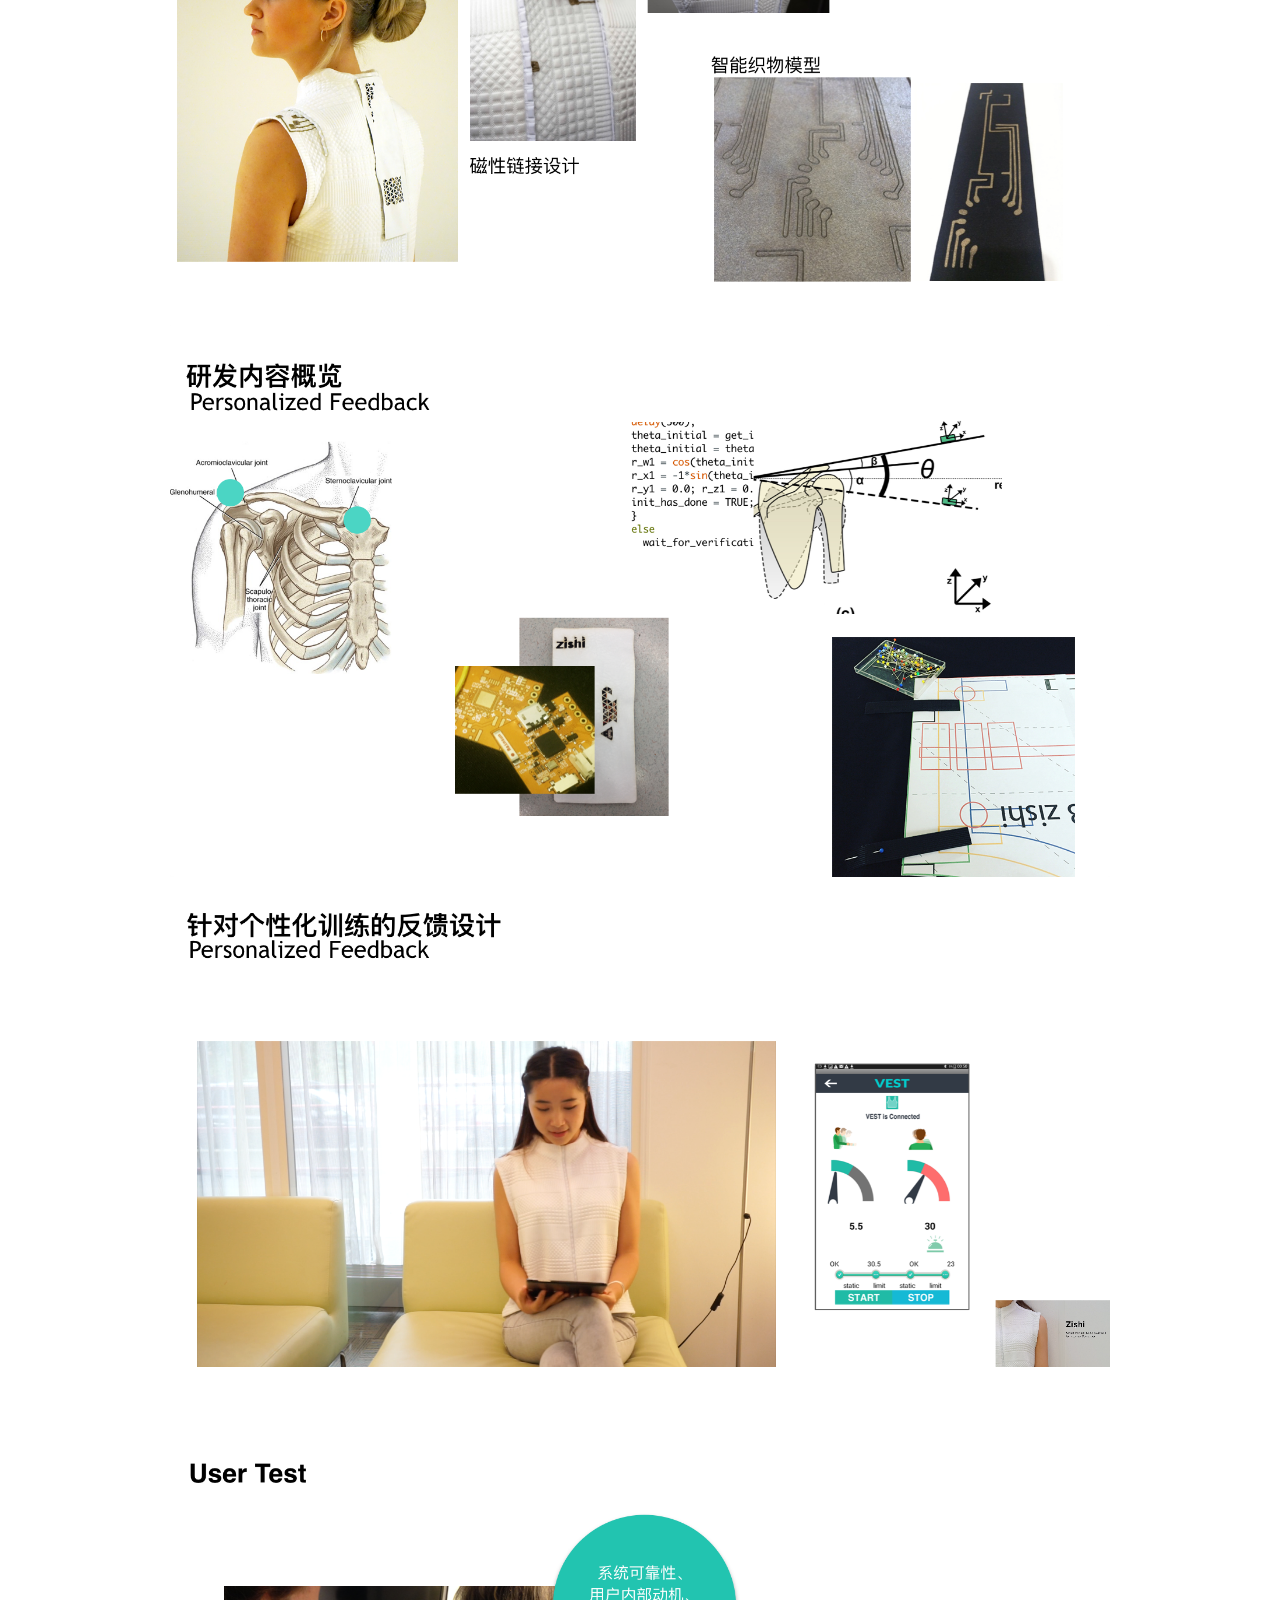
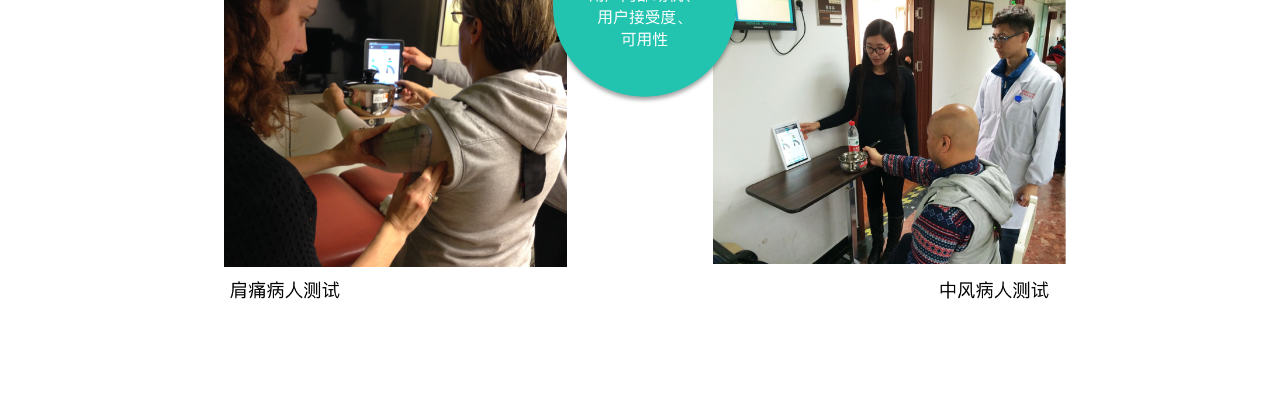
<file: Zishi.html>
<!DOCTYPE html>
<html lang="en">
<head>
	<link rel="stylesheet" type="text/css" href="css/main.css">
	<link rel="shortcut icon" type="image/x-icon" href="img/BunnyPark/BunnyParkLogo.png"/>
	<link rel="stylesheet" type="text/css" href="css/normalize.css" />
	<link rel="stylesheet" type="text/css" href="css/component.css" />
	<link rel="stylesheet" type="text/css" href="css/style.css">
</head>
<title>Zishi - Intelligent Rehabilitation Garment</title>
<body>
<div class='container'>
	<section class="section section--menu" id="Prospero">
      <nav class="menu menu--prospero">
        <ul class="menu__list">
          <li class="menu__item"><a class="menu__link" onclick="javascript:setTimeout(function(){location.href='index.html';},150);">Projects</a></li>
          <li class="menu__item"><a class="menu__link" onclick="javascript:setTimeout(function(){location.href='gallery.html';},150);">Photography</a></li>
          <li class="menu__item"><a class="menu__link" onclick="javascript:setTimeout(function(){location.href='中文简历.pdf';},150);">About</a></li>
          <li class="menu__item"><a class="menu__link" onclick="javascript:setTimeout(function(){location.href='PackPal_cn.html';},150);">中文</a></li>
        </ul>
      </nav>
    </section>
<header>
	<h1>Zishi</h1>
	<p>Intelligent Rehabilitation Garment</p>
</header>
<br>
</div>
<section class="section--red" id="red">
	<div class='container'>
		<br/><br/><br/>
		<h2>Basic Information</h2>
		Responsibility Range：Integrated Design, UI/UX Design.<br>
		Team Members：WANG Qi, XU Feng, WANG Zheng.<br>
		Duration：2018.05 - 2018.08<br>
		<br/><br/><br/><br/><br/><br/><br/><br/>
	</div>
</section>
<div class='container'>

<div><image src="img/Zishi/Zi1.png"></image><br></div>
<div><image src="img/Zishi/Zi2.png"></image><br></div>	
<div><image src="img/Zishi/Zi3.png"></image><br></div>
<div><image src="img/Zishi/Zi4.png"></image><br></div>
<div><image src="img/Zishi/Zi5.png"></image><br></div>
</div>


<!--nav-->
<script src="js/classienav.js"></script>
  <script src="js/clipboard.min.js"></script>
  <script>
    (function() {
      [].slice.call(document.querySelectorAll('.menu')).forEach(function(menu) {
        var menuItems = menu.querySelectorAll('.menu__link'),
          setCurrent = function(ev) {
            ev.preventDefault();

            var item = ev.target.parentNode; // li

            // return if already current
            if( classie.has(item, 'menu__item--current') ) {
              return false;
            }
            // remove current
            classie.remove(menu.querySelector('.menu__item--current'), 'menu__item--current');
            // set current
            classie.add(item, 'menu__item--current');
          };

        [].slice.call(menuItems).forEach(function(el) {
          el.addEventListener('click', setCurrent);
        });
      });
    })(window);
  </script>
</body>
</file>
<file: css/main.css>
* {
  margin: 800;
  box-sizing: border-box;
}

:root {
  font-size: 14.4px;
  font-family: San Francisco, PingFang SC, Arial;;
  line-height: 1.618;
  font-weight: 200;
}

body {
  background-color: #fff;
  color: #1a1a1a;
}

a {
  color: #ff7e69;
  text-decoration: none;
  outline: none;
}

a:hover {
}

p {
  font-size: 1.1rem;
  color: rgba(26, 26, 26, 0.5);
}

.subtitle{
  font-size: 0.8rem;
  color: rgba(26, 26, 26, 0.5);
}

.pright{ 
  max-width: 600px;
}

.imgright{
  margin-left: 650px;
  max-width: 350px;
}

.pleft{
  margin-left: 300px;
  max-width: 650px;
  margin-right: 0 auto;
}

.small {
  font-size: 1rem;
  margin-top: 1em;
}

.container {
  max-width: 1000px;
  margin: 0 auto;
  padding: 0rem 2rem;
}
.gallerycontainer {
  max-width: 1200px;
  margin: 0 auto;
  padding: 0rem 2rem;
}

img{
  max-width: 940px;
  margin:0 auto;
  padding: 0rem 0rem;
  display: table-cell;
  vertical-align: middle;
}

header {
  text-align: center;
  padding-bottom: 3rem;
}

h1 {
  font-size: 2.6rem;
  line-height: 1.2em;
  padding-bottom: 1rem;
  font-weight: 600;
}

svg {
  position: absolute;
  top: 0;
  left: 0;
  width: 100%;
  height: 100%;
}

circle {
  -webkit-transform-origin: 50% 50%;
          transform-origin: 50% 50%;
  -webkit-transform: scale(0);
          transform: scale(0);
  transition: -webkit-transform 200ms cubic-bezier(0.25, 0.46, 0.45, 0.94);
  transition: transform 200ms cubic-bezier(0.25, 0.46, 0.45, 0.94);
  transition: transform 200ms cubic-bezier(0.25, 0.46, 0.45, 0.94), -webkit-transform 200ms cubic-bezier(0.25, 0.46, 0.45, 0.94);
}

b{
  color:#ff7e69;
}

text {
  font-size: 1.1rem;
  text-transform: uppercase;
  text-anchor: middle;
  letter-spacing: 1px;
  font-weight: 600;
}

.svg-text {
  fill: #545a64;
}

.svg-masked-text {
  fill: white;
  text-shadow:3px 3px 2px #7f7f7f;
}

image {
  -webkit-transform: scale(1.1);
          transform: scale(1.1);
  -webkit-transform-origin: 50% 50%;
          transform-origin: 50% 50%;
  transition: -webkit-transform 200ms cubic-bezier(0.25, 0.46, 0.45, 0.94);
  transition: transform 200ms cubic-bezier(0.25, 0.46, 0.45, 0.94);
  transition: transform 200ms cubic-bezier(0.25, 0.46, 0.45, 0.94), -webkit-transform 200ms cubic-bezier(0.25, 0.46, 0.45, 0.94);
}

.items {
  display: flex;
  flex-flow: row wrap;
  justify-content: center;
}

.item {
  display: flex;
  align-items: center;
  justify-content: center;
  position: relative;
  overflow: hidden;
  width: 300px;
  height: 200px;
  margin: 5px;
  cursor: pointer;
  background-color: #f5f5f5;
  border-radius: 2px;
  box-shadow: 0 5px 5px rgba(0, 0, 0, 0.1), inset 0 0px 0px 1px rgba(0, 0, 0, 0.07);
  -webkit-transform: translateZ(0);
          transform: translateZ(0);
}

.item:hover circle,
.item:hover image {
  -webkit-transform: scale(1);
          transform: scale(1);
}

button {
  width: 12px;
  height: 12px;
  border: none;
  -webkit-appearance: none;
     -moz-appearance: none;
          appearance: none;
  border-radius: 1px;
}
button.dark {
  background-color: #2f3238;
  box-shadow: 0 0 0 1px rgba(0, 0, 0, 0.5);
}
button.light {
  background-color: #f9f9f9;
  box-shadow: 0 0 0 1px rgba(0, 0, 0, 0.5);
}

.options {
  position: absolute;
  top: 1rem;
  right: 1rem;
}
.options button {
  margin-left: .5rem;
}

.left{
    position: : absolute;
    width: 400px;
    margin-right: 20px;    //形成20px的间隔
}
.right{
    overflow: hidden; //通过设置overflow: hidden来触发BFC特性
}


.section--red{
  background: #ff7e69;
  color: #fff;
}
.section--red b{
  color:#fff;
}

.section--grey{
  background: #f6f5f5;
}
.section--green{
  background: #BDD8B1;
}
.section--pinklow{
  background: #ECE0DD;
}
</file>
<file: css/component.css>
@import url(http://fonts.useso.com/css?family=Raleway:200,500,700,800);
@font-face {
    font-family: 'icomoon';
    src:url('../fonts/icomoon.eot?rretjt');
    src:url('../fonts/icomoon.eot?#iefixrretjt') format('embedded-opentype'),
        url('../fonts/icomoon.woff?rretjt') format('woff'),
        url('../fonts/icomoon.ttf?rretjt') format('truetype'),
        url('../fonts/icomoon.svg?rretjt#icomoon') format('svg');
    font-weight: normal;
    font-style: normal;
}

[class^="icon-"], [class*=" icon-"] {
    font-family: 'icomoon';
    speak: none;
    font-style: normal;
    font-weight: normal;
    font-variant: normal;
    text-transform: none;
    line-height: 1;

    /* Better Font Rendering =========== */
    -webkit-font-smoothing: antialiased;
    -moz-osx-font-smoothing: grayscale;
}

body, html { font-size: 100%;   padding: 0; margin: 0;}

/* Reset */
*,
*:after,
*:before {
    -webkit-box-sizing: border-box;
    -moz-box-sizing: border-box;
    box-sizing: border-box;
}

/* Clearfix hack by Nicolas Gallagher: http://nicolasgallagher.com/micro-clearfix-hack/ */
.clearfix:before,
.clearfix:after {
    content: " ";
    display: table;
}

.clearfix:after {
    clear: both;
}

.hidden {
    position: absolute;
    overflow: hidden;
    width: 0;
    height: 0;
    pointer-events: none;
}

/* Content */
.content {
    padding: 0em 0;
}

.section {
    display: -webkit-flex;
    display: flex;
    -webkit-flex-direction: column;
    flex-direction: column;
    -webkit-justify-content: center;
    justify-content: center;
    -webkit-align-items: center;
    align-items: center;
}

.section:nth-child(even) {
    color: #fff;
    background: #2a282b;
}

.section--menu {
    position: relative;
    overflow: hidden;
    min-height: 20vh;
    padding: 2em 0 8em;
}

.section__title {
    font-size: 0.65em;
    font-weight: 700;
    -webkit-flex: none;
    flex: none;
    margin: 3em 0 15em;
    text-indent: 3px;
    letter-spacing: 3px;
    text-transform: uppercase;
    color: #d1d1d1;
}

.section--intro {
    font-size: 2em;
    position: relative;
    min-height: 100vh;
    text-align: center;
    color: #fff;
}

.section--intro p {
    max-width: 1000px;
    margin: 0 auto;
    padding: 1em;
}

/* Common styles for all menus */
.menu {
    line-height: 1;
    margin: 0 auto 3em;
}

.menu__list {
    position: relative;
    display: -webkit-flex;
    display: flex;
    -webkit-flex-wrap: wrap;
    flex-wrap: wrap;
    margin: 0;
    padding: 0;
    list-style: none;
}

.menu__item {
    display: block;
    margin: 1em 0;
}

.menu__link {
    font-size: 1.05em;
    font-weight: bold;
    display: block;
    padding: 1em;
    cursor: pointer;
    -webkit-user-select: none;
    -moz-user-select: none;
    -ms-user-select: none;
    user-select: none;
    -webkit-touch-callout: none;
    -khtml-user-select: none;
    -webkit-tap-highlight-color: rgba(0, 0, 0, 0);
}

.menu__link:hover,
.menu__link:focus {
    outline: none;
}

/* Individual styles */


/* Prospero */
.menu--prospero .menu__link {
    position: relative;
    display: block;
    margin: 0 1.5em;
    padding: 0.75em 0;
    text-align: center;
    color: #b5b5b5;
    -webkit-transition: color 0.3s;
    transition: color 0.3s;
}

.menu--prospero .menu__link:hover,
.menu--prospero .menu__link:focus {
    color: #929292;
}

.menu--prospero .menu__item--current .menu__link {
    color: #d94f5c;
}

.menu--prospero .menu__link::before {
    content: '';
    position: absolute;
    bottom: 0;
    left: 0;
    width: 100%;
    height: 4px;
    background: #d94f5c;
    -webkit-transform: scale3d(0, 1, 1);
    transform: scale3d(0, 1, 1);
    -webkit-transition: -webkit-transform 0.1s;
    transition: transform 0.1s;
}

.menu--prospero .menu__item--current .menu__link::before {
    -webkit-transform: scale3d(1, 1, 1);
    transform: scale3d(1, 1, 1);
    -webkit-transition-timing-function: cubic-bezier(0.4, 0, 0.2, 1);
    transition-timing-function: cubic-bezier(0.4, 0, 0.2, 1);
    -webkit-transition-duration: 0.3s;
    transition-duration: 0.3s;
}

/* Media queries */

/* Stack items for smaller screens */
@media screen and (max-width:55em) {
    .menu__list {
        display: block;
        margin: 0 auto;
    }

}
</file>
<file: Main.css>
* {
  margin: 800;
  box-sizing: border-box;
}

:root {
  font-size: 13px;
  font-family: 'Source Sans Pro', sans-serif;
  line-height: 1.618;
  font-weight: 400;
}

body {
  background-color: #2f3238;
  color: #f5f5f5;
}

a {
  color: #1abc89;
}

a:hover {
  opacity: .8;
}

p {
  font-size: 1.2rem;
  color: rgba(245, 245, 245, 0.5);
}

.small {
  font-size: 1rem;
  margin-top: 1em;
}

.container {
  max-width: 1200px;
  margin: 0 auto;
  padding: 4rem 2rem;
}

header {
  text-align: center;
  padding-bottom: 3rem;
}

h1 {
  font-size: 2.6rem;
  line-height: 1.2em;
  padding-bottom: 1rem;
  font-weight: 600;
}

svg {
  position: absolute;
  top: 0;
  left: 0;
  width: 100%;
  height: 100%;
}

circle {
  -webkit-transform-origin: 50% 50%;
          transform-origin: 50% 50%;
  -webkit-transform: scale(0);
          transform: scale(0);
  transition: -webkit-transform 200ms cubic-bezier(0.25, 0.46, 0.45, 0.94);
  transition: transform 200ms cubic-bezier(0.25, 0.46, 0.45, 0.94);
  transition: transform 200ms cubic-bezier(0.25, 0.46, 0.45, 0.94), -webkit-transform 200ms cubic-bezier(0.25, 0.46, 0.45, 0.94);
}

text {
  font-size: 1.1rem;
  text-transform: uppercase;
  text-anchor: middle;
  letter-spacing: 1px;
  font-weight: 600;
}

.svg-text {
  fill: #545a64;
}

.svg-masked-text {
  fill: white;
}

image {
  -webkit-transform: scale(1.1);
          transform: scale(1.1);
  -webkit-transform-origin: 50% 50%;
          transform-origin: 50% 50%;
  transition: -webkit-transform 200ms cubic-bezier(0.25, 0.46, 0.45, 0.94);
  transition: transform 200ms cubic-bezier(0.25, 0.46, 0.45, 0.94);
  transition: transform 200ms cubic-bezier(0.25, 0.46, 0.45, 0.94), -webkit-transform 200ms cubic-bezier(0.25, 0.46, 0.45, 0.94);
}

.items {
  display: flex;
  flex-flow: row wrap;
  justify-content: center;
}

.item {
  display: flex;
  align-items: center;
  justify-content: center;
  position: relative;
  overflow: hidden;
  width: 300px;
  height: 200px;
  margin: 5px;
  cursor: pointer;
  background-color: #3b3e46;
  border-radius: 2px;
  box-shadow: 0 5px 5px rgba(0, 0, 0, 0.02), inset 0 0px 0px 1px rgba(0, 0, 0, 0.07);
  -webkit-transform: translateZ(0);
          transform: translateZ(0);
}

.item:hover circle,
.item:hover image {
  -webkit-transform: scale(1);
          transform: scale(1);
}

button {
  width: 12px;
  height: 12px;
  border: none;
  -webkit-appearance: none;
     -moz-appearance: none;
          appearance: none;
  box-shadow: 0 0 0 1px rgba(0, 0, 0, 0.5);
  border-radius: 1px;
}
button.dark {
  background-color: #2f3238;
}
button.light {
  background-color: #f9f9f9;
}

.options {
  position: absolute;
  top: 1rem;
  right: 1rem;
}
.options button {
  margin-left: .5rem;
}

.light {
  background-color: #f9f9f9;
  color: #1a1a1a;
}
.light p {
  color: rgba(26, 26, 26, 0.5);
}
.light .item {
  background: #f5f5f5;
}
.light .svg-text {
  fill: rgba(0, 0, 0, 0.1);
}
</file>
<file: css/style.css>
*, *:after, *:before {
  box-sizing: border-box;
}


.iphone {
  box-shadow: inset 0 0 3px 0 rgba(0, 0, 0, 0.2), 0 0 0 1px #999, 0 0 30px 0px rgba(0, 0, 0, 0.7);
  border: 5px solid #d9dbdc;
  background: #f8f8f8;
  padding: 15px;
  border-radius: 50px;
  height: 877px;
  width: 423px;
  position: relative;
  margin: 30px auto;
  -webkit-transform: scale(0.8);
          transform: scale(0.8);
}

.iphone-top {
  padding: 5px 110px 40px;
  position: relative;
}
.iphone-top .speaker {
  display: block;
  width: 70px;
  height: 6px;
  margin: 0 auto;
  border-radius: 6px;
  background: #292728;
}
.iphone-top .camera {
  display: block;
  margin: 0 auto;
  height: 10px;
  width: 10px;
  border-radius: 50%;
  margin-bottom: 13px;
  background: #333;
}
.iphone-top .sensor {
  display: block;
  width: 15px;
  height: 15px;
  float: left;
  background: #333;
  margin-top: -5px;
  border-radius: 50%;
}

.top-bar, .bottom-bar {
  display: block;
  width: 423px;
  height: 15px;
  border-left: 5px solid #BBB;
  border-right: 5px solid #BBB;
  position: absolute;
  left: -5px;
}

.top-bar {
  top: 65px;
}

.bottom-bar {
  bottom: 65px;
}

.iphone-screen {
  background: #eee;
  border: 1px solid #fff;
  height: 667px;
  width: 375px;
  margin: 0 auto;
  border: 2px solid rgba(0, 0, 0, 0.9);
  border-radius: 3px;
  overflow: hidden;
}
.iphone-screen img {
  width: 100%;
}

.buttons .on-off, .buttons .up, .buttons .down, .buttons .sleep {
  display: block;
  background: #CCC;
  position: absolute;
  border-radius: 2px 0px 0px 2px;
}
.buttons .on-off {
  height: 40px;
  width: 3px;
  top: 100px;
  left: -8px;
}
.buttons .up, .buttons .down, .buttons .sleep {
  height: 60px;
  width: 5px;
  left: -10px;
}
.buttons .up {
  top: 170px;
}
.buttons .down {
  top: 250px;
}
.buttons .sleep {
  left: auto;
  right: -10px;
  top: 170px;
  border-radius: 0px 2px 2px 0px;
}

.iphone-bottom {
  padding: 10px 0 0;
}
.iphone-bottom span {
  display: block;
  margin: 0 auto;
  width: 68px;
  height: 68px;
  background: #ccc;
  border-radius: 50%;
  background: -webkit-linear-gradient(315deg, #303233 0%, #b5b7b9 50%, #f0f2f2 69%, #303233 100%);
  background: linear-gradient(135deg, #303233 0%, #b5b7b9 50%, #f0f2f2 69%, #303233 100%);
  position: relative;
}
.iphone-bottom span:after {
  content: "";
  display: block;
  width: 60px;
  height: 60px;
  background: #fff;
  border-radius: 50%;
  position: absolute;
  left: 4px;
  top: 4px;
}
</file>
